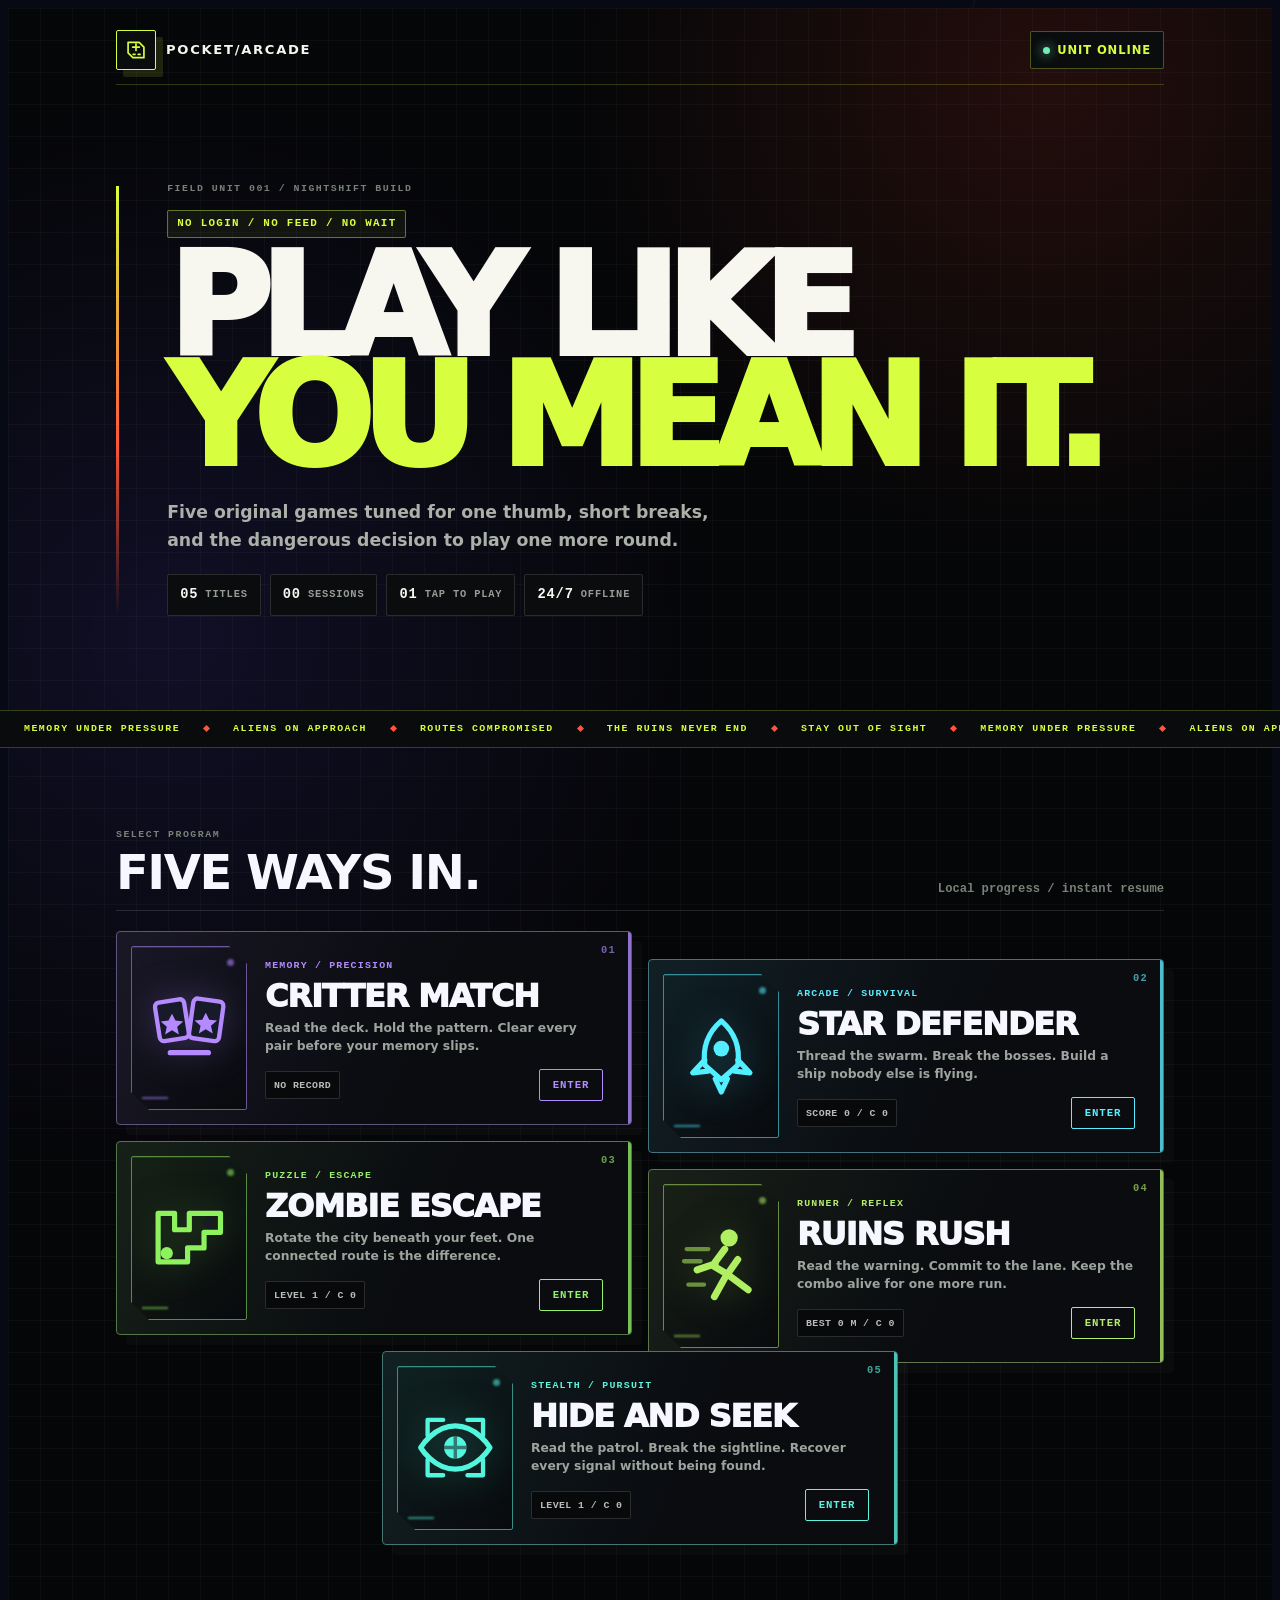
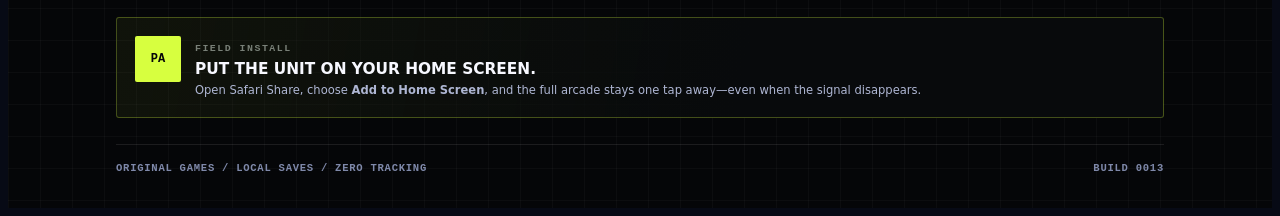
<file: index.html>
<!DOCTYPE html>
<html lang="en">
<head>
  <meta charset="UTF-8">
  <meta name="viewport" content="width=device-width, initial-scale=1, viewport-fit=cover">
  <meta name="description" content="Pocket Arcade Nightshift is a collection of five original, touch-first games built for instant and offline play.">
  <meta name="theme-color" content="#050608">
  <meta name="apple-mobile-web-app-capable" content="yes">
  <meta name="apple-mobile-web-app-status-bar-style" content="black-translucent">
  <meta name="apple-mobile-web-app-title" content="Pocket Arcade">
  <link rel="icon" href="icon.svg" type="image/svg+xml">
  <link rel="manifest" href="manifest.webmanifest">
  <link rel="stylesheet" href="arcade.css">
  <script src="register-sw.js" defer></script>
  <script src="arcade-ui.js" defer></script>
  <title>Pocket Arcade Nightshift</title>
</head>
<body data-theme="home">
  <main class="arcade-home">
    <nav class="home-nav" aria-label="Pocket Arcade status">
      <div class="mini-brand">
        <svg class="mini-brand-mark" aria-hidden="true"><use href="sprites.svg#brand"></use></svg>
        <span>POCKET/ARCADE</span>
      </div>
      <div class="connection-pill">
        <span class="connection-dot" aria-hidden="true"></span>
        <span>UNIT ONLINE</span>
      </div>
    </nav>

    <header class="home-hero">
      <div class="hero-code" aria-hidden="true">FIELD UNIT 001 / NIGHTSHIFT BUILD</div>
      <span class="eyebrow">NO LOGIN / NO FEED / NO WAIT</span>
      <h1>PLAY LIKE<br><span class="gradient-word">YOU MEAN IT.</span></h1>
      <p class="hero-copy">
        Five original games tuned for one thumb, short breaks, and the dangerous decision to play one more round.
      </p>
      <div class="hero-stats" aria-label="Arcade specifications">
        <span class="hero-stat"><b>05</b> TITLES</span>
        <span class="hero-stat"><b id="total-plays">00</b> SESSIONS</span>
        <span class="hero-stat"><b>01</b> TAP TO PLAY</span>
        <span class="hero-stat"><b>24/7</b> OFFLINE</span>
      </div>
      <a class="continue-game" id="continue-game" href="runner.html" hidden>
        <span>RESUME LAST PROGRAM</span>
        <strong id="continue-label">RUINS RUSH</strong>
      </a>
    </header>

    <div class="signal-strip" aria-hidden="true">
      <div class="signal-track">
        <span>MEMORY UNDER PRESSURE</span><i></i><span>ALIENS ON APPROACH</span><i></i><span>ROUTES COMPROMISED</span><i></i><span>THE RUINS NEVER END</span><i></i><span>STAY OUT OF SIGHT</span><i></i>
        <span>MEMORY UNDER PRESSURE</span><i></i><span>ALIENS ON APPROACH</span><i></i><span>ROUTES COMPROMISED</span><i></i><span>THE RUINS NEVER END</span><i></i><span>STAY OUT OF SIGHT</span><i></i>
      </div>
    </div>

    <section class="games-section" aria-labelledby="games-title">
      <div class="section-heading">
        <div>
          <span class="section-kicker">SELECT PROGRAM</span>
          <h2 id="games-title">Five ways in.</h2>
        </div>
        <p>Local progress / instant resume</p>
      </div>

      <nav class="games" aria-label="Available games">
        <a class="game-card matching" data-index="01" data-game-id="matching" href="matching.html">
          <div class="game-icon" aria-hidden="true"><svg><use href="sprites.svg#game-match"></use></svg></div>
          <div class="game-copy">
            <span class="game-genre">MEMORY / PRECISION</span>
            <h2>Critter Match</h2>
            <p>Read the deck. Hold the pattern. Clear every pair before your memory slips.</p>
            <div class="card-footer">
              <span class="best" id="match-best">NO RECORD</span>
              <span class="play" aria-hidden="true">ENTER</span>
            </div>
          </div>
        </a>

        <a class="game-card shooter" data-index="02" data-game-id="shooter" href="shooter.html">
          <div class="game-icon" aria-hidden="true"><svg><use href="sprites.svg#game-space"></use></svg></div>
          <div class="game-copy">
            <span class="game-genre">ARCADE / SURVIVAL</span>
            <h2>Star Defender</h2>
            <p>Thread the swarm. Break the bosses. Build a ship nobody else is flying.</p>
            <div class="card-footer">
              <span class="best" id="shooter-best">SCORE 0 / C 0</span>
              <span class="play" aria-hidden="true">ENTER</span>
            </div>
          </div>
        </a>

        <a class="game-card zombie" data-index="03" data-game-id="zombie" href="zombie.html">
          <div class="game-icon" aria-hidden="true"><svg><use href="sprites.svg#game-zombie"></use></svg></div>
          <div class="game-copy">
            <span class="game-genre">PUZZLE / ESCAPE</span>
            <h2>Zombie Escape</h2>
            <p>Rotate the city beneath your feet. One connected route is the difference.</p>
            <div class="card-footer">
              <span class="best" id="zombie-best">LEVEL 1 / C 0</span>
              <span class="play" aria-hidden="true">ENTER</span>
            </div>
          </div>
        </a>

        <a class="game-card runner" data-index="04" data-game-id="runner" href="runner.html">
          <div class="game-icon" aria-hidden="true"><svg><use href="sprites.svg#game-runner"></use></svg></div>
          <div class="game-copy">
            <span class="game-genre">RUNNER / REFLEX</span>
            <h2>Ruins Rush</h2>
            <p>Read the warning. Commit to the lane. Keep the combo alive for one more run.</p>
            <div class="card-footer">
              <span class="best" id="runner-best">BEST 0 M / C 0</span>
              <span class="play" aria-hidden="true">ENTER</span>
            </div>
          </div>
        </a>

        <a class="game-card hide-seek" data-index="05" data-game-id="hide-seek" href="hide-and-seek.html">
          <div class="game-icon" aria-hidden="true"><svg><use href="sprites.svg#game-hide-seek"></use></svg></div>
          <div class="game-copy">
            <span class="game-genre">STEALTH / PURSUIT</span>
            <h2>Hide and Seek</h2>
            <p>Read the patrol. Break the sightline. Recover every signal without being found.</p>
            <div class="card-footer">
              <span class="best" id="hide-seek-best">LEVEL 1 / C 0</span>
              <span class="play" aria-hidden="true">ENTER</span>
            </div>
          </div>
        </a>
      </nav>
    </section>

    <aside class="install-card" aria-label="Install Pocket Arcade">
      <span class="install-icon" aria-hidden="true">PA</span>
      <div>
        <span class="section-kicker">FIELD INSTALL</span>
        <h2>Put the unit on your home screen.</h2>
        <p>Open Safari Share, choose <strong>Add to Home Screen</strong>, and the full arcade stays one tap away—even when the signal disappears.</p>
      </div>
    </aside>

    <footer class="home-footer">
      <span>ORIGINAL GAMES / LOCAL SAVES / ZERO TRACKING</span>
      <span>BUILD 0013</span>
    </footer>
  </main>

  <script>
    "use strict";

    function readInteger(key) {
      try {
        const value = Number.parseInt(localStorage.getItem(key), 10);
        return Number.isFinite(value) && value >= 0 ? value : 0;
      } catch (error) {
        console.warn(`Could not read ${key}.`, error);
        return 0;
      }
    }

    function readJson(key, fallback) {
      try {
        const value = JSON.parse(localStorage.getItem(key));
        return value && typeof value === "object" ? value : fallback;
      } catch (error) {
        console.warn(`Could not read ${key}.`, error);
        return fallback;
      }
    }

    function loadScores() {
      const matchScore = readJson("critter-match-best-v1", null);
      document.getElementById("match-best").textContent =
        matchScore && Number.isInteger(matchScore.moves)
          ? `${matchScore.moves} MOVES / ${Math.floor(matchScore.time / 60)}:${String(matchScore.time % 60).padStart(2, "0")}`
          : "NO RECORD";

      const shooterScore = readInteger("star-defender-best-v1");
      const shooterCoins = readInteger("star-defender-coins-v1");
      document.getElementById("shooter-best").textContent =
        `SCORE ${shooterScore.toLocaleString()} / C ${shooterCoins.toLocaleString()}`;

      const zombieCoins = readInteger("zombie-escape-coins-v1");
      const zombieProgress = readJson("zombie-puzzle-progress-v1", { unlockedLevel: 1 });
      const zombieLevel = Number.isInteger(zombieProgress.unlockedLevel)
        ? Math.max(1, Math.min(30, zombieProgress.unlockedLevel))
        : 1;
      document.getElementById("zombie-best").textContent =
        `LEVEL ${zombieLevel} / C ${zombieCoins.toLocaleString()}`;

      const runnerDistance = readInteger("ruins-rush-best-v1");
      const runnerCoins = readInteger("ruins-rush-coins-v1");
      document.getElementById("runner-best").textContent =
        `BEST ${runnerDistance.toLocaleString()} M / C ${runnerCoins.toLocaleString()}`;

      const hideCoins = readInteger("hide-and-seek-coins-v1");
      const hideProgress = readJson("hide-and-seek-progress-v1", { unlocked: 1 });
      const hideLevel = Number.isInteger(hideProgress.unlocked)
        ? Math.max(1, Math.min(12, hideProgress.unlocked))
        : 1;
      document.getElementById("hide-seek-best").textContent =
        `LEVEL ${hideLevel} / C ${hideCoins.toLocaleString()}`;

      const plays = readInteger("pocket-arcade-plays-v1");
      document.getElementById("total-plays").textContent = String(plays).padStart(2, "0");
      try {
        const lastGame = localStorage.getItem("pocket-arcade-last-game-v1");
        const games = {
          matching: { name: "CRITTER MATCH", url: "matching.html" },
          shooter: { name: "STAR DEFENDER", url: "shooter.html" },
          zombie: { name: "ZOMBIE ESCAPE", url: "zombie.html" },
          runner: { name: "RUINS RUSH", url: "runner.html" },
          "hide-seek": { name: "HIDE AND SEEK", url: "hide-and-seek.html" }
        };
        if (lastGame && games[lastGame]) {
          const continueLink = document.getElementById("continue-game");
          continueLink.href = games[lastGame].url;
          continueLink.hidden = false;
          document.getElementById("continue-label").textContent = games[lastGame].name;
        }
      } catch (error) {
        console.warn("Last-played game could not be loaded.", error);
      }
    }

    loadScores();
  </script>
</body>
</html>
</file>
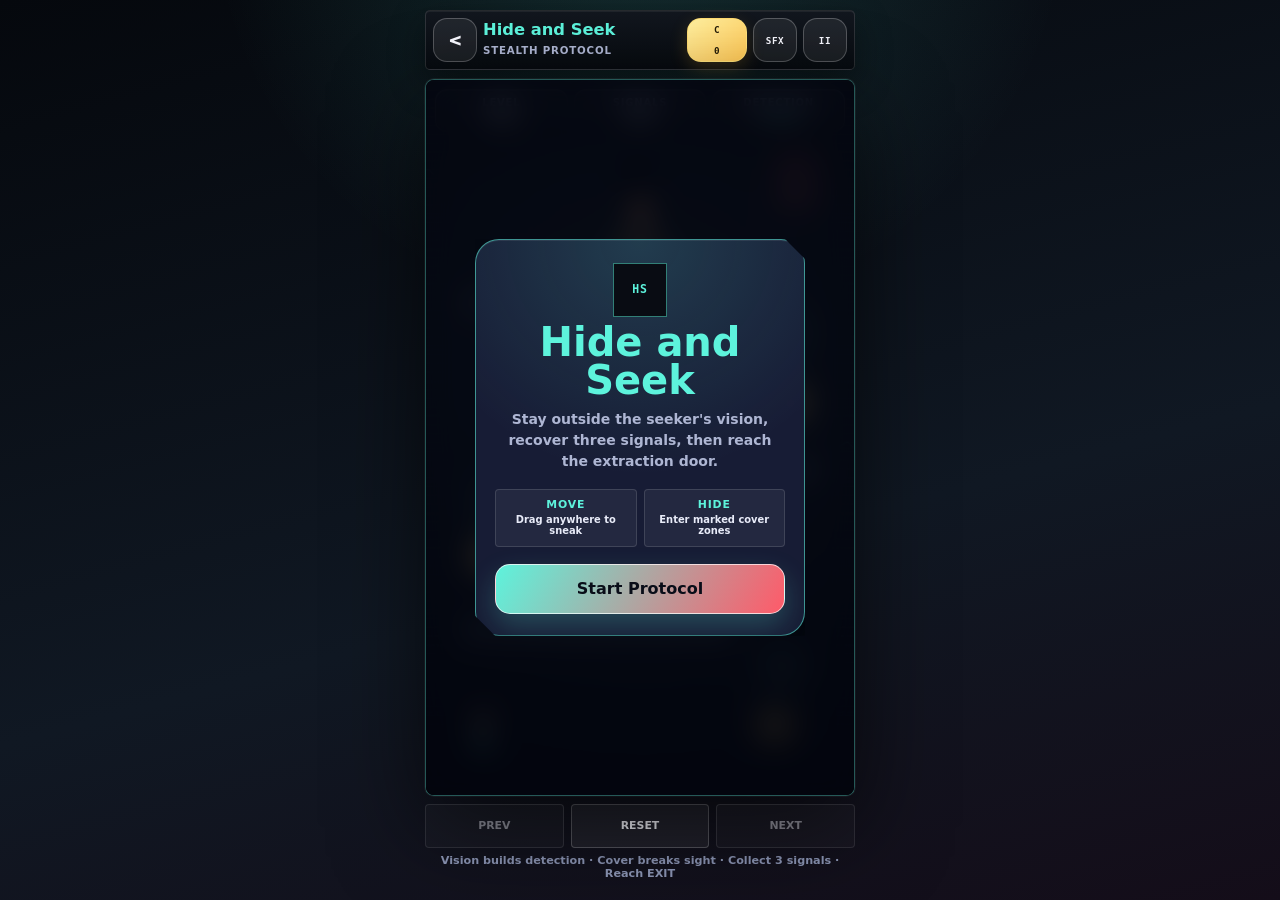
<file: hide-and-seek.html>
<!DOCTYPE html>
<html lang="en">
<head>
  <meta charset="UTF-8">
  <meta name="viewport" content="width=device-width, initial-scale=1, viewport-fit=cover">
  <meta name="theme-color" content="#10141d">
  <meta name="apple-mobile-web-app-capable" content="yes">
  <meta name="apple-mobile-web-app-status-bar-style" content="black-translucent">
  <meta name="apple-mobile-web-app-title" content="Hide and Seek">
  <link rel="manifest" href="manifest.webmanifest">
  <script src="register-sw.js" defer></script>
  <title>Hide and Seek</title>

  <style>
    :root {
      color-scheme: dark;
      --ink: #090c12;
      --cyan: #5df3dc;
      --amber: #ffd361;
      --danger: #ff5a69;
      --white: #f8fbff;
    }

    * { box-sizing: border-box; -webkit-tap-highlight-color: transparent; }
    html, body { width: 100%; min-height: 100%; margin: 0; overflow: hidden; overscroll-behavior: none; }
    body {
      display: flex;
      justify-content: center;
      padding: max(8px, env(safe-area-inset-top)) 10px max(9px, env(safe-area-inset-bottom));
      color: var(--white);
      font-family: ui-rounded, "SF Pro Rounded", "Arial Rounded MT Bold", system-ui, sans-serif;
      background: radial-gradient(circle at 50% 0%, rgba(93, 243, 220, 0.14), transparent 30rem), linear-gradient(160deg, #07090e, #111824 58%, #17121e);
      user-select: none;
      -webkit-user-select: none;
    }
    button, a { font: inherit; touch-action: manipulation; }
    .app { display: flex; flex-direction: column; width: min(100%, 430px); min-height: 0; }
    .topbar { display: grid; grid-template-columns: 44px 1fr auto auto auto; align-items: center; gap: 6px; min-height: 50px; padding-bottom: 7px; }
    .icon-button {
      display: grid; place-items: center; width: 40px; height: 40px; padding: 0;
      border: 2px solid rgba(255,255,255,.38); border-radius: 13px; color: var(--white);
      background: rgba(255,255,255,.09); text-decoration: none; font-weight: 950;
    }
    .coin-display { width: auto; min-width: 58px; padding: 0 7px; color: #251d09; border-color: #ffe69a; background: linear-gradient(145deg,#fff0a4,#ffc84c); box-shadow: 0 4px 0 #946019; font-size: .72rem; }
    .game-name { min-width: 0; }
    .game-name strong { display: block; overflow: hidden; color: var(--cyan); font-size: 1.04rem; line-height: 1; text-overflow: ellipsis; white-space: nowrap; text-shadow: 0 2px 0 #176f67; }
    .game-name span { color: #a9bac4; font-size: .62rem; font-weight: 850; letter-spacing: .08em; text-transform: uppercase; }
    .arena { position: relative; width: 100%; overflow: hidden; border: 3px solid rgba(93,243,220,.66); border-radius: 24px; background: #0b1018; box-shadow: 0 0 0 3px rgba(36,103,100,.48), 0 11px 28px rgba(0,0,0,.5); aspect-ratio: 390 / 650; }
    canvas { display: block; width: 100%; height: 100%; touch-action: none; }
    .hud { position: absolute; top: 9px; left: 9px; right: 9px; z-index: 2; display: grid; grid-template-columns: repeat(3,1fr); gap: 6px; pointer-events: none; }
    .stat { padding: 6px 4px; border: 1.5px solid rgba(255,255,255,.26); border-radius: 11px; background: rgba(7,13,21,.76); text-align: center; backdrop-filter: blur(5px); -webkit-backdrop-filter: blur(5px); }
    .stat small { display: block; color: #9aaab8; font-size: .5rem; font-weight: 900; letter-spacing: .08em; text-transform: uppercase; }
    .stat strong { display: block; margin-top: 1px; font-size: .8rem; }
    #alert { color: var(--cyan); }
    .controls { display: grid; grid-template-columns: repeat(3,1fr); gap: 7px; padding-top: 8px; }
    .control-button { min-height: 42px; padding: 6px; border: 2px solid rgba(255,255,255,.32); border-radius: 13px; color: #edf9f7; background: rgba(255,255,255,.08); box-shadow: 0 4px 0 rgba(0,0,0,.24); font-size: .68rem; font-weight: 900; }
    .control-button:disabled { opacity: .38; }
    .hint { margin: 6px 0 0; color: #8f9fab; font-size: .64rem; font-weight: 750; text-align: center; }
    .overlay { position: absolute; inset: 0; z-index: 5; display: grid; place-items: center; padding: 23px; background: rgba(4,8,13,.8); opacity: 0; pointer-events: none; transition: opacity 180ms ease; backdrop-filter: blur(7px); -webkit-backdrop-filter: blur(7px); }
    .overlay.visible { opacity: 1; pointer-events: auto; }
    .panel { width: min(100%,330px); padding: 23px 19px 21px; border: 3px solid var(--cyan); border-radius: 24px; background: linear-gradient(155deg,rgba(20,39,45,.98),rgba(40,30,50,.98)); box-shadow: 0 8px 0 #071013, 0 0 30px rgba(93,243,220,.18); text-align: center; transform: scale(.92); transition: transform 220ms cubic-bezier(.2,1.3,.5,1); }
    .overlay.visible .panel { transform: scale(1); }
    .panel-icon { display: block; margin-bottom: 6px; font-size: 1.2rem; font-weight: 950; letter-spacing: .12em; }
    .panel h1 { margin: 0 0 9px; color: var(--cyan); font-size: clamp(1.8rem,9vw,2.5rem); line-height: .96; text-shadow: 0 4px 0 #176f67; }
    .panel p { margin: 0 0 17px; color: #cbd8de; font-size: .82rem; font-weight: 750; line-height: 1.5; }
    .instructions { display: grid; grid-template-columns: repeat(2,1fr); gap: 7px; margin-bottom: 17px; }
    .instruction { padding: 8px 5px; border-radius: 11px; color: #ebf7f5; background: rgba(255,255,255,.08); font-size: .62rem; font-weight: 850; }
    .instruction b { display: block; margin-bottom: 3px; color: var(--cyan); font-size: .68rem; letter-spacing: .08em; }
    .primary-button { width: 100%; min-height: 50px; border: 2px solid #fff; border-radius: 15px; color: #0a2522; background: linear-gradient(145deg,#8dffe8,#63d9c8); box-shadow: 0 6px 0 #248879; font-weight: 950; }
    @media (max-height:740px) { .topbar{min-height:44px}.icon-button{width:37px;height:37px}.controls{padding-top:5px}.control-button{min-height:36px}.hint{display:none} }
    @media (prefers-reduced-motion:reduce) { *{transition:none!important} }
  </style>
  <link rel="icon" href="icon.svg" type="image/svg+xml">
  <link rel="stylesheet" href="arcade.css">
  <script src="arcade-ui.js" defer></script>
</head>
<body data-theme="hide-seek" data-game="hide-seek">
  <main class="app">
    <header class="topbar">
      <a class="icon-button" href="./" aria-label="Back to game menu">&lt;</a>
      <div class="game-name"><strong>Hide and Seek</strong><span>Stealth Protocol</span></div>
      <div class="icon-button coin-display" aria-label="Collected coins">C <span id="coins">0</span></div>
      <button class="icon-button" id="sound-button" type="button" aria-label="Turn sound off">SFX</button>
      <button class="icon-button" id="pause-button" type="button" aria-label="Pause game" disabled>II</button>
    </header>

    <section class="arena" aria-label="Hide and Seek stealth game">
      <canvas id="game-canvas" width="390" height="650" aria-label="Drag to move, avoid the seeker's vision, collect signals, and reach the exit"></canvas>
      <div class="hud">
        <div class="stat"><small>Level</small><strong id="level">1/12</strong></div>
        <div class="stat"><small>Signals</small><strong id="signals">0/3</strong></div>
        <div class="stat"><small>Detection</small><strong id="alert">CLEAR</strong></div>
      </div>
      <div class="sr-only" id="live-status" role="status" aria-live="polite"></div>

      <div class="overlay visible" id="overlay" role="dialog" aria-modal="true" aria-labelledby="panel-title">
        <div class="panel">
          <span class="panel-icon" id="panel-icon" aria-hidden="true">HS</span>
          <h1 id="panel-title">Hide and Seek</h1>
          <p id="panel-message">Stay outside the vision cone, recover three signals, then reach the extraction door.</p>
          <div class="instructions" id="instructions">
            <div class="instruction"><b>MOVE</b>Drag anywhere to sneak</div>
            <div class="instruction"><b>HIDE</b>Enter marked cover zones</div>
          </div>
          <button class="primary-button" id="action-button" type="button">Start Protocol</button>
        </div>
      </div>
    </section>

    <div class="controls" aria-label="Level controls">
      <button class="control-button" id="previous-level" type="button">PREV</button>
      <button class="control-button" id="reset-button" type="button">RESET</button>
      <button class="control-button" id="next-level" type="button">NEXT</button>
    </div>
    <p class="hint">Vision builds detection · Cover breaks sight · Collect 3 signals · Reach EXIT</p>
  </main>

  <script>
    "use strict";

    const WIDTH = 390;
    const HEIGHT = 650;
    const MAX_LEVEL = 12;
    const BEST_KEY = "hide-and-seek-best-v1";
    const COINS_KEY = "hide-and-seek-coins-v1";
    const PROGRESS_KEY = "hide-and-seek-progress-v1";
    const SOUND_KEY = "hide-and-seek-sound-v1";
    const PLAY_BOUNDS = { left: 16, top: 68, right: 374, bottom: 634 };

    const canvas = document.getElementById("game-canvas");
    const context = canvas.getContext("2d", { alpha: false });
    const levelDisplay = document.getElementById("level");
    const signalsDisplay = document.getElementById("signals");
    const alertDisplay = document.getElementById("alert");
    const coinsDisplay = document.getElementById("coins");
    const overlay = document.getElementById("overlay");
    const panelIcon = document.getElementById("panel-icon");
    const panelTitle = document.getElementById("panel-title");
    const panelMessage = document.getElementById("panel-message");
    const instructions = document.getElementById("instructions");
    const actionButton = document.getElementById("action-button");
    const soundButton = document.getElementById("sound-button");
    const pauseButton = document.getElementById("pause-button");
    const previousLevelButton = document.getElementById("previous-level");
    const resetButton = document.getElementById("reset-button");
    const nextLevelButton = document.getElementById("next-level");
    const liveStatus = document.getElementById("live-status");

    const MAPS = [
      {
        player: { x: 52, y: 590 }, seeker: { x: 195, y: 110 }, exit: { x: 338, y: 92 },
        walls: [{x:34,y:195,w:245,h:22},{x:112,y:348,w:244,h:22},{x:34,y:492,w:245,h:22}],
        hides: [{x:326,y:230,r:26},{x:66,y:386,r:25},{x:325,y:535,r:25}],
        signals: [{x:332,y:292},{x:56,y:432},{x:318,y:590}],
        patrol: [{x:195,y:108},{x:322,y:285},{x:68,y:420},{x:315,y:570},{x:195,y:108}]
      },
      {
        player:{x:195,y:596},seeker:{x:65,y:105},exit:{x:335,y:88},
        walls:[{x:105,y:92,w:22,h:205},{x:254,y:218,w:22,h:218},{x:105,y:392,w:22,h:205}],
        hides:[{x:168,y:155,r:25},{x:330,y:390,r:25},{x:60,y:532,r:25}],
        signals:[{x:210,y:170},{x:326,y:475},{x:55,y:338}],
        patrol:[{x:63,y:105},{x:220,y:190},{x:330,y:330},{x:175,y:470},{x:60,y:580}]
      },
      {
        player:{x:45,y:588},seeker:{x:335,y:105},exit:{x:55,y:88},
        walls:[{x:78,y:158,w:120,h:22},{x:238,y:158,w:95,h:22},{x:32,y:315,w:100,h:22},{x:173,y:315,w:185,h:22},{x:70,y:468,w:215,h:22}],
        hides:[{x:340,y:220,r:25},{x:148,y:382,r:25},{x:328,y:540,r:25}],
        signals:[{x:220,y:235},{x:55,y:395},{x:195,y:555}],
        patrol:[{x:335,y:105},{x:210,y:245},{x:60,y:380},{x:325,y:440},{x:210,y:590}]
      },
      {
        player:{x:340,y:590},seeker:{x:195,y:105},exit:{x:48,y:90},
        walls:[{x:54,y:145,w:22,h:165},{x:140,y:230,w:205,h:22},{x:310,y:252,w:22,h:170},{x:55,y:420,w:205,h:22},{x:142,y:442,w:22,h:150}],
        hides:[{x:105,y:200,r:24},{x:270,y:375,r:25},{x:70,y:560,r:24}],
        signals:[{x:250,y:150},{x:95,y:365},{x:245,y:550}],
        patrol:[{x:195,y:105},{x:330,y:190},{x:260,y:360},{x:85,y:360},{x:200,y:565}]
      }
    ];

    let state = "start";
    let currentLevel = 1;
    let bestScore = readInteger(BEST_KEY);
    let coins = readInteger(COINS_KEY);
    let progress = readProgress();
    let soundEnabled = readSound();
    let audioContext = null;
    let player;
    let seeker;
    let map;
    let tokens = [];
    let alertLevel = 0;
    let maximumAlert = 0;
    let elapsed = 0;
    let particles = [];
    let scenePlate = null;
    let pulseTime = 0;
    let lastFrameTime = 0;
    let activePointer = null;
    let detectedLastFrame = false;
    const reducedMotion = window.matchMedia("(prefers-reduced-motion: reduce)").matches;
    const joystick = { active:false, baseX:0, baseY:0, knobX:0, knobY:0, x:0, y:0 };
    const pressedKeys = new Set();

    function readInteger(key) {
      try { const value=Number.parseInt(localStorage.getItem(key),10); return Number.isFinite(value)&&value>=0?value:0; }
      catch(error){ console.warn(`Could not read ${key}.`,error); return 0; }
    }

    function readProgress() {
      try {
        const saved=JSON.parse(localStorage.getItem(PROGRESS_KEY));
        if(!saved||typeof saved!=="object") return {unlocked:1,completed:{}};
        return {unlocked:Number.isInteger(saved.unlocked)?Math.max(1,Math.min(MAX_LEVEL,saved.unlocked)):1,completed:saved.completed&&typeof saved.completed==="object"?saved.completed:{}};
      } catch(error){ console.warn("Progress could not be read.",error); return {unlocked:1,completed:{}}; }
    }

    function readSound(){ try{return localStorage.getItem(SOUND_KEY)!=="off"}catch(error){return true} }
    function saveProgress(){
      try {
        localStorage.setItem(BEST_KEY,String(bestScore));
        localStorage.setItem(COINS_KEY,String(coins));
        localStorage.setItem(PROGRESS_KEY,JSON.stringify(progress));
        localStorage.setItem(SOUND_KEY,soundEnabled?"on":"off");
      } catch(error){ console.warn("Progress could not be saved.",error); }
    }

    function configureCanvas(){
      const ratio=Math.min(window.devicePixelRatio||1,2);
      canvas.width=Math.round(WIDTH*ratio); canvas.height=Math.round(HEIGHT*ratio);
      context.setTransform(ratio,0,0,ratio,0,0); context.imageSmoothingEnabled=true;
    }
    function clamp(value,min,max){return Math.max(min,Math.min(max,value))}
    function distanceBetween(a,b){return Math.hypot(a.x-b.x,a.y-b.y)}
    function pointInRect(x,y,rect,padding=0){return x>=rect.x-padding&&x<=rect.x+rect.w+padding&&y>=rect.y-padding&&y<=rect.y+rect.h+padding}
    function circleHitsRect(entity,rect){
      const nearestX=clamp(entity.x,rect.x,rect.x+rect.w); const nearestY=clamp(entity.y,rect.y,rect.y+rect.h);
      return Math.hypot(entity.x-nearestX,entity.y-nearestY)<entity.radius;
    }
    function angleDifference(first,second){return Math.atan2(Math.sin(first-second),Math.cos(first-second))}

    function initializeAudio(){
      if(!soundEnabled)return;
      try{const AudioContextClass=window.AudioContext||window.webkitAudioContext;if(!AudioContextClass)return;if(!audioContext)audioContext=new AudioContextClass();if(audioContext.state==="suspended")audioContext.resume().catch(()=>{});}catch(error){console.warn("Audio unavailable.",error)}
    }
    function playTone(frequency,duration,type="sine",volume=.04,delay=0){
      if(!soundEnabled)return;
      try{initializeAudio();if(!audioContext)return;const start=audioContext.currentTime+delay;const oscillator=audioContext.createOscillator();const gain=audioContext.createGain();oscillator.type=type;oscillator.frequency.setValueAtTime(frequency,start);gain.gain.setValueAtTime(.0001,start);gain.gain.exponentialRampToValueAtTime(volume,start+.012);gain.gain.exponentialRampToValueAtTime(.0001,start+duration);oscillator.connect(gain);gain.connect(audioContext.destination);oscillator.start(start);oscillator.stop(start+duration+.03);}catch(error){console.warn("Sound failed.",error)}
    }
    function vibrate(pattern){try{if(typeof navigator.vibrate==="function")navigator.vibrate(pattern)}catch(error){console.warn("Haptics unavailable.",error)}}

    function levelMap(levelNumber){
      const base=MAPS[(levelNumber-1)%MAPS.length];
      const variant=Math.floor((levelNumber-1)/MAPS.length);
      return JSON.parse(JSON.stringify({...base,variant}));
    }

    function loadLevel(levelNumber,showIntro=false){
      currentLevel=clamp(levelNumber,1,MAX_LEVEL); map=levelMap(currentLevel); buildScenePlate();
      player={x:map.player.x,y:map.player.y,radius:12,speed:142,hidden:false};
      seeker={x:map.seeker.x,y:map.seeker.y,radius:14,angle:Math.PI/2,waypoint:0,state:"patrol",lastSeen:{x:map.player.x,y:map.player.y},searchTimer:0,stuckTimer:0};
      tokens=map.signals.map((token,index)=>({...token,index,collected:false,phase:index*2.1}));
      alertLevel=0; maximumAlert=0; elapsed=0; particles=[]; detectedLastFrame=false;
      joystick.active=false; joystick.x=0; joystick.y=0;
      state=showIntro?"start":"running"; pauseButton.disabled=showIntro;
      updateHud();
      if(showIntro)showOverlay("HS","Hide and Seek","Stay outside the seeker's vision, recover three signals, then reach the extraction door.","Start Protocol",true);
      else hideOverlay();
      lastFrameTime=performance.now();
    }

    function updateHud(){
      const collected=tokens.filter(token=>token.collected).length;
      levelDisplay.textContent=`${currentLevel}/${MAX_LEVEL}`;
      signalsDisplay.textContent=`${collected}/3`;
      coinsDisplay.textContent=coins.toLocaleString();
      const status=player?.hidden?"HIDDEN":alertLevel>.7?"DANGER":alertLevel>.25?"SEEN":"CLEAR";
      alertDisplay.textContent=status;
      alertDisplay.style.color=status==="DANGER"?"#ff5a69":status==="SEEN"?"#ffd361":"#5df3dc";
      previousLevelButton.disabled=currentLevel<=1||state==="caught";
      nextLevelButton.disabled=currentLevel>=progress.unlocked||state==="caught";
    }

    function showOverlay(code,title,message,button,showInstructions=false){panelIcon.textContent=code;panelTitle.textContent=title;panelMessage.textContent=message;actionButton.textContent=button;instructions.hidden=!showInstructions;overlay.classList.add("visible")}
    function hideOverlay(){overlay.classList.remove("visible")}
    function startGame(){initializeAudio();loadLevel(currentLevel);state="running";pauseButton.disabled=false;pauseButton.textContent="II";pauseButton.setAttribute("aria-label","Pause game")}
    function pauseGame(){if(state!=="running")return;state="paused";joystick.active=false;joystick.x=0;joystick.y=0;pauseButton.textContent="GO";pauseButton.setAttribute("aria-label","Resume game");saveProgress();showOverlay("HOLD","Protocol Paused",`${tokens.filter(token=>token.collected).length}/3 signals recovered.`,"Resume")}
    function resumeGame(){if(state!=="paused")return;state="running";pauseButton.textContent="II";pauseButton.setAttribute("aria-label","Pause game");hideOverlay();lastFrameTime=performance.now()}

    function completeLevel(){
      if(state!=="running")return; state="complete"; pauseButton.disabled=true;
      const timeScore=Math.max(0,1800-Math.floor(elapsed*22)); const stealthScore=Math.max(0,900-Math.floor(maximumAlert*700));
      const score=timeScore+stealthScore+currentLevel*320; const key=String(currentLevel); const previous=progress.completed[key];
      const firstClear=!previous; progress.completed[key]={bestScore:previous?Math.max(previous.bestScore,score):score,bestTime:previous?Math.min(previous.bestTime,Math.ceil(elapsed)):Math.ceil(elapsed)};
      progress.unlocked=Math.max(progress.unlocked,Math.min(MAX_LEVEL,currentLevel+1)); const reward=firstClear?18+currentLevel*3:4; coins+=reward;
      if(score>bestScore)bestScore=score; saveProgress(); updateHud();
      createBurst(player.x,player.y,"#5df3dc",24); playTone(520,.12,"sine",.05);playTone(760,.16,"sine",.05,.1);playTone(980,.2,"sine",.05,.2);
      showOverlay("CLEAR","Extraction Complete",`Score ${score.toLocaleString()} · ${Math.ceil(elapsed)} seconds · ${reward} coins recovered.`,currentLevel<MAX_LEVEL?"Next Level":"Replay")
    }

    function caught(){
      if(state!=="running")return;state="caught";pauseButton.disabled=true;saveProgress();createBurst(player.x,player.y,"#ff5a69",22);playTone(120,.35,"sawtooth",.08);vibrate([70,40,90]);
      showOverlay("SEEN","You Were Found",`${tokens.filter(token=>token.collected).length}/3 signals recovered. Use cover and break line of sight.`,"Retry Level")
    }

    function isBlocked(entity){return map.walls.some(wall=>circleHitsRect(entity,wall))}
    function moveEntity(entity,dx,dy){
      const oldX=entity.x;entity.x=clamp(entity.x+dx,PLAY_BOUNDS.left+entity.radius,PLAY_BOUNDS.right-entity.radius);if(isBlocked(entity))entity.x=oldX;
      const oldY=entity.y;entity.y=clamp(entity.y+dy,PLAY_BOUNDS.top+entity.radius,PLAY_BOUNDS.bottom-entity.radius);if(isBlocked(entity))entity.y=oldY;
      return Math.hypot(entity.x-oldX,entity.y-oldY);
    }

    function playerIsHidden(){return map.hides.some(hide=>distanceBetween(player,hide)<hide.r-3)}
    function clearLineOfSight(from,to){
      const steps=Math.ceil(distanceBetween(from,to)/8);
      for(let index=1;index<steps;index+=1){const ratio=index/steps;const x=from.x+(to.x-from.x)*ratio;const y=from.y+(to.y-from.y)*ratio;if(map.walls.some(wall=>pointInRect(x,y,wall,2)))return false;}
      return true;
    }
    function seekerCanSeePlayer(){
      if(player.hidden)return false;const distance=distanceBetween(seeker,player);if(distance>185)return false;
      const angle=Math.atan2(player.y-seeker.y,player.x-seeker.x);if(Math.abs(angleDifference(angle,seeker.angle))>.54)return false;
      return clearLineOfSight(seeker,player);
    }

    function updatePlayer(deltaTime){
      let x=joystick.x,y=joystick.y;if(pressedKeys.has("ArrowLeft")||pressedKeys.has("a"))x-=1;if(pressedKeys.has("ArrowRight")||pressedKeys.has("d"))x+=1;if(pressedKeys.has("ArrowUp")||pressedKeys.has("w"))y-=1;if(pressedKeys.has("ArrowDown")||pressedKeys.has("s"))y+=1;
      const magnitude=Math.hypot(x,y);if(magnitude>0){x/=Math.max(1,magnitude);y/=Math.max(1,magnitude);moveEntity(player,x*player.speed*deltaTime,y*player.speed*deltaTime)}
      player.hidden=playerIsHidden();
      for(const token of tokens){if(!token.collected&&distanceBetween(player,token)<20){token.collected=true;coins+=1;saveProgress();createBurst(token.x,token.y,"#ffd361",12);playTone(820,.09,"sine",.04);liveStatus.textContent=`Signal ${tokens.filter(item=>item.collected).length} recovered.`;vibrate(14)}}
      if(tokens.every(token=>token.collected)&&distanceBetween(player,map.exit)<24)completeLevel();
    }

    function updateSeeker(deltaTime){
      const canSee=seekerCanSeePlayer();
      if(canSee){seeker.state="chase";seeker.lastSeen={x:player.x,y:player.y};seeker.searchTimer=2.8;alertLevel=Math.min(1,alertLevel+deltaTime*.78);if(!detectedLastFrame){playTone(170,.16,"square",.045);liveStatus.textContent="Detected. Break line of sight."}detectedLastFrame=true;}
      else{detectedLastFrame=false;alertLevel=Math.max(0,alertLevel-deltaTime*(player.hidden?1.05:.42));if(seeker.state==="chase")seeker.state="search";if(seeker.state==="search"){seeker.searchTimer-=deltaTime;if(seeker.searchTimer<=0)seeker.state="patrol"}}
      maximumAlert=Math.max(maximumAlert,alertLevel);if(alertLevel>=1){caught();return}

      let target;let speed=48+currentLevel*2.4+map.variant*5;
      if(seeker.state==="chase"){target=player;speed*=1.5}else if(seeker.state==="search")target=seeker.lastSeen;else target=map.patrol[seeker.waypoint%map.patrol.length];
      const dx=target.x-seeker.x,dy=target.y-seeker.y,magnitude=Math.hypot(dx,dy)||1;seeker.angle=Math.atan2(dy,dx);
      const moved=moveEntity(seeker,dx/magnitude*speed*deltaTime,dy/magnitude*speed*deltaTime);
      seeker.stuckTimer=moved<.05?seeker.stuckTimer+deltaTime:0;
      if((seeker.state==="patrol"&&magnitude<15)||seeker.stuckTimer>1.1){seeker.waypoint=(seeker.waypoint+1)%map.patrol.length;seeker.stuckTimer=0}
      if(distanceBetween(seeker,player)<seeker.radius+player.radius+2)caught();
    }

    function createBurst(x,y,color,amount){const count=reducedMotion?Math.min(4,amount):amount;for(let index=0;index<count;index+=1){const angle=Math.random()*Math.PI*2;const speed=30+Math.random()*100;particles.push({x,y,vx:Math.cos(angle)*speed,vy:Math.sin(angle)*speed,life:.35+Math.random()*.4,maxLife:.75,radius:1.5+Math.random()*3,color})}}
    function updateParticles(deltaTime){for(let index=particles.length-1;index>=0;index-=1){const particle=particles[index];particle.life-=deltaTime;particle.x+=particle.vx*deltaTime;particle.y+=particle.vy*deltaTime;particle.vx*=.98;particle.vy*=.98;if(particle.life<=0)particles.splice(index,1)}}
    function update(deltaTime){elapsed+=deltaTime;pulseTime+=deltaTime;updatePlayer(deltaTime);if(state!=="running")return;updateSeeker(deltaTime);updateParticles(deltaTime);updateHud()}

    function roundedRect(x,y,w,h,r){const radius=Math.min(r,w/2,h/2);context.beginPath();context.moveTo(x+radius,y);context.lineTo(x+w-radius,y);context.arcTo(x+w,y,x+w,y+radius,radius);context.lineTo(x+w,y+h-radius);context.arcTo(x+w,y+h,x+w-radius,y+h,radius);context.lineTo(x+radius,y+h);context.arcTo(x,y+h,x,y+h-radius,radius);context.lineTo(x,y+radius);context.arcTo(x,y,x+radius,y,radius);context.closePath()}
    function buildScenePlate(){
      const plate=document.createElement("canvas");plate.width=WIDTH;plate.height=HEIGHT;const plateContext=plate.getContext("2d",{alpha:false});
      const gradient=plateContext.createLinearGradient(0,0,0,HEIGHT);gradient.addColorStop(0,"#17232e");gradient.addColorStop(1,"#090e15");plateContext.fillStyle=gradient;plateContext.fillRect(0,0,WIDTH,HEIGHT);
      plateContext.strokeStyle="rgba(133,190,190,.06)";plateContext.lineWidth=1;for(let x=15;x<WIDTH;x+=30){plateContext.beginPath();plateContext.moveTo(x,65);plateContext.lineTo(x,HEIGHT);plateContext.stroke()}for(let y=65;y<HEIGHT;y+=30){plateContext.beginPath();plateContext.moveTo(0,y);plateContext.lineTo(WIDTH,y);plateContext.stroke()}
      plateContext.globalAlpha=.18;plateContext.strokeStyle="#5df3dc";for(let index=0;index<18;index+=1){const x=(index*83)%WIDTH,y=85+(index*57)%(HEIGHT-100);plateContext.beginPath();plateContext.moveTo(x-6,y);plateContext.lineTo(x+2,y-4);plateContext.lineTo(x+7,y+1);plateContext.stroke()}plateContext.globalAlpha=1;
      for(const wall of map.walls){plateContext.fillStyle="rgba(0,0,0,.35)";plateContext.fillRect(wall.x+6,wall.y+7,wall.w,wall.h);const wallGradient=plateContext.createLinearGradient(wall.x,wall.y,wall.x,wall.y+wall.h);wallGradient.addColorStop(0,"#465460");wallGradient.addColorStop(.22,"#2e3945");wallGradient.addColorStop(1,"#151d27");plateContext.fillStyle=wallGradient;plateContext.fillRect(wall.x,wall.y,wall.w,wall.h);plateContext.strokeStyle="rgba(172,217,220,.28)";plateContext.lineWidth=1.5;plateContext.strokeRect(wall.x+.75,wall.y+.75,wall.w-1.5,wall.h-1.5);plateContext.fillStyle="rgba(93,243,220,.12)";plateContext.fillRect(wall.x+5,wall.y+4,Math.max(0,wall.w-10),2)}
      scenePlate=plate;
    }
    function drawFloor(){
      if(scenePlate)context.drawImage(scenePlate,0,0,WIDTH,HEIGHT);else{context.fillStyle="#090e15";context.fillRect(0,0,WIDTH,HEIGHT)}
    }
    function drawVision(){
      const distance=190,start=seeker.angle-.54,end=seeker.angle+.54;context.save();
      context.beginPath();context.rect(0,0,WIDTH,HEIGHT);for(const wall of map.walls)context.rect(wall.x,wall.y,wall.w,wall.h);context.clip("evenodd");
      const gradient=context.createRadialGradient(seeker.x,seeker.y,8,seeker.x,seeker.y,distance);gradient.addColorStop(0,alertLevel>.45?"rgba(255,79,91,.38)":"rgba(255,211,97,.28)");gradient.addColorStop(.65,alertLevel>.45?"rgba(255,79,91,.16)":"rgba(255,211,97,.12)");gradient.addColorStop(1,"rgba(255,211,97,0)");context.fillStyle=gradient;context.beginPath();context.moveTo(seeker.x,seeker.y);context.arc(seeker.x,seeker.y,distance,start,end);context.closePath();context.fill();
      context.strokeStyle=alertLevel>.45?"rgba(255,90,105,.38)":"rgba(255,211,97,.24)";context.lineWidth=1;context.stroke();context.restore();
    }
    function drawHides(){for(const hide of map.hides){const active=distanceBetween(player,hide)<hide.r-3;context.save();context.translate(hide.x,hide.y);context.strokeStyle=active?"#5df3dc":"rgba(93,243,220,.42)";context.lineWidth=active?4:2;context.setLineDash([5,5]);context.beginPath();context.arc(0,0,hide.r+Math.sin(pulseTime*2)*2,0,Math.PI*2);context.stroke();context.setLineDash([]);context.fillStyle=active?"rgba(93,243,220,.17)":"rgba(93,243,220,.05)";context.fill();context.fillStyle="#9edbd2";context.font="800 8px ui-monospace,monospace";context.textAlign="center";context.fillText("HIDE",0,3);context.restore()}}
    function drawWalls(){for(const wall of map.walls){context.save();context.shadowColor="rgba(0,0,0,.55)";context.shadowBlur=12;context.shadowOffsetY=7;const gradient=context.createLinearGradient(wall.x,wall.y,wall.x,wall.y+wall.h);gradient.addColorStop(0,"#465460");gradient.addColorStop(.22,"#2e3945");gradient.addColorStop(1,"#151d27");context.fillStyle=gradient;roundedRect(wall.x,wall.y,wall.w,wall.h,5);context.fill();context.shadowBlur=0;context.strokeStyle="rgba(172,217,220,.28)";context.lineWidth=1.5;context.stroke();context.fillStyle="rgba(93,243,220,.12)";context.fillRect(wall.x+5,wall.y+4,Math.max(0,wall.w-10),2);context.restore()}}
    function drawExit(){const unlocked=tokens.every(token=>token.collected);context.save();context.translate(map.exit.x,map.exit.y);context.shadowColor=unlocked?"#5df3dc":"#ff5a69";context.shadowBlur=unlocked?18:4;context.fillStyle=unlocked?"#6ff5de":"#5d3440";context.strokeStyle="#071014";context.lineWidth=3;roundedRect(-17,-24,34,48,4);context.fill();context.stroke();context.shadowBlur=0;context.fillStyle="#0a2925";context.font="900 8px ui-monospace,monospace";context.textAlign="center";context.fillText(unlocked?"EXIT":"LOCK",0,3);context.restore()}
    function drawTokens(){for(const token of tokens){if(token.collected)continue;context.save();context.translate(token.x,token.y+Math.sin(pulseTime*3+token.phase)*3);context.rotate(pulseTime*.7+token.phase);context.globalCompositeOperation="lighter";context.fillStyle="rgba(255,211,97,.2)";context.beginPath();context.arc(0,0,24,0,Math.PI*2);context.fill();context.globalCompositeOperation="source-over";context.fillStyle="#ffd361";context.strokeStyle="#6e4b15";context.lineWidth=3;context.beginPath();for(let side=0;side<6;side+=1){const angle=side*Math.PI/3-Math.PI/2;const x=Math.cos(angle)*10,y=Math.sin(angle)*10;side?context.lineTo(x,y):context.moveTo(x,y)}context.closePath();context.fill();context.stroke();context.fillStyle="#2e260d";context.font="900 9px ui-monospace,monospace";context.textAlign="center";context.textBaseline="middle";context.fillText("S",0,1);context.restore()}}
    function drawPlayer(){
      context.save();context.translate(player.x,player.y);context.globalAlpha=player.hidden?.42:1;
      context.fillStyle="rgba(0,0,0,.38)";context.beginPath();context.ellipse(2,15,15,6,0,0,Math.PI*2);context.fill();
      context.shadowColor=player.hidden?"#5df3dc":"rgba(0,0,0,.45)";context.shadowBlur=player.hidden?14:4;
      const jacket=context.createLinearGradient(-11,-5,11,22);jacket.addColorStop(0,"#b9fff3");jacket.addColorStop(.28,"#4ed4c4");jacket.addColorStop(1,"#184a50");context.fillStyle=jacket;context.strokeStyle="#07171a";context.lineWidth=3;roundedRect(-10,3,20,22,6);context.fill();context.stroke();
      const face=context.createRadialGradient(-3,-8,1,0,-5,12);face.addColorStop(0,"#f1d0ad");face.addColorStop(.55,"#bf8d6a");face.addColorStop(1,"#644b3e");context.fillStyle=face;context.beginPath();context.arc(0,-7,10,0,Math.PI*2);context.fill();context.stroke();
      context.fillStyle="#effffd";context.beginPath();context.ellipse(-3,-8,1.6,1,0,0,Math.PI*2);context.ellipse(3,-8,1.6,1,0,0,Math.PI*2);context.fill();
      context.restore();
    }
    function drawSeeker(){
      context.save();context.translate(seeker.x,seeker.y);context.rotate(seeker.angle+Math.PI/2);
      context.fillStyle="rgba(0,0,0,.4)";context.beginPath();context.ellipse(2,19,18,7,0,0,Math.PI*2);context.fill();
      context.shadowColor=alertLevel>.25?"#ff5a69":"rgba(0,0,0,.5)";context.shadowBlur=alertLevel>.25?14:4;
      const coat=context.createLinearGradient(-14,4,14,31);coat.addColorStop(0,"#38404d");coat.addColorStop(.5,"#191e28");coat.addColorStop(1,"#070a0e");context.fillStyle=coat;context.strokeStyle="#090b10";context.lineWidth=3;roundedRect(-13,4,26,28,7);context.fill();context.stroke();
      const skin=context.createRadialGradient(-4,-10,1,0,-5,14);skin.addColorStop(0,alertLevel>.45?"#ff8f8f":"#ecc183");skin.addColorStop(.55,alertLevel>.45?"#b7434d":"#b97b50");skin.addColorStop(1,"#4b2a27");context.fillStyle=skin;context.beginPath();context.arc(0,-7,12,0,Math.PI*2);context.fill();context.stroke();
      context.fillStyle="#f5f6f7";context.beginPath();context.ellipse(-4,-9,1.8,1.1,0,0,Math.PI*2);context.ellipse(4,-9,1.8,1.1,0,0,Math.PI*2);context.fill();
      context.fillStyle="#ff5a69";context.beginPath();context.moveTo(0,-26);context.lineTo(-5,-17);context.lineTo(5,-17);context.closePath();context.fill();
      context.restore();
    }
    function drawParticles(){context.save();for(const particle of particles){context.globalAlpha=Math.max(0,particle.life/particle.maxLife);context.fillStyle=particle.color;context.beginPath();context.arc(particle.x,particle.y,particle.radius,0,Math.PI*2);context.fill()}context.restore()}
    function drawJoystick(){if(!joystick.active)return;context.save();context.globalAlpha=.62;context.fillStyle="rgba(93,243,220,.08)";context.strokeStyle="#5df3dc";context.lineWidth=2;context.beginPath();context.arc(joystick.baseX,joystick.baseY,42,0,Math.PI*2);context.fill();context.stroke();context.fillStyle="rgba(93,243,220,.55)";context.beginPath();context.arc(joystick.knobX,joystick.knobY,17,0,Math.PI*2);context.fill();context.restore()}
    function drawPostFx(){context.save();const vignette=context.createRadialGradient(WIDTH/2,HEIGHT/2,160,WIDTH/2,HEIGHT/2,390);vignette.addColorStop(0,"rgba(0,0,0,0)");vignette.addColorStop(1,"rgba(0,0,0,.58)");context.fillStyle=vignette;context.fillRect(0,0,WIDTH,HEIGHT);if(alertLevel>0){context.globalAlpha=alertLevel*.16;context.fillStyle="#ff304e";context.fillRect(0,0,WIDTH,HEIGHT)}context.globalAlpha=.025;context.fillStyle="#b7fff4";for(let y=1;y<HEIGHT;y+=8)context.fillRect(0,y,WIDTH,1);context.restore()}
    function draw(){drawFloor();drawVision();drawHides();drawExit();drawTokens();drawPlayer();drawSeeker();drawParticles();drawJoystick();drawPostFx()}
    function gameLoop(timestamp){const delta=Math.min(.034,Math.max(0,(timestamp-lastFrameTime)/1000||0));lastFrameTime=timestamp;if(state==="running")update(delta);else{pulseTime+=delta*.3;updateParticles(delta)}draw();requestAnimationFrame(gameLoop)}

    function pointerPosition(event){const rect=canvas.getBoundingClientRect();return{x:(event.clientX-rect.left)*(WIDTH/rect.width),y:(event.clientY-rect.top)*(HEIGHT/rect.height)}}
    function updateJoystick(event){const point=pointerPosition(event);const dx=point.x-joystick.baseX,dy=point.y-joystick.baseY,length=Math.hypot(dx,dy),max=42,scale=length>max?max/length:1;joystick.knobX=joystick.baseX+dx*scale;joystick.knobY=joystick.baseY+dy*scale;if(length<6){joystick.x=0;joystick.y=0}else{joystick.x=dx/length;joystick.y=dy/length}}
    canvas.addEventListener("pointerdown",event=>{if(state!=="running"||activePointer!==null)return;const point=pointerPosition(event);activePointer=event.pointerId;canvas.setPointerCapture(event.pointerId);joystick.active=true;joystick.baseX=point.x;joystick.baseY=point.y;joystick.knobX=point.x;joystick.knobY=point.y;joystick.x=0;joystick.y=0;initializeAudio();event.preventDefault()});
    canvas.addEventListener("pointermove",event=>{if(state!=="running"||event.pointerId!==activePointer)return;updateJoystick(event);event.preventDefault()});
    function releasePointer(event){if(event.pointerId!==activePointer)return;activePointer=null;joystick.active=false;joystick.x=0;joystick.y=0}
    canvas.addEventListener("pointerup",releasePointer);canvas.addEventListener("pointercancel",releasePointer);
    window.addEventListener("keydown",event=>{const key=event.key.length===1?event.key.toLowerCase():event.key;pressedKeys.add(key);if(["ArrowLeft","ArrowRight","ArrowUp","ArrowDown"," "].includes(event.key))event.preventDefault();if(event.key==="Escape"||key==="p")state==="running"?pauseGame():resumeGame()});
    window.addEventListener("keyup",event=>{const key=event.key.length===1?event.key.toLowerCase():event.key;pressedKeys.delete(key)});

    actionButton.addEventListener("click",()=>{if(state==="paused")resumeGame();else if(state==="complete"){currentLevel=currentLevel<MAX_LEVEL?currentLevel+1:currentLevel;startGame()}else startGame()});
    pauseButton.addEventListener("click",()=>state==="running"?pauseGame():resumeGame());
    resetButton.addEventListener("click",()=>startGame());
    previousLevelButton.addEventListener("click",()=>{if(currentLevel>1){currentLevel-=1;startGame()}});
    nextLevelButton.addEventListener("click",()=>{if(currentLevel<progress.unlocked){currentLevel+=1;startGame()}});
    soundButton.addEventListener("click",()=>{soundEnabled=!soundEnabled;soundButton.textContent=soundEnabled?"SFX":"MUTE";soundButton.setAttribute("aria-label",soundEnabled?"Turn sound off":"Turn sound on");saveProgress();if(soundEnabled){initializeAudio();playTone(620,.12,"sine",.05)}});
    document.addEventListener("visibilitychange",()=>{if(document.hidden&&state==="running")pauseGame()});
    window.addEventListener("pagehide",saveProgress);window.addEventListener("resize",configureCanvas);

    configureCanvas();currentLevel=Math.min(progress.unlocked,MAX_LEVEL);loadLevel(currentLevel,true);soundButton.textContent=soundEnabled?"SFX":"MUTE";soundButton.setAttribute("aria-label",soundEnabled?"Turn sound off":"Turn sound on");requestAnimationFrame(gameLoop);
  </script>
</body>
</html>
</file>
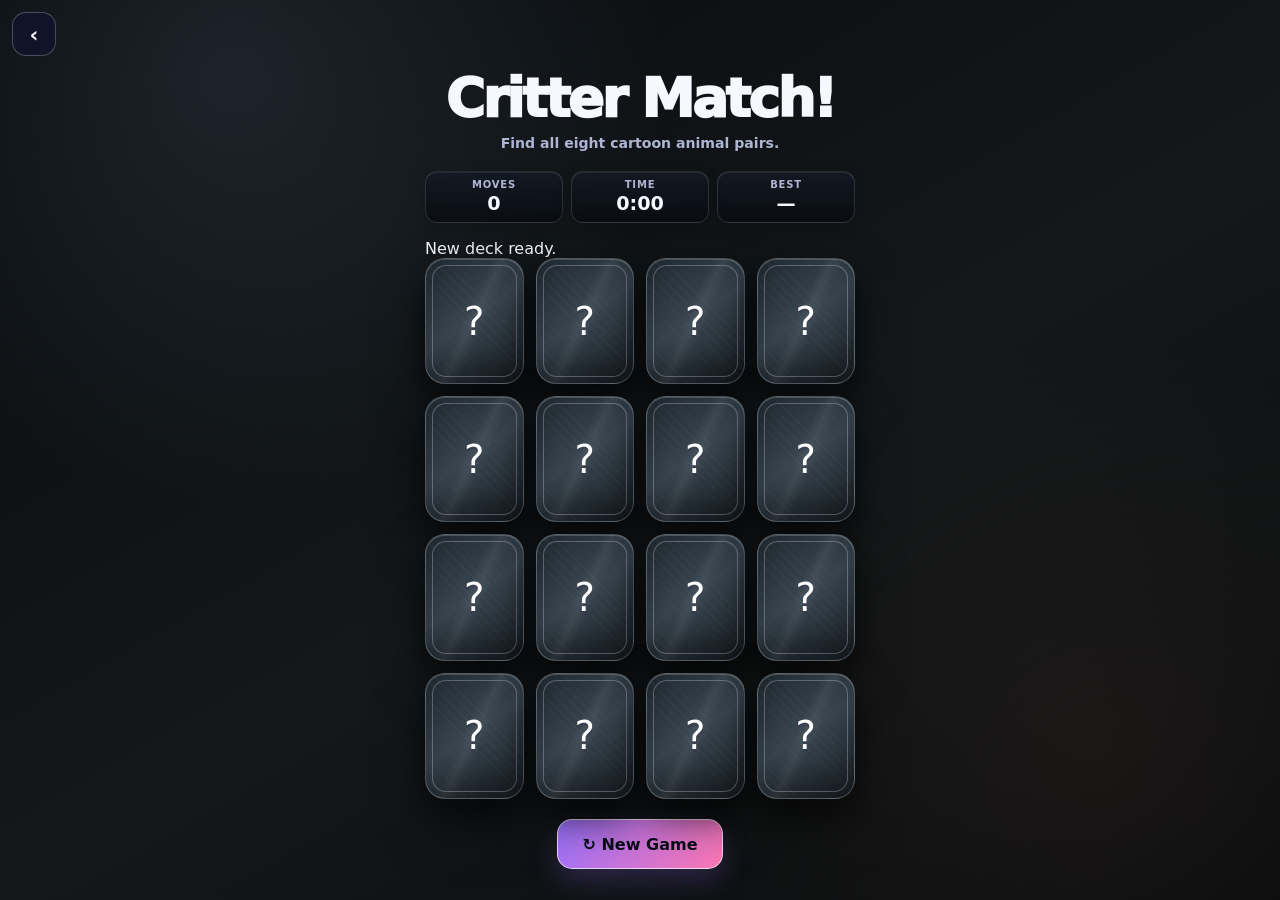
<file: matching.html>
<!DOCTYPE html>
<html lang="en">
<head>
  <meta charset="UTF-8">
  <meta name="viewport" content="width=device-width, initial-scale=1, viewport-fit=cover">
  <meta name="theme-color" content="#6c63ff">
  <meta name="apple-mobile-web-app-capable" content="yes">
  <meta name="apple-mobile-web-app-status-bar-style" content="default">
  <meta name="apple-mobile-web-app-title" content="Critter Match">
  <link rel="manifest" href="manifest.webmanifest">
  <script src="register-sw.js" defer></script>
  <title>Cartoon Critter Match</title>

  <style>
    :root {
      color-scheme: light;
      --purple: #6c63ff;
      --purple-dark: #4d46d8;
      --pink: #ff6fae;
      --cream: #fff8ec;
      --ink: #302c4d;
      --white: #ffffff;
      --shadow: 0 8px 0 rgba(48, 44, 77, 0.18);
    }

    * {
      box-sizing: border-box;
      -webkit-tap-highlight-color: transparent;
    }

    html,
    body {
      min-height: 100%;
      margin: 0;
    }

    body {
      display: flex;
      justify-content: center;
      overflow-x: hidden;
      padding: max(18px, env(safe-area-inset-top)) 16px max(24px, env(safe-area-inset-bottom));
      color: var(--ink);
      font-family: ui-rounded, "SF Pro Rounded", "Arial Rounded MT Bold", system-ui, sans-serif;
      background:
        radial-gradient(circle at 15% 10%, #ffe284 0 9%, transparent 10%),
        radial-gradient(circle at 88% 14%, #ff9fc7 0 7%, transparent 8%),
        linear-gradient(160deg, #b7e9ff 0%, #ddd0ff 52%, #ffcbe0 100%);
      user-select: none;
      -webkit-user-select: none;
    }

    button {
      font: inherit;
    }

    .menu-link {
      position: fixed;
      top: max(14px, env(safe-area-inset-top));
      left: 14px;
      z-index: 5;
      display: grid;
      place-items: center;
      width: 44px;
      height: 44px;
      border: 3px solid var(--white);
      border-radius: 15px;
      color: var(--white);
      background: var(--purple);
      box-shadow: 0 5px 0 var(--purple-dark);
      font-size: 1.35rem;
      font-weight: 900;
      text-decoration: none;
      touch-action: manipulation;
    }

    .menu-link:active {
      box-shadow: 0 2px 0 var(--purple-dark);
      transform: translateY(3px);
    }

    .game {
      width: min(100%, 480px);
    }

    .title {
      margin: 6px 0 4px;
      color: var(--white);
      font-size: clamp(2rem, 10vw, 3rem);
      line-height: 1;
      text-align: center;
      text-shadow: 0 5px 0 var(--purple-dark);
    }

    .subtitle {
      margin: 10px 0 20px;
      color: #494268;
      font-size: 0.95rem;
      font-weight: 800;
      text-align: center;
    }

    .scoreboard {
      display: grid;
      grid-template-columns: repeat(3, 1fr);
      gap: 10px;
      margin-bottom: 16px;
    }

    .stat {
      padding: 10px 6px;
      border: 3px solid rgba(255, 255, 255, 0.8);
      border-radius: 18px;
      background: rgba(255, 255, 255, 0.82);
      box-shadow: 0 5px 0 rgba(77, 70, 216, 0.18);
      text-align: center;
      backdrop-filter: blur(8px);
      -webkit-backdrop-filter: blur(8px);
    }

    .stat-label {
      display: block;
      margin-bottom: 2px;
      color: #716b91;
      font-size: 0.68rem;
      font-weight: 900;
      letter-spacing: 0.08em;
      text-transform: uppercase;
    }

    .stat-value {
      font-size: 1.2rem;
      font-weight: 900;
    }

    .board {
      display: grid;
      grid-template-columns: repeat(4, 1fr);
      gap: clamp(8px, 2.5vw, 12px);
      perspective: 900px;
    }

    .card {
      position: relative;
      min-width: 0;
      padding: 0;
      border: 0;
      border-radius: 20px;
      background: transparent;
      box-shadow: var(--shadow);
      cursor: pointer;
      aspect-ratio: 0.78;
      transform-style: preserve-3d;
      transition: transform 350ms cubic-bezier(0.2, 0.8, 0.2, 1), box-shadow 200ms ease;
      touch-action: manipulation;
    }

    .card:active:not(.flipped):not(.matched) {
      box-shadow: 0 3px 0 rgba(48, 44, 77, 0.18);
      transform: translateY(4px) scale(0.98);
    }

    .card.flipped,
    .card.matched {
      transform: rotateY(180deg);
    }

    .card.matched {
      box-shadow: 0 7px 0 rgba(49, 195, 140, 0.28);
      animation: celebrate 500ms ease;
    }

    .card-face {
      position: absolute;
      inset: 0;
      display: grid;
      place-items: center;
      overflow: hidden;
      border: 4px solid var(--white);
      border-radius: 20px;
      backface-visibility: hidden;
      -webkit-backface-visibility: hidden;
    }

    .card-back {
      color: var(--white);
      background:
        radial-gradient(circle, rgba(255, 255, 255, 0.32) 0 9%, transparent 10%) 0 0 / 26px 26px,
        linear-gradient(145deg, var(--purple), var(--pink));
      font-size: clamp(1.5rem, 8vw, 2.4rem);
      text-shadow: 0 3px 0 rgba(48, 44, 77, 0.25);
    }

    .card-front {
      background: linear-gradient(145deg, #ffffff, var(--cream));
      font-size: clamp(2.2rem, 12vw, 4rem);
      transform: rotateY(180deg);
    }

    .card.matched .card-front {
      border-color: #72e6b6;
      background: linear-gradient(145deg, #edfff7, #c8ffe7);
    }

    .controls {
      display: flex;
      justify-content: center;
      margin-top: 20px;
    }

    .restart {
      min-height: 52px;
      padding: 12px 24px;
      border: 3px solid var(--white);
      border-radius: 18px;
      color: var(--white);
      background: linear-gradient(145deg, var(--pink), #e84d93);
      box-shadow: 0 7px 0 #b93471;
      font-weight: 900;
      cursor: pointer;
      touch-action: manipulation;
    }

    .restart:active {
      box-shadow: 0 3px 0 #b93471;
      transform: translateY(4px);
    }

    .overlay {
      position: fixed;
      inset: 0;
      z-index: 10;
      display: grid;
      place-items: center;
      padding: 24px;
      background: rgba(48, 44, 77, 0.58);
      opacity: 0;
      pointer-events: none;
      transition: opacity 250ms ease;
      backdrop-filter: blur(7px);
      -webkit-backdrop-filter: blur(7px);
    }

    .overlay.visible {
      opacity: 1;
      pointer-events: auto;
    }

    .win-panel {
      width: min(100%, 380px);
      padding: 28px 22px;
      border: 5px solid var(--white);
      border-radius: 30px;
      background: linear-gradient(160deg, #fff8ce, #ffd0e4);
      box-shadow: 0 14px 0 rgba(48, 44, 77, 0.3);
      text-align: center;
      transform: scale(0.8);
      transition: transform 300ms cubic-bezier(0.2, 1.4, 0.4, 1);
    }

    .overlay.visible .win-panel {
      transform: scale(1);
    }

    .trophy {
      display: block;
      font-size: 4.5rem;
      animation: bounce 900ms ease infinite alternate;
    }

    .win-panel h2 {
      margin: 6px 0 8px;
      color: var(--purple-dark);
      font-size: 2rem;
    }

    .win-panel p {
      margin: 8px 0 20px;
      font-weight: 800;
      line-height: 1.5;
    }

    .play-again {
      width: 100%;
      min-height: 54px;
      border: 0;
      border-radius: 18px;
      color: var(--white);
      background: linear-gradient(145deg, var(--purple), var(--purple-dark));
      box-shadow: 0 7px 0 #342fa0;
      font-weight: 900;
      cursor: pointer;
    }

    .play-again:active {
      box-shadow: 0 3px 0 #342fa0;
      transform: translateY(4px);
    }

    @keyframes celebrate {
      0%, 100% { transform: rotateY(180deg) scale(1); }
      50% { transform: rotateY(180deg) scale(1.12); }
    }

    @keyframes bounce {
      from { transform: translateY(0) rotate(-5deg); }
      to { transform: translateY(-10px) rotate(5deg); }
    }

    @media (max-width: 350px) {
      .board { gap: 7px; }
      .card, .card-face { border-radius: 15px; }
      .card-face { border-width: 3px; }
    }

    @media (prefers-reduced-motion: reduce) {
      *, *::before, *::after {
        scroll-behavior: auto !important;
        animation-duration: 1ms !important;
        animation-iteration-count: 1 !important;
        transition-duration: 1ms !important;
      }
    }
  </style>
  <link rel="icon" href="icon.svg" type="image/svg+xml">
  <link rel="stylesheet" href="arcade.css">
  <script src="arcade-ui.js" defer></script>
</head>
<body data-theme="match" data-game="matching">
  <a class="menu-link" href="./" aria-label="Back to game menu">‹</a>
  <main class="game">
    <h1 class="title">Critter Match!</h1>
    <p class="subtitle">Find all eight cartoon animal pairs.</p>

    <section class="scoreboard" aria-label="Game statistics">
      <div class="stat">
        <span class="stat-label">Moves</span>
        <span class="stat-value" id="moves">0</span>
      </div>
      <div class="stat">
        <span class="stat-label">Time</span>
        <span class="stat-value" id="time">0:00</span>
      </div>
      <div class="stat">
        <span class="stat-label">Best</span>
        <span class="stat-value" id="best">—</span>
      </div>
    </section>

    <div class="sr-only" id="game-status" role="status" aria-live="polite"></div>
    <section class="board" id="board" aria-label="Cartoon animal matching cards"></section>

    <div class="controls">
      <button class="restart" id="restart" type="button">↻ New Game</button>
    </div>
  </main>

  <div class="overlay" id="overlay" role="dialog" aria-modal="true" aria-labelledby="win-title">
    <section class="win-panel">
      <span class="trophy" aria-hidden="true"><svg class="vector-icon"><use href="sprites.svg#trophy"></use></svg></span>
      <h2 id="win-title">You Did It!</h2>
      <p id="result">All the critters found their friends.</p>
      <button class="play-again" id="play-again" type="button">Play Again</button>
    </section>
  </div>

  <script>
    "use strict";

    const ANIMALS = [
      "animal-dog",
      "animal-cat",
      "animal-panda",
      "animal-fox",
      "animal-frog",
      "animal-monkey",
      "animal-lion",
      "animal-rabbit"
    ];
    const STORAGE_KEY = "critter-match-best-v1";

    const board = document.getElementById("board");
    const movesDisplay = document.getElementById("moves");
    const timeDisplay = document.getElementById("time");
    const bestDisplay = document.getElementById("best");
    const restartButton = document.getElementById("restart");
    const overlay = document.getElementById("overlay");
    const result = document.getElementById("result");
    const playAgainButton = document.getElementById("play-again");
    const gameStatus = document.getElementById("game-status");

    let firstCard = null;
    let secondCard = null;
    let boardLocked = false;
    let moves = 0;
    let matchedPairs = 0;
    let elapsedSeconds = 0;
    let timerId = null;
    let timerStartedAt = null;
    let timerAccumulatedMs = 0;
    let gameStarted = false;
    let matchStreak = 0;
    let gameToken = 0;
    let audioContext = null;

    function shuffle(items) {
      const shuffled = [...items];

      for (let index = shuffled.length - 1; index > 0; index -= 1) {
        const randomIndex = Math.floor(Math.random() * (index + 1));
        [shuffled[index], shuffled[randomIndex]] = [shuffled[randomIndex], shuffled[index]];
      }

      return shuffled;
    }

    function formatTime(seconds) {
      const minutes = Math.floor(seconds / 60);
      const remainingSeconds = seconds % 60;
      return `${minutes}:${String(remainingSeconds).padStart(2, "0")}`;
    }

    function readBestScore() {
      try {
        const saved = JSON.parse(localStorage.getItem(STORAGE_KEY));

        if (
          saved &&
          Number.isInteger(saved.moves) &&
          Number.isInteger(saved.time) &&
          saved.moves > 0 &&
          saved.time >= 0
        ) {
          return saved;
        }
      } catch (error) {
        console.warn("The saved score could not be read.", error);
      }

      return null;
    }

    function saveBestScore(score) {
      try {
        localStorage.setItem(STORAGE_KEY, JSON.stringify(score));
      } catch (error) {
        console.warn("The best score could not be saved.", error);
      }
    }

    function updateBestDisplay() {
      const best = readBestScore();
      bestDisplay.textContent = best ? `${best.moves} / ${formatTime(best.time)}` : "—";
    }

    function isBetterScore(current, previous) {
      if (!previous) {
        return true;
      }

      if (current.moves !== previous.moves) {
        return current.moves < previous.moves;
      }

      return current.time < previous.time;
    }

    function updateTimer() {
      const activeMs = timerStartedAt === null ? 0 : performance.now() - timerStartedAt;
      elapsedSeconds = Math.floor((timerAccumulatedMs + activeMs) / 1000);
      timeDisplay.textContent = formatTime(elapsedSeconds);
    }

    function startTimer() {
      if (gameStarted) return;
      gameStarted = true;
      timerStartedAt = performance.now();
      timerId = window.setInterval(updateTimer, 200);
    }

    function pauseTimer() {
      if (timerStartedAt === null) return;
      timerAccumulatedMs += performance.now() - timerStartedAt;
      timerStartedAt = null;
      updateTimer();
    }

    function resumeTimer() {
      if (!gameStarted || timerStartedAt !== null || matchedPairs === ANIMALS.length) return;
      timerStartedAt = performance.now();
      if (timerId === null) timerId = window.setInterval(updateTimer, 200);
    }

    function stopTimer() {
      pauseTimer();
      if (timerId !== null) {
        window.clearInterval(timerId);
        timerId = null;
      }
    }

    function playTone(frequency, duration, delay = 0) {
      try {
        const AudioContextClass = window.AudioContext || window.webkitAudioContext;

        if (!AudioContextClass) {
          return;
        }

        if (!audioContext) {
          audioContext = new AudioContextClass();
        }

        if (audioContext.state === "suspended") {
          audioContext.resume().catch(() => {});
        }

        const start = audioContext.currentTime + delay;
        const oscillator = audioContext.createOscillator();
        const gain = audioContext.createGain();

        oscillator.type = "sine";
        oscillator.frequency.setValueAtTime(frequency, start);
        gain.gain.setValueAtTime(0.0001, start);
        gain.gain.exponentialRampToValueAtTime(0.12, start + 0.02);
        gain.gain.exponentialRampToValueAtTime(0.0001, start + duration);
        oscillator.connect(gain);
        gain.connect(audioContext.destination);
        oscillator.start(start);
        oscillator.stop(start + duration + 0.03);
      } catch (error) {
        console.warn("Audio is unavailable.", error);
      }
    }

    function createCard(animal, index) {
      const card = document.createElement("button");
      const animalName = animal.replace("animal-", "");

      card.type = "button";
      card.className = "card";
      card.dataset.animal = animal;
      card.dataset.label = animalName;
      card.dataset.index = String(index);
      card.setAttribute("aria-label", "Hidden creature card");
      card.setAttribute("aria-pressed", "false");

      const back = document.createElement("span");
      back.className = "card-face card-back";
      back.setAttribute("aria-hidden", "true");
      back.textContent = "?";

      const front = document.createElement("span");
      front.className = "card-face card-front";
      front.setAttribute("aria-hidden", "true");
      const artwork = document.createElementNS("http://www.w3.org/2000/svg", "svg");
      artwork.classList.add("critter-art");
      const use = document.createElementNS("http://www.w3.org/2000/svg", "use");
      use.setAttribute("href", `sprites.svg#${animal}`);
      artwork.append(use);
      front.append(artwork);

      card.append(back, front);
      card.addEventListener("click", handleCardClick);
      return card;
    }

    function flipCard(card) {
      card.classList.add("flipped");
      card.setAttribute("aria-pressed", "true");
      card.setAttribute("aria-label", `Revealed creature: ${card.dataset.label}`);
    }

    function hideCard(card) {
      card.classList.remove("flipped");
      card.setAttribute("aria-pressed", "false");
      card.setAttribute("aria-label", "Hidden creature card");
    }

    function resetSelection() {
      firstCard = null;
      secondCard = null;
      boardLocked = false;
    }

    function cardLabel(card) {
      const label = card?.dataset.label || "creature";
      return label.charAt(0).toUpperCase() + label.slice(1);
    }

    function handleCardClick(event) {
      const selectedCard = event.currentTarget;

      if (
        boardLocked ||
        selectedCard === firstCard ||
        selectedCard.classList.contains("matched")
      ) {
        return;
      }

      startTimer();
      flipCard(selectedCard);
      playTone(460, 0.08);

      if (!firstCard) {
        firstCard = selectedCard;
        return;
      }

      secondCard = selectedCard;
      boardLocked = true;
      moves += 1;
      movesDisplay.textContent = String(moves);

      if (firstCard.dataset.animal === secondCard.dataset.animal) {
        handleMatch();
      } else {
        handleMismatch();
      }
    }

    function handleMatch() {
      firstCard.classList.add("matched");
      secondCard.classList.add("matched");
      firstCard.disabled = true;
      secondCard.disabled = true;
      matchedPairs += 1;
      matchStreak += 1;
      gameStatus.textContent = `${cardLabel(firstCard)} matched. ${ANIMALS.length - matchedPairs} pairs remain.${matchStreak >= 2 ? ` Streak ${matchStreak}.` : ""}`;

      playTone(660, 0.12);
      playTone(880, 0.16, 0.1);
      resetSelection();

      if (matchedPairs === ANIMALS.length) {
        finishGame();
      }
    }

    function handleMismatch() {
      const first = firstCard;
      const second = secondCard;
      const currentToken = gameToken;
      matchStreak = 0;
      gameStatus.textContent = `${cardLabel(first)} and ${cardLabel(second)} do not match.`;

      window.setTimeout(() => {
        if (currentToken !== gameToken) {
          return;
        }

        hideCard(first);
        hideCard(second);
        playTone(220, 0.1);
        resetSelection();
      }, 700);
    }

    function finishGame() {
      stopTimer();

      const currentScore = { moves, time: elapsedSeconds };
      const previousBest = readBestScore();
      const newBest = isBetterScore(currentScore, previousBest);

      if (newBest) {
        saveBestScore(currentScore);
      }

      updateBestDisplay();
      const grade = moves === ANIMALS.length ? "PERFECT" : moves <= 11 ? "SHARP" : moves <= 15 ? "SOLID" : "CLEARED";
      result.textContent =
        `${grade}. Every pair found in ${moves} moves and ${formatTime(elapsedSeconds)}.` +
        (newBest ? " New best score." : "");
      gameStatus.textContent = `Game complete. Grade ${grade}. ${moves} moves in ${formatTime(elapsedSeconds)}.`;

      playTone(523, 0.14);
      playTone(659, 0.14, 0.14);
      playTone(784, 0.22, 0.28);

      window.setTimeout(() => {
        overlay.classList.add("visible");
        playAgainButton.focus();
      }, 450);
    }

    function startNewGame(event) {
      gameToken += 1;
      stopTimer();
      firstCard = null;
      secondCard = null;
      boardLocked = false;
      moves = 0;
      matchedPairs = 0;
      elapsedSeconds = 0;
      timerStartedAt = null;
      timerAccumulatedMs = 0;
      gameStarted = false;
      matchStreak = 0;
      gameStatus.textContent = "New deck ready.";
      movesDisplay.textContent = "0";
      timeDisplay.textContent = "0:00";
      overlay.classList.remove("visible");
      board.replaceChildren();

      const deck = shuffle([...ANIMALS, ...ANIMALS]);
      const cards = deck.map(createCard);
      board.append(...cards);
      updateBestDisplay();
      if (event) cards[0]?.focus();
    }

    document.addEventListener("visibilitychange", () => {
      if (document.hidden) pauseTimer();
      else resumeTimer();
    });

    restartButton.addEventListener("click", startNewGame);
    playAgainButton.addEventListener("click", startNewGame);
    startNewGame();
  </script>
</body>
</html>
</file>
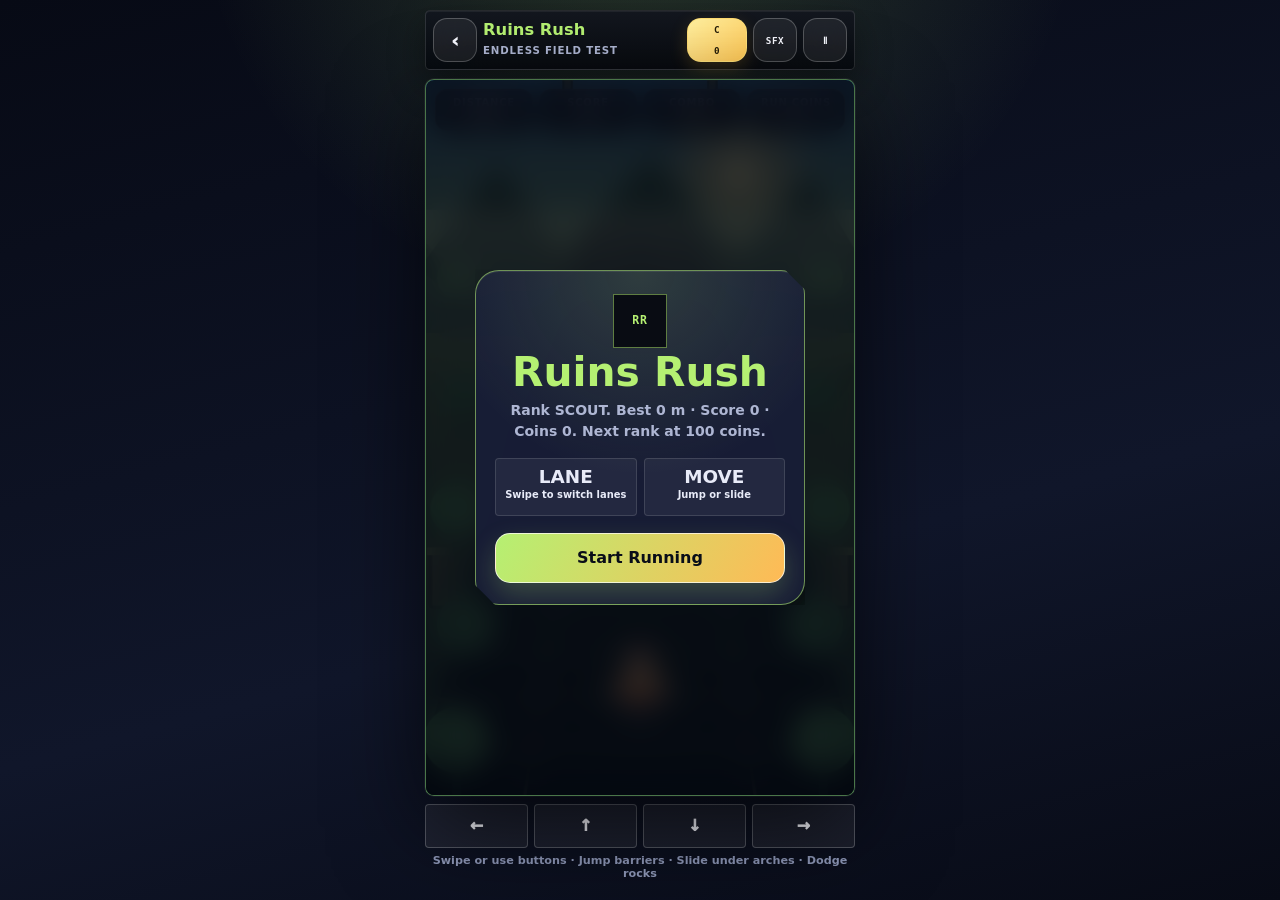
<file: runner.html>
<!DOCTYPE html>
<html lang="en">
<head>
  <meta charset="UTF-8">
  <meta name="viewport" content="width=device-width, initial-scale=1, viewport-fit=cover">
  <meta name="theme-color" content="#173d36">
  <meta name="apple-mobile-web-app-capable" content="yes">
  <meta name="apple-mobile-web-app-status-bar-style" content="black-translucent">
  <meta name="apple-mobile-web-app-title" content="Ruins Rush">
  <link rel="manifest" href="manifest.webmanifest">
  <script src="register-sw.js" defer></script>
  <title>Ruins Rush</title>

  <style>
    :root {
      color-scheme: dark;
      --jungle: #173d36;
      --lime: #a9f06f;
      --gold: #ffd35b;
      --orange: #ff9d4a;
      --white: #fff;
    }

    * {
      box-sizing: border-box;
      -webkit-tap-highlight-color: transparent;
    }

    html,
    body {
      width: 100%;
      min-height: 100%;
      margin: 0;
      overflow: hidden;
      overscroll-behavior: none;
    }

    body {
      display: flex;
      justify-content: center;
      padding: max(8px, env(safe-area-inset-top)) 10px max(9px, env(safe-area-inset-bottom));
      color: var(--white);
      font-family: ui-rounded, "SF Pro Rounded", "Arial Rounded MT Bold", system-ui, sans-serif;
      background:
        radial-gradient(circle at 15% 8%, rgba(255, 210, 91, 0.17), transparent 30%),
        linear-gradient(160deg, #0c251f, #1f4838 58%, #403536);
      user-select: none;
      -webkit-user-select: none;
    }

    button,
    a {
      font: inherit;
      touch-action: manipulation;
    }

    .app {
      display: flex;
      flex-direction: column;
      width: min(100%, 430px);
      min-height: 0;
    }

    .topbar {
      display: grid;
      grid-template-columns: 44px 1fr auto auto auto;
      align-items: center;
      gap: 6px;
      min-height: 50px;
      padding-bottom: 7px;
    }

    .icon-button {
      display: grid;
      place-items: center;
      width: 40px;
      height: 40px;
      padding: 0;
      border: 2px solid rgba(255, 255, 255, 0.42);
      border-radius: 13px;
      color: var(--white);
      background: rgba(255, 255, 255, 0.1);
      text-decoration: none;
      font-size: 1.12rem;
      font-weight: 950;
      backdrop-filter: blur(8px);
      -webkit-backdrop-filter: blur(8px);
    }

    .coin-display {
      width: auto;
      min-width: 60px;
      padding: 0 8px;
      color: #3d2a08;
      background: linear-gradient(145deg, #ffed92, #ffbe3f);
      border-color: #fff1b7;
      box-shadow: 0 4px 0 #a96918;
      font-size: 0.74rem;
    }

    .icon-button:active,
    .move-button:active {
      transform: scale(0.94);
    }

    .game-name {
      min-width: 0;
    }

    .game-name strong {
      display: block;
      overflow: hidden;
      color: var(--lime);
      font-size: 1.06rem;
      line-height: 1;
      text-overflow: ellipsis;
      white-space: nowrap;
      text-shadow: 0 2px 0 #286a39;
    }

    .game-name span {
      color: #bdd7c3;
      font-size: 0.62rem;
      font-weight: 850;
      letter-spacing: 0.08em;
      text-transform: uppercase;
    }

    .arena {
      position: relative;
      width: 100%;
      overflow: hidden;
      border: 3px solid rgba(169, 240, 111, 0.72);
      border-radius: 24px;
      background: var(--jungle);
      box-shadow: 0 0 0 3px rgba(48, 105, 62, 0.62), 0 11px 28px rgba(0, 0, 0, 0.46);
      aspect-ratio: 390 / 650;
    }

    canvas {
      display: block;
      width: 100%;
      height: 100%;
      touch-action: none;
    }

    .hud {
      position: absolute;
      top: 9px;
      left: 9px;
      right: 9px;
      z-index: 2;
      display: grid;
      grid-template-columns: repeat(4, 1fr);
      gap: 5px;
      pointer-events: none;
    }

    .stat {
      padding: 6px 4px;
      border: 1.5px solid rgba(255, 255, 255, 0.3);
      border-radius: 11px;
      background: rgba(10, 37, 29, 0.76);
      text-align: center;
      backdrop-filter: blur(5px);
      -webkit-backdrop-filter: blur(5px);
    }

    .stat small {
      display: block;
      color: #b4d0b9;
      font-size: 0.5rem;
      font-weight: 900;
      letter-spacing: 0.08em;
      text-transform: uppercase;
    }

    .stat strong {
      display: block;
      margin-top: 1px;
      overflow: hidden;
      font-size: 0.73rem;
      text-overflow: ellipsis;
      white-space: nowrap;
    }

    #combo {
      color: var(--gold);
    }

    .sr-only {
      position: absolute;
      width: 1px;
      height: 1px;
      padding: 0;
      margin: -1px;
      overflow: hidden;
      clip: rect(0, 0, 0, 0);
      white-space: nowrap;
      border: 0;
    }

    .move-controls {
      display: grid;
      grid-template-columns: repeat(4, 1fr);
      gap: 6px;
      padding-top: 8px;
    }

    .move-button {
      min-height: 42px;
      padding: 5px;
      border: 2px solid rgba(255, 255, 255, 0.38);
      border-radius: 13px;
      color: #f5ffef;
      background: rgba(255, 255, 255, 0.1);
      box-shadow: 0 4px 0 rgba(0, 0, 0, 0.24);
      font-size: 1rem;
      font-weight: 950;
    }

    .hint {
      margin: 6px 0 0;
      color: #a1bca8;
      font-size: 0.64rem;
      font-weight: 750;
      text-align: center;
    }

    .overlay {
      position: absolute;
      inset: 0;
      z-index: 5;
      display: grid;
      place-items: center;
      padding: 23px;
      background: rgba(5, 20, 16, 0.75);
      opacity: 0;
      pointer-events: none;
      transition: opacity 180ms ease;
      backdrop-filter: blur(6px);
      -webkit-backdrop-filter: blur(6px);
    }

    .overlay.visible {
      opacity: 1;
      pointer-events: auto;
    }

    .panel {
      width: min(100%, 330px);
      padding: 23px 19px 21px;
      border: 3px solid var(--lime);
      border-radius: 24px;
      background: linear-gradient(155deg, rgba(28, 66, 48, 0.98), rgba(81, 54, 44, 0.98));
      box-shadow: 0 8px 0 #0b1b16, 0 0 30px rgba(169, 240, 111, 0.22);
      text-align: center;
      transform: scale(0.92);
      transition: transform 220ms cubic-bezier(0.2, 1.3, 0.5, 1);
    }

    .overlay.visible .panel {
      transform: scale(1);
    }

    .panel-icon {
      display: block;
      margin-bottom: 5px;
      font-size: 3.7rem;
      filter: drop-shadow(0 5px 0 rgba(0, 0, 0, 0.25));
    }

    .panel h1 {
      margin: 0 0 8px;
      color: var(--lime);
      font-size: clamp(1.8rem, 9vw, 2.55rem);
      line-height: 0.96;
      text-shadow: 0 4px 0 #2d733f;
    }

    .panel p {
      margin: 0 0 16px;
      color: #e0eee0;
      font-size: 0.82rem;
      font-weight: 750;
      line-height: 1.48;
    }

    .instructions {
      display: grid;
      grid-template-columns: repeat(2, 1fr);
      gap: 7px;
      margin-bottom: 17px;
    }

    .instruction {
      padding: 7px 4px;
      border-radius: 11px;
      background: rgba(255, 255, 255, 0.09);
      color: #f3f9ed;
      font-size: 0.62rem;
      font-weight: 850;
    }

    .instruction b {
      display: block;
      margin-bottom: 2px;
      font-size: 1.15rem;
    }

    .primary-button {
      width: 100%;
      min-height: 50px;
      border: 2px solid #fff;
      border-radius: 15px;
      color: #17331e;
      background: linear-gradient(145deg, #c6fa79, #70dc7e);
      box-shadow: 0 6px 0 #37834b;
      font-weight: 950;
    }

    .primary-button:active {
      box-shadow: 0 2px 0 #37834b;
      transform: translateY(4px);
    }

    @media (max-height: 740px) {
      .topbar { min-height: 44px; }
      .icon-button { width: 37px; height: 37px; }
      .move-controls { padding-top: 5px; }
      .move-button { min-height: 36px; }
      .hint { display: none; }
    }

    @media (prefers-reduced-motion: reduce) {
      * { transition: none !important; }
    }
  </style>
  <link rel="icon" href="icon.svg" type="image/svg+xml">
  <link rel="stylesheet" href="arcade.css">
  <script src="arcade-ui.js" defer></script>
</head>
<body data-theme="runner" data-game="runner">
  <main class="app">
    <header class="topbar">
      <a class="icon-button" href="./" aria-label="Back to game menu">‹</a>
      <div class="game-name">
        <strong>Ruins Rush</strong>
        <span>Endless Field Test</span>
      </div>
      <div class="icon-button coin-display" aria-label="Collected coins">C <span id="total-coins">0</span></div>
      <button class="icon-button" id="sound-button" type="button" aria-label="Turn sound off">SFX</button>
      <button class="icon-button" id="pause-button" type="button" aria-label="Pause run" disabled>Ⅱ</button>
    </header>

    <section class="arena" aria-label="Ruins Rush endless runner">
      <canvas id="game-canvas" width="390" height="650" aria-label="Swipe to dodge, jump, and slide"></canvas>

      <div class="hud">
        <div class="stat">
          <small>Distance</small>
          <strong id="distance">0 m</strong>
        </div>
        <div class="stat">
          <small>Score</small>
          <strong id="score">0</strong>
        </div>
        <div class="stat">
          <small>Combo</small>
          <strong id="combo">×1</strong>
        </div>
        <div class="stat">
          <small>Run Coins</small>
          <strong id="run-coins">0</strong>
        </div>
      </div>
      <div class="sr-only" id="live-status" role="status" aria-live="polite"></div>

      <div class="overlay visible" id="overlay" role="dialog" aria-modal="true" aria-labelledby="panel-title">
        <div class="panel">
          <span class="panel-icon" id="panel-icon" aria-hidden="true">RR</span>
          <h1 id="panel-title">Ruins Rush</h1>
          <p id="panel-message">Race through ancient jungle ruins and collect every coin you can.</p>
          <div class="instructions" id="instructions">
            <div class="instruction"><b>LANE</b>Swipe to switch lanes</div>
            <div class="instruction"><b>MOVE</b>Jump or slide</div>
          </div>
          <button class="primary-button" id="action-button" type="button">Start Running</button>
        </div>
      </div>
    </section>

    <div class="move-controls" aria-label="Runner controls">
      <button class="move-button" id="left-button" type="button" aria-label="Move left">←</button>
      <button class="move-button" id="jump-button" type="button" aria-label="Jump">↑</button>
      <button class="move-button" id="slide-button" type="button" aria-label="Slide">↓</button>
      <button class="move-button" id="right-button" type="button" aria-label="Move right">→</button>
    </div>
    <p class="hint">Swipe or use buttons · Jump barriers · Slide under arches · Dodge rocks</p>
  </main>

  <script>
    "use strict";

    const WIDTH = 390;
    const HEIGHT = 650;
    const HORIZON_Y = 128;
    const PLAYER_Y = 548;
    const BEST_KEY = "ruins-rush-best-v1";
    const SCORE_KEY = "ruins-rush-best-score-v1";
    const COINS_KEY = "ruins-rush-coins-v1";
    const SOUND_KEY = "ruins-rush-sound-v1";

    const canvas = document.getElementById("game-canvas");
    const context = canvas.getContext("2d", { alpha: false });
    const distanceDisplay = document.getElementById("distance");
    const scoreDisplay = document.getElementById("score");
    const comboDisplay = document.getElementById("combo");
    const runCoinsDisplay = document.getElementById("run-coins");
    const totalCoinsDisplay = document.getElementById("total-coins");
    const liveStatus = document.getElementById("live-status");
    const soundButton = document.getElementById("sound-button");
    const pauseButton = document.getElementById("pause-button");
    const overlay = document.getElementById("overlay");
    const panelIcon = document.getElementById("panel-icon");
    const panelTitle = document.getElementById("panel-title");
    const panelMessage = document.getElementById("panel-message");
    const instructions = document.getElementById("instructions");
    const actionButton = document.getElementById("action-button");
    const leftButton = document.getElementById("left-button");
    const rightButton = document.getElementById("right-button");
    const jumpButton = document.getElementById("jump-button");
    const slideButton = document.getElementById("slide-button");

    let state = "start";
    let soundEnabled = readSound();
    let audioContext = null;
    let bestDistance = readNumber(BEST_KEY);
    let bestScore = readNumber(SCORE_KEY);
    let totalCoins = readNumber(COINS_KEY);
    let distance = 0;
    let score = 0;
    let runCoins = 0;
    let combo = 0;
    let comboMultiplier = 1;
    let comboExpiresAt = 0;
    let nextMilestone = 250;
    let feedbackText = "";
    let feedbackTimer = 0;
    let speed = 0.185;
    let spawnTimer = 0;
    let lastFrameTime = 0;
    let gameTime = 0;
    let lane = 0;
    let visualLane = 0;
    let jumpHeight = 0;
    let jumpVelocity = 0;
    let slideTimer = 0;
    let shield = false;
    let magnetUntil = 0;
    let doubleUntil = 0;
    let swipeStart = null;
    let sceneryOffset = 0;
    let screenShake = 0;
    let flashAlpha = 0;
    let flashColor = "#ffffff";
    let saveDirty = false;
    let lastSavedAt = 0;
    let lastSafeLane = 0;
    let lastPatternType = "";
    let objects = [];
    let particles = [];
    const reducedMotion = window.matchMedia("(prefers-reduced-motion: reduce)").matches;
    let lastHud = {};

    function readNumber(key) {
      try {
        const value = Number.parseInt(localStorage.getItem(key), 10);
        return Number.isFinite(value) && value >= 0 ? value : 0;
      } catch (error) {
        console.warn(`Saved value ${key} could not be read.`, error);
        return 0;
      }
    }

    function readSound() {
      try {
        return localStorage.getItem(SOUND_KEY) !== "off";
      } catch (error) {
        return true;
      }
    }

    function saveProgress() {
      try {
        localStorage.setItem(BEST_KEY, String(bestDistance));
        localStorage.setItem(SCORE_KEY, String(bestScore));
        localStorage.setItem(COINS_KEY, String(totalCoins));
        localStorage.setItem(SOUND_KEY, soundEnabled ? "on" : "off");
        saveDirty = false;
        lastSavedAt = gameTime;
      } catch (error) {
        console.warn("Ruins Rush progress could not be saved.", error);
      }
    }

    function configureCanvas() {
      const pixelRatio = Math.min(window.devicePixelRatio || 1, 2);
      canvas.width = Math.round(WIDTH * pixelRatio);
      canvas.height = Math.round(HEIGHT * pixelRatio);
      context.setTransform(pixelRatio, 0, 0, pixelRatio, 0, 0);
      context.imageSmoothingEnabled = true;
    }

    function clamp(value, minimum, maximum) {
      return Math.max(minimum, Math.min(maximum, value));
    }

    function randomLane() {
      return Math.floor(Math.random() * 3) - 1;
    }

    function randomBetween(minimum, maximum) {
      return minimum + Math.random() * (maximum - minimum);
    }

    function initializeAudio() {
      if (!soundEnabled) return;
      try {
        const AudioContextClass = window.AudioContext || window.webkitAudioContext;
        if (!AudioContextClass) return;
        if (!audioContext) audioContext = new AudioContextClass();
        if (audioContext.state === "suspended") audioContext.resume().catch(() => {});
      } catch (error) {
        console.warn("Audio is unavailable.", error);
      }
    }

    function playTone(frequency, duration, type = "sine", volume = 0.05, delay = 0) {
      if (!soundEnabled) return;
      try {
        initializeAudio();
        if (!audioContext) return;
        const start = audioContext.currentTime + delay;
        const oscillator = audioContext.createOscillator();
        const gain = audioContext.createGain();
        oscillator.type = type;
        oscillator.frequency.setValueAtTime(frequency, start);
        gain.gain.setValueAtTime(0.0001, start);
        gain.gain.exponentialRampToValueAtTime(volume, start + 0.012);
        gain.gain.exponentialRampToValueAtTime(0.0001, start + duration);
        oscillator.connect(gain);
        gain.connect(audioContext.destination);
        oscillator.start(start);
        oscillator.stop(start + duration + 0.03);
      } catch (error) {
        console.warn("A sound could not be played.", error);
      }
    }

    function vibrate(pattern) {
      try {
        if (typeof navigator.vibrate === "function") navigator.vibrate(pattern);
      } catch (error) {
        console.warn("Haptic feedback is unavailable.", error);
      }
    }

    function roadHalfWidth(progress) {
      return 48 + clamp(progress, 0, 1.1) * 162;
    }

    function projectedY(progress) {
      const safeProgress = clamp(progress, 0, 1.1);
      return HORIZON_Y + Math.pow(safeProgress, 1.62) * (HEIGHT - HORIZON_Y);
    }

    function laneX(targetLane, progress) {
      return WIDTH / 2 + targetLane * roadHalfWidth(progress) * 0.57;
    }

    function resetGame() {
      distance = 0;
      score = 0;
      runCoins = 0;
      combo = 0;
      comboMultiplier = 1;
      comboExpiresAt = 0;
      nextMilestone = 250;
      feedbackText = "";
      feedbackTimer = 0;
      speed = 0.185;
      spawnTimer = 0.8;
      gameTime = 0;
      lane = 0;
      visualLane = 0;
      jumpHeight = 0;
      jumpVelocity = 0;
      slideTimer = 0;
      shield = false;
      magnetUntil = 0;
      doubleUntil = 0;
      sceneryOffset = 0;
      screenShake = 0;
      flashAlpha = 0;
      saveDirty = false;
      lastSavedAt = 0;
      lastSafeLane = 0;
      lastPatternType = "";
      objects = [];
      particles = [];
      lastHud = {};
      updateHud();
    }

    function getRunnerRank() {
      if (totalCoins >= 700) return { name: "NIGHTSHIFT", color: "#d7ff3f", outline: "#52631c", next: null };
      if (totalCoins >= 300) return { name: "RELIC", color: "#a777ff", outline: "#4a2c78", next: 700 };
      if (totalCoins >= 100) return { name: "TRAILBLAZER", color: "#52dce8", outline: "#226d76", next: 300 };
      return { name: "SCOUT", color: "#e88a3c", outline: "#713b27", next: 100 };
    }

    function updateHud() {
      const nextHud = {
        distance: `${Math.floor(distance).toLocaleString()} m`,
        score: score.toLocaleString(),
        combo: `×${comboMultiplier}`,
        runCoins: runCoins.toLocaleString(),
        totalCoins: totalCoins.toLocaleString()
      };
      if (lastHud.distance !== nextHud.distance) distanceDisplay.textContent = nextHud.distance;
      if (lastHud.score !== nextHud.score) scoreDisplay.textContent = nextHud.score;
      if (lastHud.combo !== nextHud.combo) comboDisplay.textContent = nextHud.combo;
      if (lastHud.runCoins !== nextHud.runCoins) runCoinsDisplay.textContent = nextHud.runCoins;
      if (lastHud.totalCoins !== nextHud.totalCoins) totalCoinsDisplay.textContent = nextHud.totalCoins;
      lastHud = nextHud;
    }

    function showOverlay(icon, title, message, buttonLabel, showInstructions = false) {
      panelIcon.textContent = icon;
      panelTitle.textContent = title;
      panelMessage.textContent = message;
      actionButton.textContent = buttonLabel;
      instructions.hidden = !showInstructions;
      overlay.classList.add("visible");
    }

    function hideOverlay() {
      overlay.classList.remove("visible");
    }

    function startGame() {
      initializeAudio();
      resetGame();
      state = "running";
      pauseButton.disabled = false;
      pauseButton.textContent = "Ⅱ";
      pauseButton.setAttribute("aria-label", "Pause run");
      hideOverlay();
      lastFrameTime = performance.now();
    }

    function pauseGame() {
      if (state !== "running") return;
      state = "paused";
      swipeStart = null;
      pauseButton.textContent = "▶";
      pauseButton.setAttribute("aria-label", "Resume run");
      saveProgress();
      showOverlay("PAUSE", "Run Paused", `${Math.floor(distance).toLocaleString()} m · Score ${score.toLocaleString()}.`, "Keep Running");
    }

    function resumeGame() {
      if (state !== "paused") return;
      state = "running";
      pauseButton.textContent = "Ⅱ";
      pauseButton.setAttribute("aria-label", "Pause run");
      hideOverlay();
      lastFrameTime = performance.now();
    }

    function finishGame() {
      if (state !== "running") return;
      state = "gameover";
      pauseButton.disabled = true;
      const finalDistance = Math.floor(distance);
      const newDistanceBest = finalDistance > bestDistance;
      const newScoreBest = score > bestScore;
      if (newDistanceBest) bestDistance = finalDistance;
      if (newScoreBest) bestScore = score;
      addImpact(12, "#ff594f", 0.28);
      saveProgress();
      playTone(145, 0.25, "sawtooth", 0.08);
      playTone(90, 0.4, "sine", 0.08, 0.18);
      vibrate([70, 40, 90]);
      showOverlay(
        "END",
        "Run Ended!",
        `${finalDistance.toLocaleString()} m · Score ${score.toLocaleString()} · ${runCoins.toLocaleString()} coins.${newDistanceBest || newScoreBest ? " New record!" : ` Best: ${bestDistance.toLocaleString()} m.`}`,
        "Run Again"
      );
    }

    function moveLeft() {
      if (state !== "running" || lane <= -1) return;
      lane -= 1;
      playTone(280, 0.04, "triangle", 0.025);
      vibrate(8);
    }

    function moveRight() {
      if (state !== "running" || lane >= 1) return;
      lane += 1;
      playTone(330, 0.04, "triangle", 0.025);
      vibrate(8);
    }

    function jump() {
      if (state !== "running" || jumpHeight > 1 || slideTimer > 0) return;
      jumpVelocity = 525;
      playTone(470, 0.08, "sine", 0.035);
      vibrate(10);
    }

    function slide() {
      if (state !== "running" || jumpHeight > 6) return;
      slideTimer = 0.75;
      playTone(210, 0.07, "triangle", 0.03);
      vibrate(10);
    }

    function addCoinTrail(targetLane, startProgress = -0.12, amount = 5) {
      for (let index = 0; index < amount; index += 1) {
        objects.push({
          kind: "coin",
          lane: targetLane,
          progress: startProgress - index * 0.075,
          handled: false,
          phase: Math.random() * Math.PI * 2
        });
      }
    }

    function spawnPattern() {
      const lanes = [-1, 0, 1];
      const reachableSafeLanes = lanes.filter((candidate) =>
        Math.abs(candidate - lastSafeLane) <= 1 && Math.abs(candidate - lane) <= 1
      );
      const safeLane = reachableSafeLanes[Math.floor(Math.random() * reachableSafeLanes.length)];
      const advanced = distance >= 450;
      const expert = distance >= 1200;
      const availableTypes = expert ? ["barrier", "arch", "rock"] : advanced ? ["barrier", "arch"] : ["barrier"];
      let patternType = distance < 180 ? "single" : Math.random() < (expert ? 0.48 : 0.3) ? "double" : "single";

      if (patternType === lastPatternType && patternType === "double" && Math.random() < 0.62) {
        patternType = "single";
      }

      const blockedLanes = patternType === "double"
        ? lanes.filter((candidate) => candidate !== safeLane)
        : [lanes.filter((candidate) => candidate !== safeLane)[Math.floor(Math.random() * 2)]];

      for (const blockedLane of blockedLanes) {
        const type = availableTypes[Math.floor(Math.random() * availableTypes.length)];
        objects.push({
          kind: "obstacle",
          type,
          lane: blockedLane,
          progress: -0.08,
          handled: false,
          telegraph: type === "arch" ? "D" : type === "barrier" ? "U" : "X"
        });
      }

      addCoinTrail(safeLane, -0.15, patternType === "double" ? 7 : 6);
      if (Math.random() < 0.14) {
        const types = ["shield", "magnet", "double"];
        objects.push({
          kind: "power",
          type: types[Math.floor(Math.random() * types.length)],
          lane: safeLane,
          progress: -0.55,
          handled: false,
          phase: 0
        });
      }

      lastSafeLane = safeLane;
      lastPatternType = patternType;
      spawnTimer = Math.max(1.08, 1.48 - speed * 1.05);
    }

    function awardScore(baseValue) {
      score += Math.round(baseValue * comboMultiplier);
    }

    function extendCombo() {
      combo += 1;
      const previousMultiplier = comboMultiplier;
      comboMultiplier = Math.min(5, 1 + Math.floor(combo / 5));
      comboExpiresAt = gameTime + 2;
      if (comboMultiplier > previousMultiplier) {
        triggerFeedback(`COMBO ×${comboMultiplier}!`, "#ffd35b");
        playTone(720 + comboMultiplier * 55, 0.12, "sine", 0.045);
      }
    }

    function breakCombo() {
      combo = 0;
      comboMultiplier = 1;
      comboExpiresAt = 0;
    }

    function triggerFeedback(text, color = "#ffffff") {
      feedbackText = text;
      feedbackTimer = 1.65;
      liveStatus.textContent = text;
      flashColor = color;
      flashAlpha = Math.max(flashAlpha, 0.08);
    }

    function checkMilestones(previousDistance) {
      while (previousDistance < nextMilestone && distance >= nextMilestone) {
        const reached = nextMilestone;
        nextMilestone += 250;
        triggerFeedback(`${reached.toLocaleString()} METERS!`, reached % 1000 === 0 ? "#ffd35b" : "#b9f77d");
        awardScore(reached % 1000 === 0 ? 1000 : 250);
        playTone(reached % 1000 === 0 ? 880 : 660, 0.15, "sine", 0.05);
        vibrate(reached % 1000 === 0 ? [25, 20, 25] : 16);
      }
    }

    function addImpact(strength, color, alpha) {
      screenShake = reducedMotion ? 0 : Math.max(screenShake, strength);
      flashColor = color;
      flashAlpha = Math.max(flashAlpha, alpha);
    }

    function createBurst(x, y, color, amount = 9) {
      const particleCount = reducedMotion ? Math.min(3, amount) : amount;
      for (let index = 0; index < particleCount; index += 1) {
        const angle = Math.random() * Math.PI * 2;
        const particleSpeed = randomBetween(30, 115);
        particles.push({
          x,
          y,
          velocityX: Math.cos(angle) * particleSpeed,
          velocityY: Math.sin(angle) * particleSpeed,
          radius: randomBetween(1.5, 4),
          color,
          life: randomBetween(0.3, 0.68),
          maximumLife: 0.68
        });
      }
    }

    function collectCoin(object) {
      if (object.handled) return;
      object.handled = true;
      const multiplier = gameTime < doubleUntil ? 2 : 1;
      runCoins += multiplier;
      totalCoins += multiplier;
      extendCombo();
      awardScore(25);
      saveDirty = true;
      const x = laneX(object.lane, object.progress);
      const y = projectedY(object.progress);
      createBurst(x, y, "#ffd35b", 8);
      playTone(820 + (runCoins % 4) * 55, 0.055, "sine", 0.035);
      updateHud();
    }

    function collectPower(object) {
      if (object.handled) return;
      object.handled = true;
      if (object.type === "shield") {
        shield = true;
        playTone(520, 0.14, "sine", 0.05);
      } else if (object.type === "magnet") {
        magnetUntil = gameTime + 9;
        playTone(650, 0.12, "square", 0.045);
      } else {
        doubleUntil = gameTime + 9;
        playTone(760, 0.12, "sine", 0.05);
      }
      const x = laneX(object.lane, object.progress);
      const y = projectedY(object.progress);
      createBurst(x, y, object.type === "shield" ? "#62eaff" : object.type === "magnet" ? "#ff6da9" : "#c8ff69", 14);
      awardScore(100);
      triggerFeedback(object.type === "shield" ? "SHIELD READY" : object.type === "magnet" ? "COIN MAGNET" : "DOUBLE COINS");
      addImpact(2, object.type === "shield" ? "#62eaff" : "#c8ff69", 0.1);
      vibrate(18);
    }

    function obstacleAvoided(object) {
      if (object.type === "barrier") return jumpHeight > 34;
      if (object.type === "arch") return slideTimer > 0.08;
      return jumpHeight > 56;
    }

    function hitObstacle(object) {
      if (object.handled) return;
      object.handled = true;
      const x = laneX(object.lane, object.progress);
      const y = projectedY(object.progress);

      if (shield) {
        shield = false;
        createBurst(x, y, "#64edff", 20);
        addImpact(7, "#64edff", 0.22);
        playTone(620, 0.18, "sine", 0.07);
        vibrate([25, 20, 25]);
        return;
      }

      createBurst(x, y, "#ff765f", 22);
      finishGame();
    }

    function updateObjects(deltaTime) {
      for (let index = objects.length - 1; index >= 0; index -= 1) {
        const object = objects[index];
        object.progress += speed * deltaTime;
        object.phase = (object.phase || 0) + deltaTime * 5;
        const laneAligned = Math.abs(object.lane - visualLane) < 0.42;

        if (object.kind === "coin" && !object.handled) {
          const magnetActive = gameTime < magnetUntil;
          if ((laneAligned && object.progress >= 0.79) || (magnetActive && object.progress >= 0.55)) {
            collectCoin(object);
          }
        } else if (object.kind === "power" && !object.handled && laneAligned && object.progress >= 0.79) {
          collectPower(object);
        } else if (object.kind === "obstacle" && !object.handled && laneAligned && object.progress >= 0.82) {
          if (obstacleAvoided(object)) {
            object.handled = true;
            distance += 8;
            awardScore(100);
            const actionName = object.type === "arch" ? "CLEAN SLIDE" : object.type === "barrier" ? "CLEAN JUMP" : "CLEAN DODGE";
            triggerFeedback(actionName, "#d7ff73");
            createBurst(laneX(object.lane, object.progress), projectedY(object.progress), "#d7ff73", reducedMotion ? 3 : 7);
            playTone(560, 0.06, "triangle", 0.025);
            if (combo > 0) comboExpiresAt = gameTime + 1.1;
          } else {
            hitObstacle(object);
            if (state !== "running") return;
          }
        }

        if (object.kind === "coin" && !object.handled && object.progress > 1.02) {
          breakCombo();
        }
        if (object.progress > 1.08 || object.handled && object.progress > 0.94) {
          objects.splice(index, 1);
        }
      }
    }

    function updateParticles(deltaTime) {
      for (let index = particles.length - 1; index >= 0; index -= 1) {
        const particle = particles[index];
        particle.life -= deltaTime;
        particle.x += particle.velocityX * deltaTime;
        particle.y += particle.velocityY * deltaTime;
        particle.velocityX *= 0.98;
        particle.velocityY *= 0.98;
        if (particle.life <= 0) particles.splice(index, 1);
      }
    }

    function update(deltaTime) {
      const previousDistance = distance;
      gameTime += deltaTime;
      speed = Math.min(0.34, 0.185 + distance / 18000);
      distance += speed * deltaTime * 155;
      checkMilestones(previousDistance);
      sceneryOffset = (sceneryOffset + speed * deltaTime * 210) % 58;
      visualLane += (lane - visualLane) * (1 - Math.exp(-13 * deltaTime));
      slideTimer = Math.max(0, slideTimer - deltaTime);
      feedbackTimer = Math.max(0, feedbackTimer - deltaTime);
      flashAlpha = Math.max(0, flashAlpha - deltaTime * 1.9);
      screenShake *= Math.exp(-13 * deltaTime);

      if (combo > 0 && gameTime >= comboExpiresAt) {
        breakCombo();
      }

      if (jumpHeight > 0 || jumpVelocity > 0) {
        jumpHeight += jumpVelocity * deltaTime;
        jumpVelocity -= 1320 * deltaTime;
        if (jumpHeight < 0) {
          jumpHeight = 0;
          jumpVelocity = 0;
        }
      }

      spawnTimer -= deltaTime;
      if (spawnTimer <= 0) spawnPattern();
      updateObjects(deltaTime);
      updateParticles(deltaTime);
      if (saveDirty && gameTime - lastSavedAt >= 2.5) saveProgress();
      updateHud();
    }

    function roundedRectangle(x, y, width, height, radius) {
      const safeRadius = Math.min(radius, width / 2, height / 2);
      context.beginPath();
      context.moveTo(x + safeRadius, y);
      context.lineTo(x + width - safeRadius, y);
      context.arcTo(x + width, y, x + width, y + safeRadius, safeRadius);
      context.lineTo(x + width, y + height - safeRadius);
      context.arcTo(x + width, y + height, x + width - safeRadius, y + height, safeRadius);
      context.lineTo(x + safeRadius, y + height);
      context.arcTo(x, y + height, x, y + height - safeRadius, safeRadius);
      context.lineTo(x, y + safeRadius);
      context.arcTo(x, y, x + safeRadius, y, safeRadius);
      context.closePath();
    }

    function drawWorld() {
      const cycle = (Math.sin(distance / 1200) + 1) * 0.5;
      const sky = context.createLinearGradient(0, 0, 0, HEIGHT);
      sky.addColorStop(0, `hsl(${192 + cycle * 24} 52% ${28 + cycle * 28}%)`);
      sky.addColorStop(0.34, `hsl(${72 + cycle * 30} 45% ${40 + cycle * 28}%)`);
      sky.addColorStop(0.35, "#567948");
      sky.addColorStop(1, "#203d2f");
      context.fillStyle = sky;
      context.fillRect(0, 0, WIDTH, HEIGHT);

      const sunX = 300 - cycle * 30;
      const sunY = 105 - cycle * 38;
      const sunGlow = context.createRadialGradient(sunX, sunY, 4, sunX, sunY, 72);
      sunGlow.addColorStop(0, "rgba(255, 244, 174, 0.95)");
      sunGlow.addColorStop(0.25, "rgba(255, 216, 113, 0.52)");
      sunGlow.addColorStop(1, "rgba(255, 190, 84, 0)");
      context.fillStyle = sunGlow;
      context.fillRect(sunX - 75, sunY - 75, 150, 150);

      context.fillStyle = "#345e45";
      context.beginPath();
      context.moveTo(0, HORIZON_Y + 35);
      context.lineTo(65, 76);
      context.lineTo(125, HORIZON_Y + 30);
      context.lineTo(205, 68);
      context.lineTo(285, HORIZON_Y + 32);
      context.lineTo(350, 85);
      context.lineTo(WIDTH, HORIZON_Y + 25);
      context.lineTo(WIDTH, 230);
      context.lineTo(0, 230);
      context.closePath();
      context.fill();

      const roadGradient = context.createLinearGradient(0, HORIZON_Y, 0, HEIGHT);
      roadGradient.addColorStop(0, "#273c31");
      roadGradient.addColorStop(0.55, "#172d26");
      roadGradient.addColorStop(1, "#0d1c18");
      context.fillStyle = roadGradient;
      context.beginPath();
      context.moveTo(WIDTH / 2 - 48, HORIZON_Y);
      context.lineTo(WIDTH / 2 + 48, HORIZON_Y);
      context.lineTo(WIDTH / 2 + 210, HEIGHT);
      context.lineTo(WIDTH / 2 - 210, HEIGHT);
      context.closePath();
      context.fill();

      context.strokeStyle = "rgba(246, 225, 160, 0.22)";
      context.lineWidth = 3;
      for (const divider of [-0.5, 0.5]) {
        context.beginPath();
        context.moveTo(WIDTH / 2 + divider * 48, HORIZON_Y);
        context.lineTo(WIDTH / 2 + divider * 210, HEIGHT);
        context.stroke();
      }

      for (let index = -1; index < 12; index += 1) {
        const progress = ((index * 58 + sceneryOffset) % 696) / 696;
        const y = HORIZON_Y + progress * (HEIGHT - HORIZON_Y);
        const half = roadHalfWidth(progress);
        context.strokeStyle = `rgba(245, 225, 174, ${0.08 + progress * 0.12})`;
        context.lineWidth = 1 + progress * 3;
        context.beginPath();
        context.moveTo(WIDTH / 2 - half, y);
        context.lineTo(WIDTH / 2 + half, y);
        context.stroke();
      }

      drawParallaxRuins();
      drawJungleSides();
    }

    function drawParallaxRuins() {
      const farOffset = (distance * 0.32) % 150;
      context.save();

      for (let index = -1; index < 5; index += 1) {
        const y = 165 + ((index * 150 + farOffset) % 720);
        const progress = clamp((y - HORIZON_Y) / (HEIGHT - HORIZON_Y), 0, 1);
        const size = 9 + progress * 18;
        for (const side of [-1, 1]) {
          const x = WIDTH / 2 + side * (roadHalfWidth(progress) + 18 + progress * 18);
          context.fillStyle = "#5c6648";
          context.strokeStyle = "#2d3c2e";
          context.lineWidth = 2 + progress * 2;
          roundedRectangle(x - size * 0.42, y - size * 1.8, size * 0.84, size * 2.5, 3);
          context.fill();
          context.stroke();
          context.fillStyle = "#789054";
          context.fillRect(x - size * 0.58, y - size * 1.95, size * 1.16, size * 0.35);
        }
      }

      context.globalAlpha = 0.32;
      context.fillStyle = "#d7ff93";
      for (let index = 0; index < 10; index += 1) {
        const x = (index * 73 + distance * 0.18) % (WIDTH + 40) - 20;
        const y = 95 + (index * 47) % 390;
        context.beginPath();
        context.arc(x, y, 1.5 + (index % 3), 0, Math.PI * 2);
        context.fill();
      }
      context.restore();
    }

    function drawJungleSides() {
      for (let side = -1; side <= 1; side += 2) {
        for (let index = 0; index < 5; index += 1) {
          const y = 180 + index * 105 - sceneryOffset * 0.35;
          const x = side < 0 ? 28 + (index % 2) * 9 : WIDTH - 28 - (index % 2) * 9;
          const size = 18 + index * 3;
          context.fillStyle = "#173729";
          context.fillRect(x - 4, y, 8, size * 1.7);
          context.fillStyle = index % 2 ? "#3d7d48" : "#4b914f";
          context.beginPath();
          context.arc(x, y, size, 0, Math.PI * 2);
          context.fill();
        }
      }
    }

    function drawObstacle(object, x, y, scale) {
      context.save();
      context.translate(x, y);
      context.scale(scale, scale);
      context.save();
      context.globalAlpha = 0.3;
      context.fillStyle = "#07150f";
      context.beginPath();
      context.ellipse(0, 17, 36, 9, 0, 0, Math.PI * 2);
      context.fill();
      context.restore();
      if (object.type === "barrier") {
        const barrierGradient = context.createLinearGradient(-30, -20, 30, 18);
        barrierGradient.addColorStop(0, "#d2a16c");
        barrierGradient.addColorStop(.35, "#8b5b34");
        barrierGradient.addColorStop(1, "#4d3020");
        context.fillStyle = barrierGradient;
        context.strokeStyle = "#50321f";
        context.lineWidth = 4;
        roundedRectangle(-31, -18, 62, 34, 7);
        context.fill();
        context.stroke();
        context.strokeStyle = "#ffd266";
        context.lineWidth = 6;
        context.beginPath();
        context.moveTo(-22, -9);
        context.lineTo(-8, 8);
        context.moveTo(0, -9);
        context.lineTo(14, 8);
        context.stroke();
      } else if (object.type === "arch") {
        const archGradient = context.createLinearGradient(-38, -64, 38, 16);
        archGradient.addColorStop(0, "#a69a7d");
        archGradient.addColorStop(.45, "#6d624d");
        archGradient.addColorStop(1, "#3b352d");
        context.fillStyle = archGradient;
        context.strokeStyle = "#3e362b";
        context.lineWidth = 4;
        roundedRectangle(-35, -62, 14, 78, 5);
        context.fill();
        context.stroke();
        roundedRectangle(21, -62, 14, 78, 5);
        context.fill();
        context.stroke();
        roundedRectangle(-38, -64, 76, 22, 6);
        context.fill();
        context.stroke();
      } else {
        const rockGradient = context.createRadialGradient(-9, -15, 2, 0, 0, 38);
        rockGradient.addColorStop(0, "#aab0a8");
        rockGradient.addColorStop(.45, "#686f69");
        rockGradient.addColorStop(1, "#303632");
        context.fillStyle = rockGradient;
        context.strokeStyle = "#363d38";
        context.lineWidth = 4;
        context.beginPath();
        context.moveTo(-29, 13);
        context.lineTo(-22, -17);
        context.lineTo(-2, -29);
        context.lineTo(24, -15);
        context.lineTo(30, 14);
        context.closePath();
        context.fill();
        context.stroke();
        context.strokeStyle = "#90978d";
        context.lineWidth = 3;
        context.beginPath();
        context.moveTo(-14, -13);
        context.lineTo(5, -20);
        context.stroke();
      }
      context.restore();
    }

    function drawCoin(object, x, y, scale) {
      context.save();
      context.translate(x, y - 13 * scale + Math.sin(object.phase) * 3 * scale);
      const spin = 0.28 + Math.abs(Math.cos(object.phase * 0.9)) * 0.72;
      context.scale(scale * spin, scale);
      context.fillStyle = "#ffd34f";
      context.strokeStyle = "#b36c18";
      context.lineWidth = 3;
      context.shadowColor = "#ffc12f";
      context.shadowBlur = 9;
      context.beginPath();
      context.arc(0, 0, 11, 0, Math.PI * 2);
      context.fill();
      context.stroke();
      context.shadowBlur = 0;
      context.fillStyle = "#8b5717";
      context.font = "900 11px system-ui";
      context.textAlign = "center";
      context.textBaseline = "middle";
      context.fillText("C", 0, 1);
      context.restore();
    }

    function drawPower(object, x, y, scale) {
      const symbols = { shield: "S", magnet: "M", double: "2X" };
      const colors = { shield: "#62eaff", magnet: "#ff6ca8", double: "#b9f568" };
      context.save();
      context.translate(x, y - 15 * scale + Math.sin(object.phase) * 3 * scale);
      context.scale(scale, scale);
      context.fillStyle = colors[object.type];
      context.shadowColor = colors[object.type];
      context.shadowBlur = 12;
      context.beginPath();
      context.arc(0, 0, 15, 0, Math.PI * 2);
      context.fill();
      context.shadowBlur = 0;
      context.fillStyle = "#21362d";
      context.font = "950 12px system-ui";
      context.textAlign = "center";
      context.textBaseline = "middle";
      context.fillText(symbols[object.type], 0, 1);
      context.restore();
    }

    function drawTelegraphs() {
      const warnings = objects.filter((object) =>
        object.kind === "obstacle" && !object.handled && object.progress >= -0.28 && object.progress < 0.12
      );
      if (warnings.length === 0) return;

      context.save();
      context.textAlign = "center";
      context.textBaseline = "middle";
      context.font = "950 15px ui-rounded, system-ui";
      for (const warning of warnings) {
        const reveal = clamp((warning.progress + 0.28) / 0.4, 0, 1);
        const x = laneX(warning.lane, 0.08);
        const y = HORIZON_Y + 24;
        context.globalAlpha = 0.25 + reveal * 0.7;
        context.fillStyle = warning.type === "arch" ? "#69eaff" : warning.type === "barrier" ? "#ffd35b" : "#ff8d67";
        context.beginPath();
        context.moveTo(x, y - 15);
        context.lineTo(x - 14, y + 12);
        context.lineTo(x + 14, y + 12);
        context.closePath();
        context.fill();
        context.fillStyle = "#21342c";
        context.fillText(warning.telegraph || "!", x, y + 3);
      }
      context.restore();
    }

    function drawSpeedLines() {
      if (reducedMotion) return;
      const intensity = clamp((speed - 0.22) / 0.12, 0, 1);
      if (intensity <= 0) return;
      context.save();
      context.globalAlpha = intensity * 0.22;
      context.strokeStyle = "#eaffcf";
      context.lineWidth = 2;
      for (let index = 0; index < 12; index += 1) {
        const x = (index * 37 + distance * 3.2) % WIDTH;
        const y = 170 + (index * 61 + distance * 5) % 390;
        context.beginPath();
        context.moveTo(x, y);
        context.lineTo(x + (x < WIDTH / 2 ? -7 : 7), y + 34 + intensity * 24);
        context.stroke();
      }
      context.restore();
    }

    function drawObjects() {
      const visible = objects
        .filter((object) => object.progress > 0 && !object.handled)
        .sort((first, second) => first.progress - second.progress);
      for (const object of visible) {
        const x = laneX(object.lane, object.progress);
        const y = projectedY(object.progress);
        const scale = 0.26 + object.progress * 0.9;
        if (object.kind === "obstacle") drawObstacle(object, x, y, scale);
        else if (object.kind === "coin") drawCoin(object, x, y, scale);
        else drawPower(object, x, y, scale);
      }
    }

    function drawRunner() {
      const x = laneX(visualLane, 0.84);
      const y = PLAYER_Y - jumpHeight;
      const sliding = slideTimer > 0;
      context.save();
      context.translate(x, y);
      context.rotate((lane - visualLane) * 0.16);
      context.scale(1, sliding ? 0.58 : 1);

      context.save();
      context.scale(1, sliding ? 1.65 : 1);
      context.globalAlpha = 0.28;
      context.fillStyle = "#07130f";
      context.beginPath();
      context.ellipse(0, 34 + jumpHeight * 0.7, 23, 8, 0, 0, Math.PI * 2);
      context.fill();
      context.restore();

      if (shield) {
        context.strokeStyle = "#69efff";
        context.lineWidth = 4;
        context.shadowColor = "#69efff";
        context.shadowBlur = 11;
        context.beginPath();
        context.arc(0, 0, 31 + Math.sin(gameTime * 6) * 2, 0, Math.PI * 2);
        context.stroke();
        context.shadowBlur = 0;
      }

      const stride = Math.sin(gameTime * (9 + speed * 25)) * 8;
      context.strokeStyle = "#2e4051";
      context.lineWidth = 8;
      context.lineCap = "round";
      context.beginPath();
      context.moveTo(-7, 16);
      context.lineTo(-9 + stride, 35);
      context.moveTo(7, 16);
      context.lineTo(9 - stride, 35);
      context.stroke();

      const runnerRank = getRunnerRank();
      const jacketGradient = context.createLinearGradient(-15, -12, 16, 22);
      jacketGradient.addColorStop(0, "rgba(255,255,255,.42)");
      jacketGradient.addColorStop(.22, runnerRank.color);
      jacketGradient.addColorStop(1, runnerRank.outline);
      context.fillStyle = jacketGradient;
      context.strokeStyle = runnerRank.outline;
      context.lineWidth = 3;
      roundedRectangle(-15, -12, 30, 34, 10);
      context.fill();
      context.stroke();

      context.fillStyle = "#ffcf55";
      context.beginPath();
      context.moveTo(-12, -10);
      context.lineTo(13, -7);
      context.lineTo(25 + Math.sin(gameTime * 8) * 5, -1);
      context.lineTo(11, 1);
      context.closePath();
      context.fill();

      context.strokeStyle = "#dca06e";
      context.lineWidth = 7;
      context.beginPath();
      context.moveTo(-13, -3);
      context.lineTo(-23 - stride * 0.5, 11);
      context.moveTo(13, -3);
      context.lineTo(23 + stride * 0.5, 11);
      context.stroke();

      const skinGradient = context.createRadialGradient(-4, -29, 2, 0, -24, 13);
      skinGradient.addColorStop(0, "#f2c79b");
      skinGradient.addColorStop(.55, "#dca06e");
      skinGradient.addColorStop(1, "#8b5c42");
      context.fillStyle = skinGradient;
      context.beginPath();
      context.arc(0, -24, 12, 0, Math.PI * 2);
      context.fill();
      context.fillStyle = "#402c25";
      context.beginPath();
      context.arc(0, -28, 11, Math.PI, Math.PI * 2);
      context.fill();
      context.fillStyle = "#fff";
      context.beginPath();
      context.arc(-4, -23, 2, 0, Math.PI * 2);
      context.arc(4, -23, 2, 0, Math.PI * 2);
      context.fill();
      context.restore();
    }

    function drawParticles() {
      context.save();
      for (const particle of particles) {
        context.globalAlpha = clamp(particle.life / particle.maximumLife, 0, 1);
        context.fillStyle = particle.color;
        context.beginPath();
        context.arc(particle.x, particle.y, particle.radius, 0, Math.PI * 2);
        context.fill();
      }
      context.restore();
    }

    function drawStatus() {
      const statuses = [];
      if (shield) statuses.push("S SHIELD");
      if (gameTime < magnetUntil) statuses.push(`M ${Math.ceil(magnetUntil - gameTime)}s`);
      if (gameTime < doubleUntil) statuses.push(`2X ${Math.ceil(doubleUntil - gameTime)}s`);
      if (statuses.length === 0) return;
      context.font = "900 11px ui-rounded, system-ui";
      context.textAlign = "center";
      const label = statuses.join("   ");
      const width = context.measureText(label).width + 22;
      roundedRectangle(WIDTH / 2 - width / 2, HEIGHT - 39, width, 25, 10);
      context.fillStyle = "rgba(9, 33, 25, 0.82)";
      context.fill();
      context.fillStyle = "#efffe8";
      context.textBaseline = "middle";
      context.fillText(label, WIDTH / 2, HEIGHT - 26);
    }

    function drawFeedback() {
      if (feedbackTimer <= 0 || !feedbackText) return;
      const progress = clamp(feedbackTimer / 1.65, 0, 1);
      context.save();
      context.globalAlpha = Math.min(1, progress * 2.5);
      context.textAlign = "center";
      context.textBaseline = "middle";
      context.font = "950 27px ui-rounded, system-ui";
      context.shadowColor = "#10261e";
      context.shadowBlur = 9;
      context.fillStyle = "#fff4a8";
      context.fillText(feedbackText, WIDTH / 2, 165 - (1 - progress) * 12);
      context.restore();
    }

    function drawWorldLighting() {
      context.save();
      const horizonFog = context.createLinearGradient(0, HORIZON_Y - 10, 0, HORIZON_Y + 150);
      horizonFog.addColorStop(0, "rgba(235, 255, 193, 0.34)");
      horizonFog.addColorStop(1, "rgba(235, 255, 193, 0)");
      context.fillStyle = horizonFog;
      context.fillRect(0, HORIZON_Y - 10, WIDTH, 170);

      context.globalCompositeOperation = "lighter";
      const runnerX = laneX(visualLane, 0.84);
      const runnerY = PLAYER_Y - jumpHeight;
      const runnerGlow = context.createRadialGradient(runnerX, runnerY, 3, runnerX, runnerY, 72);
      runnerGlow.addColorStop(0, "rgba(255, 202, 92, 0.12)");
      runnerGlow.addColorStop(1, "rgba(0, 0, 0, 0)");
      context.fillStyle = runnerGlow;
      context.fillRect(runnerX - 75, runnerY - 75, 150, 150);
      context.restore();
    }

    function drawCinematicFx() {
      context.save();
      const vignette = context.createRadialGradient(WIDTH / 2, HEIGHT * 0.48, 170, WIDTH / 2, HEIGHT * 0.48, 390);
      vignette.addColorStop(0, "rgba(0, 0, 0, 0)");
      vignette.addColorStop(0.72, "rgba(4, 15, 10, 0.06)");
      vignette.addColorStop(1, "rgba(4, 12, 9, 0.5)");
      context.fillStyle = vignette;
      context.fillRect(0, 0, WIDTH, HEIGHT);

      if (!reducedMotion) {
        context.globalAlpha = 0.18;
        context.fillStyle = "#173e28";
        for (let index = 0; index < 5; index += 1) {
          const side = index % 2 === 0 ? -1 : 1;
          const x = side < 0 ? -4 + (index * 23 + distance * 1.7) % 42 : WIDTH + 4 - (index * 19 + distance * 1.4) % 42;
          const y = 160 + (index * 119 + distance * 2.6) % 470;
          context.save();
          context.translate(x, y);
          context.rotate(side * 0.55);
          context.beginPath();
          context.ellipse(0, 0, 8, 25, 0, 0, Math.PI * 2);
          context.fill();
          context.restore();
        }
      }
      context.restore();
    }

    function draw() {
      context.fillStyle = "#102a23";
      context.fillRect(0, 0, WIDTH, HEIGHT);
      context.save();
      if (screenShake > 0.15 && !reducedMotion) {
        context.translate(
          (Math.random() - 0.5) * screenShake,
          (Math.random() - 0.5) * screenShake
        );
      }
      drawWorld();
      drawSpeedLines();
      drawTelegraphs();
      drawObjects();
      drawRunner();
      drawParticles();
      drawWorldLighting();
      drawStatus();
      context.restore();
      drawCinematicFx();

      if (flashAlpha > 0) {
        context.save();
        context.globalAlpha = flashAlpha;
        context.fillStyle = flashColor;
        context.fillRect(0, 0, WIDTH, HEIGHT);
        context.restore();
      }
      drawFeedback();
    }

    function gameLoop(timestamp) {
      const deltaTime = Math.min(0.034, Math.max(0, (timestamp - lastFrameTime) / 1000 || 0));
      lastFrameTime = timestamp;
      if (state === "running") {
        update(deltaTime);
      } else {
        updateParticles(deltaTime);
        feedbackTimer = Math.max(0, feedbackTimer - deltaTime);
        flashAlpha = Math.max(0, flashAlpha - deltaTime * 1.9);
        screenShake *= Math.exp(-13 * deltaTime);
      }
      draw();
      window.requestAnimationFrame(gameLoop);
    }

    canvas.addEventListener("pointerdown", (event) => {
      if (state !== "running") return;
      swipeStart = { x: event.clientX, y: event.clientY };
      canvas.setPointerCapture(event.pointerId);
      initializeAudio();
      event.preventDefault();
    });

    canvas.addEventListener("pointerup", (event) => {
      if (!swipeStart || state !== "running") return;
      const xDistance = event.clientX - swipeStart.x;
      const yDistance = event.clientY - swipeStart.y;
      const horizontal = Math.abs(xDistance) > Math.abs(yDistance);
      if (horizontal && Math.abs(xDistance) > 28) {
        xDistance < 0 ? moveLeft() : moveRight();
      } else if (!horizontal && Math.abs(yDistance) > 28) {
        yDistance < 0 ? jump() : slide();
      } else {
        jump();
      }
      swipeStart = null;
      event.preventDefault();
    });

    canvas.addEventListener("pointercancel", () => {
      swipeStart = null;
    });

    window.addEventListener("keydown", (event) => {
      if (event.key === "ArrowLeft" || event.key.toLowerCase() === "a") moveLeft();
      if (event.key === "ArrowRight" || event.key.toLowerCase() === "d") moveRight();
      if (event.key === "ArrowUp" || event.key.toLowerCase() === "w" || event.key === " ") jump();
      if (event.key === "ArrowDown" || event.key.toLowerCase() === "s") slide();
      if (event.key === "Escape" || event.key.toLowerCase() === "p") {
        state === "running" ? pauseGame() : resumeGame();
      }
      if (["ArrowLeft", "ArrowRight", "ArrowUp", "ArrowDown", " "].includes(event.key)) event.preventDefault();
    });

    leftButton.addEventListener("click", moveLeft);
    rightButton.addEventListener("click", moveRight);
    jumpButton.addEventListener("click", jump);
    slideButton.addEventListener("click", slide);

    actionButton.addEventListener("click", () => {
      if (state === "paused") resumeGame();
      else startGame();
    });

    pauseButton.addEventListener("click", () => {
      if (state === "running") pauseGame();
      else if (state === "paused") resumeGame();
    });

    soundButton.addEventListener("click", () => {
      soundEnabled = !soundEnabled;
      soundButton.textContent = soundEnabled ? "SFX" : "MUTE";
      soundButton.setAttribute("aria-label", soundEnabled ? "Turn sound off" : "Turn sound on");
      saveProgress();
      if (soundEnabled) {
        initializeAudio();
        playTone(620, 0.12, "sine", 0.05);
      }
    });

    document.addEventListener("visibilitychange", () => {
      if (document.hidden && state === "running") pauseGame();
    });

    window.addEventListener("pagehide", saveProgress);

    window.addEventListener("resize", configureCanvas);

    configureCanvas();
    resetGame();
    state = "start";
    soundButton.textContent = soundEnabled ? "SFX" : "MUTE";
    soundButton.setAttribute("aria-label", soundEnabled ? "Turn sound off" : "Turn sound on");
    showOverlay(
      "RR",
      "Ruins Rush",
      `Rank ${getRunnerRank().name}. Best ${bestDistance.toLocaleString()} m · Score ${bestScore.toLocaleString()} · Coins ${totalCoins.toLocaleString()}.${getRunnerRank().next ? ` Next rank at ${getRunnerRank().next} coins.` : " Maximum rank active."}`,
      "Start Running",
      true
    );
    window.requestAnimationFrame(gameLoop);
  </script>
</body>
</html>
</file>
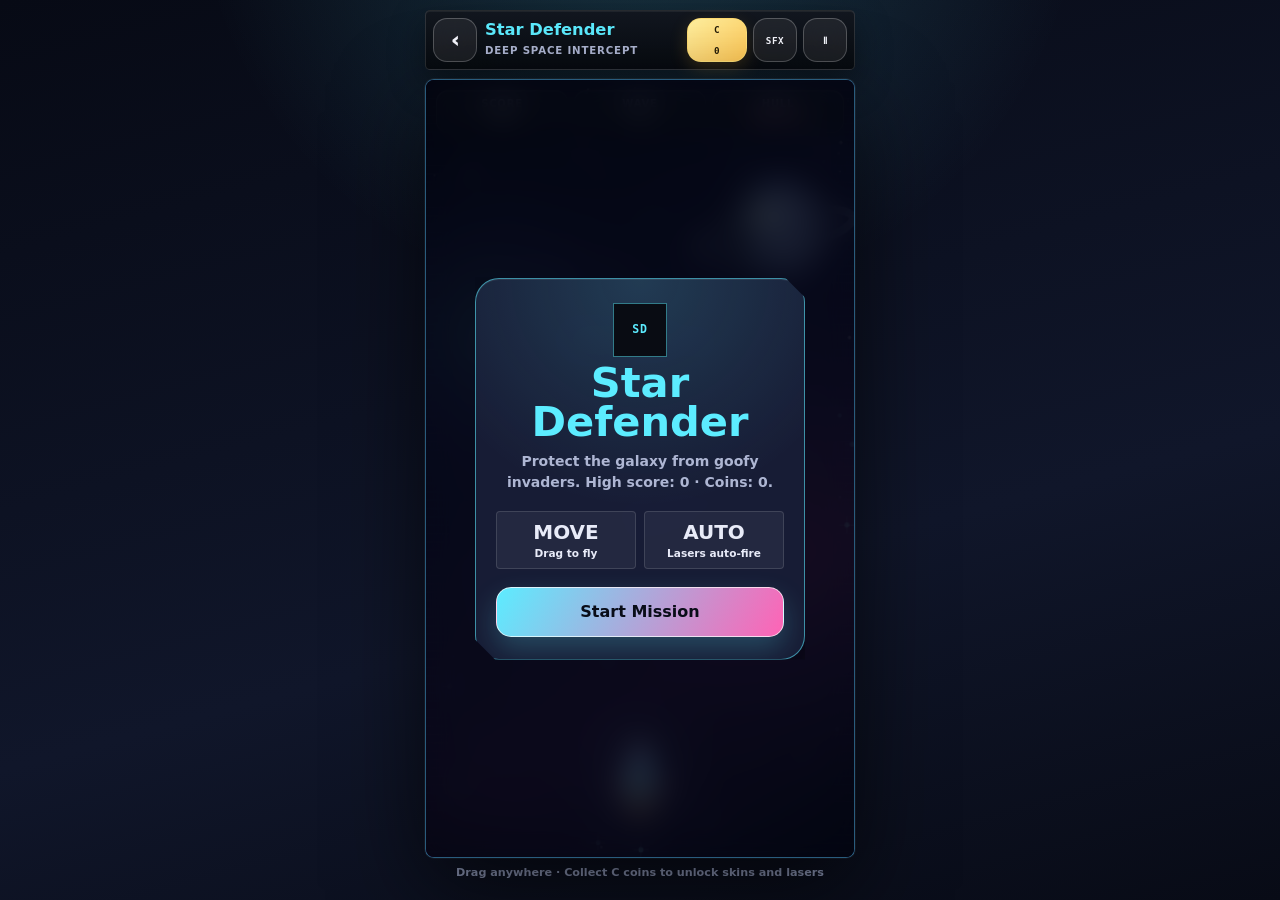
<file: shooter.html>
<!DOCTYPE html>
<html lang="en">
<head>
  <meta charset="UTF-8">
  <meta name="viewport" content="width=device-width, initial-scale=1, viewport-fit=cover">
  <meta name="theme-color" content="#11183f">
  <meta name="apple-mobile-web-app-capable" content="yes">
  <meta name="apple-mobile-web-app-status-bar-style" content="black-translucent">
  <meta name="apple-mobile-web-app-title" content="Star Defender">
  <link rel="manifest" href="manifest.webmanifest">
  <script src="register-sw.js" defer></script>
  <title>Star Defender</title>

  <style>
    :root {
      color-scheme: dark;
      --space: #11183f;
      --space-light: #27235f;
      --cyan: #58edff;
      --pink: #ff5ca8;
      --yellow: #ffd65a;
      --white: #fff;
      --panel: rgba(20, 25, 67, 0.82);
    }

    * {
      box-sizing: border-box;
      -webkit-tap-highlight-color: transparent;
    }

    html,
    body {
      width: 100%;
      min-height: 100%;
      margin: 0;
      overflow: hidden;
      overscroll-behavior: none;
    }

    body {
      display: flex;
      justify-content: center;
      padding: max(10px, env(safe-area-inset-top)) 10px max(10px, env(safe-area-inset-bottom));
      color: var(--white);
      font-family: ui-rounded, "SF Pro Rounded", "Arial Rounded MT Bold", system-ui, sans-serif;
      background: linear-gradient(165deg, #090d29, #28215c 65%, #491d68);
      user-select: none;
      -webkit-user-select: none;
    }

    button,
    a {
      font: inherit;
      touch-action: manipulation;
    }

    .app {
      display: flex;
      flex-direction: column;
      width: min(100%, 430px);
      min-height: 0;
    }

    .topbar {
      display: grid;
      grid-template-columns: 46px 1fr auto auto auto;
      align-items: center;
      gap: 6px;
      min-height: 54px;
      padding-bottom: 8px;
    }

    .icon-button {
      display: grid;
      place-items: center;
      width: 42px;
      height: 42px;
      padding: 0;
      border: 2px solid rgba(255, 255, 255, 0.5);
      border-radius: 14px;
      color: var(--white);
      background: rgba(255, 255, 255, 0.12);
      text-decoration: none;
      font-size: 1.2rem;
      font-weight: 950;
      backdrop-filter: blur(8px);
      -webkit-backdrop-filter: blur(8px);
    }

    .icon-button:active {
      transform: scale(0.94);
    }

    .game-name {
      min-width: 0;
    }

    .game-name strong {
      display: block;
      overflow: hidden;
      color: var(--cyan);
      font-size: 1.05rem;
      line-height: 1;
      text-overflow: ellipsis;
      white-space: nowrap;
      text-shadow: 0 2px 0 #176e8b;
    }

    .game-name span {
      color: #b8c7ff;
      font-size: 0.66rem;
      font-weight: 800;
      letter-spacing: 0.08em;
      text-transform: uppercase;
    }

    .arena {
      position: relative;
      flex: 1 1 auto;
      width: 100%;
      min-height: 0;
      overflow: hidden;
      border: 3px solid rgba(111, 238, 255, 0.75);
      border-radius: 25px;
      background: var(--space);
      box-shadow: 0 0 0 3px rgba(93, 69, 196, 0.55), 0 12px 30px rgba(0, 0, 0, 0.4);
      aspect-ratio: 390 / 650;
    }

    canvas {
      display: block;
      width: 100%;
      height: 100%;
      touch-action: none;
    }

    .hud {
      position: absolute;
      top: 10px;
      left: 10px;
      right: 10px;
      z-index: 2;
      display: grid;
      grid-template-columns: repeat(3, 1fr);
      gap: 7px;
      pointer-events: none;
    }

    .stat {
      padding: 6px 5px;
      border: 1.5px solid rgba(255, 255, 255, 0.32);
      border-radius: 12px;
      background: rgba(10, 14, 46, 0.7);
      text-align: center;
      backdrop-filter: blur(5px);
      -webkit-backdrop-filter: blur(5px);
    }

    .stat small {
      display: block;
      color: #9faee6;
      font-size: 0.52rem;
      font-weight: 900;
      letter-spacing: 0.08em;
      text-transform: uppercase;
    }

    .stat strong {
      display: block;
      margin-top: 1px;
      font-size: 0.82rem;
    }

    #health {
      color: #ff78b7;
      letter-spacing: 0.05em;
    }

    .overlay {
      position: absolute;
      inset: 0;
      z-index: 5;
      display: grid;
      place-items: center;
      padding: 24px;
      background: rgba(6, 9, 35, 0.72);
      opacity: 0;
      pointer-events: none;
      transition: opacity 180ms ease;
      backdrop-filter: blur(6px);
      -webkit-backdrop-filter: blur(6px);
    }

    .overlay.visible {
      opacity: 1;
      pointer-events: auto;
    }

    .panel {
      width: min(100%, 330px);
      padding: 24px 20px 22px;
      border: 3px solid var(--cyan);
      border-radius: 25px;
      background: linear-gradient(155deg, rgba(35, 39, 99, 0.97), rgba(79, 38, 115, 0.97));
      box-shadow: 0 8px 0 #15183e, 0 0 30px rgba(88, 237, 255, 0.25);
      text-align: center;
      transform: scale(0.92);
      transition: transform 220ms cubic-bezier(0.2, 1.3, 0.5, 1);
    }

    .overlay.visible .panel {
      transform: scale(1);
    }

    .panel-icon {
      display: block;
      margin-bottom: 6px;
      font-size: 3.8rem;
      filter: drop-shadow(0 5px 0 rgba(0, 0, 0, 0.25));
    }

    .panel h1 {
      margin: 0 0 9px;
      color: var(--cyan);
      font-size: clamp(1.8rem, 9vw, 2.6rem);
      line-height: 0.95;
      text-shadow: 0 4px 0 #176e8b;
    }

    .panel p {
      margin: 0 0 18px;
      color: #d9e2ff;
      font-size: 0.85rem;
      font-weight: 750;
      line-height: 1.5;
    }

    .primary-button {
      width: 100%;
      min-height: 52px;
      border: 2px solid #fff;
      border-radius: 16px;
      color: #15204b;
      background: linear-gradient(145deg, var(--cyan), #68ffc4);
      box-shadow: 0 6px 0 #1a9eb6;
      font-weight: 950;
    }

    .primary-button:active {
      box-shadow: 0 2px 0 #1a9eb6;
      transform: translateY(4px);
    }

    .instructions {
      display: grid;
      grid-template-columns: 1fr 1fr;
      gap: 8px;
      margin-bottom: 18px;
    }

    .instruction {
      padding: 8px 5px;
      border-radius: 12px;
      background: rgba(255, 255, 255, 0.1);
      color: #e8edff;
      font-size: 0.66rem;
      font-weight: 850;
    }

    .instruction b {
      display: block;
      margin-bottom: 3px;
      font-size: 1.25rem;
    }

    .hint {
      margin: 8px 0 0;
      color: #8e9acb;
      font-size: 0.67rem;
      font-weight: 750;
      text-align: center;
    }

    .coin-button {
      width: auto;
      min-width: 58px;
      padding: 0 8px;
      color: #3c2a09;
      background: linear-gradient(145deg, #ffe982, #ffb82e);
      border-color: #fff3ba;
      font-size: 0.75rem;
      box-shadow: 0 4px 0 #b56e10;
    }

    .shop-overlay {
      position: absolute;
      inset: 0;
      z-index: 8;
      display: grid;
      place-items: center;
      padding: 14px;
      background: rgba(6, 9, 35, 0.86);
      opacity: 0;
      pointer-events: none;
      transition: opacity 180ms ease;
      backdrop-filter: blur(8px);
      -webkit-backdrop-filter: blur(8px);
    }

    .shop-overlay.visible {
      opacity: 1;
      pointer-events: auto;
    }

    .shop-panel {
      width: 100%;
      max-height: calc(100% - 12px);
      overflow-y: auto;
      padding: 17px;
      border: 3px solid var(--yellow);
      border-radius: 23px;
      background: linear-gradient(155deg, #252963, #502875);
      box-shadow: 0 8px 0 #10132f;
      -webkit-overflow-scrolling: touch;
    }

    .shop-header {
      display: grid;
      grid-template-columns: 1fr auto;
      align-items: start;
      gap: 10px;
      margin-bottom: 13px;
    }

    .shop-header h2 {
      margin: 0;
      color: var(--yellow);
      font-size: 1.55rem;
      line-height: 1;
    }

    .shop-header p {
      margin: 5px 0 0;
      color: #d9e2ff;
      font-size: 0.7rem;
      font-weight: 750;
    }

    .close-shop {
      width: 38px;
      height: 38px;
      padding: 0;
      border: 2px solid rgba(255, 255, 255, 0.55);
      border-radius: 12px;
      color: #fff;
      background: rgba(255, 255, 255, 0.12);
      font-size: 1.1rem;
      font-weight: 950;
    }

    .shop-balance {
      margin-bottom: 15px;
      padding: 9px 12px;
      border-radius: 13px;
      color: #3b2a0d;
      background: linear-gradient(145deg, #ffed91, #ffc13c);
      font-size: 0.86rem;
      font-weight: 950;
      text-align: center;
    }

    .shop-title {
      margin: 13px 2px 8px;
      color: #bfefff;
      font-size: 0.72rem;
      letter-spacing: 0.1em;
      text-transform: uppercase;
    }

    .shop-grid {
      display: grid;
      grid-template-columns: repeat(2, minmax(0, 1fr));
      gap: 9px;
    }

    .shop-item {
      min-height: 104px;
      padding: 9px 7px;
      border: 2px solid rgba(255, 255, 255, 0.28);
      border-radius: 15px;
      color: #fff;
      background: rgba(255, 255, 255, 0.09);
      text-align: center;
    }

    .shop-item.equipped {
      border-color: #62ffc6;
      background: rgba(74, 224, 171, 0.18);
      box-shadow: inset 0 0 18px rgba(98, 255, 198, 0.15);
    }

    .shop-item.cannot-afford {
      animation: shop-shake 260ms ease;
      border-color: #ff6b9f;
    }

    .shop-preview {
      display: grid;
      place-items: center;
      height: 37px;
      font-size: 1.9rem;
    }

    .laser-preview {
      width: 9px;
      height: 34px;
      border-radius: 99px;
      background: var(--preview-color);
      box-shadow: 0 0 12px var(--preview-glow);
    }

    .shop-item strong,
    .shop-item small {
      display: block;
    }

    .shop-item strong {
      margin-top: 4px;
      font-size: 0.77rem;
    }

    .shop-item small {
      margin-top: 4px;
      color: #d7ddff;
      font-size: 0.62rem;
      font-weight: 800;
    }

    @keyframes shop-shake {
      0%, 100% { transform: translateX(0); }
      33% { transform: translateX(-5px); }
      66% { transform: translateX(5px); }
    }

    @media (max-width: 370px) {
      .topbar {
        grid-template-columns: 40px 1fr auto auto auto;
        gap: 4px;
      }

      .game-name span {
        display: none;
      }

      .coin-button {
        min-width: 52px;
        padding: 0 5px;
      }
    }

    @media (max-height: 720px) {
      .topbar {
        min-height: 46px;
      }

      .icon-button {
        width: 38px;
        height: 38px;
      }

      .panel {
        padding: 18px 17px;
      }

      .panel-icon {
        font-size: 3rem;
      }
    }

    @media (prefers-reduced-motion: reduce) {
      * {
        transition: none !important;
      }
    }
  </style>
  <link rel="icon" href="icon.svg" type="image/svg+xml">
  <link rel="stylesheet" href="arcade.css">
  <script src="arcade-ui.js" defer></script>
</head>
<body data-theme="space" data-game="shooter">
  <main class="app">
    <header class="topbar">
      <a class="icon-button" href="./" aria-label="Back to game menu">‹</a>
      <div class="game-name">
        <strong>Star Defender</strong>
        <span>Deep Space Intercept</span>
      </div>
      <button class="icon-button coin-button" id="shop-button" type="button" aria-label="Open coin shop">C <span id="coin-balance">0</span></button>
      <button class="icon-button" id="sound-button" type="button" aria-label="Turn sound off">SFX</button>
      <button class="icon-button" id="pause-button" type="button" aria-label="Pause game">Ⅱ</button>
    </header>

    <section class="arena" id="arena" aria-label="Star Defender game area">
      <canvas id="game-canvas" width="390" height="650" aria-label="Touch and drag to control the spaceship"></canvas>

      <div class="hud" aria-live="polite">
        <div class="stat">
          <small>Score</small>
          <strong id="score">0</strong>
        </div>
        <div class="stat">
          <small>Wave</small>
          <strong id="wave">1</strong>
        </div>
        <div class="stat">
          <small>Hull</small>
          <strong id="health">HP 3/3</strong>
        </div>
      </div>

      <div class="overlay visible" id="overlay" role="dialog" aria-modal="true" aria-labelledby="panel-title">
        <div class="panel">
          <span class="panel-icon" id="panel-icon" aria-hidden="true">SD</span>
          <h1 id="panel-title">Star Defender</h1>
          <p id="panel-message">Protect the galaxy from waves of goofy alien invaders.</p>
          <div class="instructions" id="instructions">
            <div class="instruction"><b>MOVE</b>Drag to fly</div>
            <div class="instruction"><b>AUTO</b>Lasers auto-fire</div>
          </div>
          <button class="primary-button" id="action-button" type="button">Start Mission</button>
        </div>
      </div>

      <div class="shop-overlay" id="shop-overlay" role="dialog" aria-modal="true" aria-labelledby="shop-title">
        <section class="shop-panel">
          <header class="shop-header">
            <div>
              <h2 id="shop-title">Cosmic Shop</h2>
              <p>Collect coins during missions to unlock cosmetics.</p>
            </div>
            <button class="close-shop" id="close-shop" type="button" aria-label="Close shop">X</button>
          </header>
          <div class="shop-balance">C <span id="shop-balance">0</span> available</div>
          <h3 class="shop-title">Ship skins</h3>
          <div class="shop-grid" id="skin-shop"></div>
          <h3 class="shop-title">Laser colors</h3>
          <div class="shop-grid" id="laser-shop"></div>
        </section>
      </div>
    </section>

    <p class="hint">Drag anywhere · Collect C coins to unlock skins and lasers</p>
  </main>

  <script>
    "use strict";

    const WIDTH = 390;
    const HEIGHT = 650;
    const BEST_SCORE_KEY = "star-defender-best-v1";
    const SOUND_KEY = "star-defender-sound-v1";
    const COINS_KEY = "star-defender-coins-v1";
    const INVENTORY_KEY = "star-defender-inventory-v1";

    const SHIP_SKINS = [
      {
        id: "nova",
        name: "Nova",
        price: 0,
        icon: "NV",
        wing: "#ff5d9e",
        bodyStart: "#f5fbff",
        bodyEnd: "#65dfff",
        cockpit: "#675fe9",
        flame: "#ffb44e",
        outline: "#26366f"
      },
      {
        id: "solar",
        name: "Solar Flare",
        price: 150,
        icon: "SF",
        wing: "#ff8c32",
        bodyStart: "#fff9c7",
        bodyEnd: "#ffc83d",
        cockpit: "#e84262",
        flame: "#5cecff",
        outline: "#713f22"
      },
      {
        id: "nebula",
        name: "Nebula",
        price: 350,
        icon: "NB",
        wing: "#a85dff",
        bodyStart: "#ffd8ff",
        bodyEnd: "#a66cff",
        cockpit: "#50f0dc",
        flame: "#ff62c8",
        outline: "#372168"
      },
      {
        id: "shadow",
        name: "Shadow X",
        price: 600,
        icon: "SX",
        wing: "#252b4d",
        bodyStart: "#9eabc9",
        bodyEnd: "#22283e",
        cockpit: "#72ff8d",
        flame: "#61ff8a",
        outline: "#0b0e1c"
      }
    ];

    const LASER_COLORS = [
      { id: "cyan", name: "Ice Beam", price: 0, color: "#c4fbff", glow: "#58edff", tone: 620 },
      { id: "lime", name: "Bio Bolt", price: 120, color: "#c5ff76", glow: "#57ff70", tone: 680 },
      { id: "plasma", name: "Pink Plasma", price: 260, color: "#ffb3e1", glow: "#ff4fb4", tone: 740 },
      { id: "gold", name: "Gold Ray", price: 480, color: "#fff1a1", glow: "#ffc52f", tone: 820 }
    ];

    const canvas = document.getElementById("game-canvas");
    const context = canvas.getContext("2d", { alpha: false });
    const arena = document.getElementById("arena");
    const scoreDisplay = document.getElementById("score");
    const waveDisplay = document.getElementById("wave");
    const healthDisplay = document.getElementById("health");
    const overlay = document.getElementById("overlay");
    const panelIcon = document.getElementById("panel-icon");
    const panelTitle = document.getElementById("panel-title");
    const panelMessage = document.getElementById("panel-message");
    const instructions = document.getElementById("instructions");
    const actionButton = document.getElementById("action-button");
    const pauseButton = document.getElementById("pause-button");
    const soundButton = document.getElementById("sound-button");
    const shopButton = document.getElementById("shop-button");
    const coinBalanceDisplay = document.getElementById("coin-balance");
    const shopOverlay = document.getElementById("shop-overlay");
    const closeShopButton = document.getElementById("close-shop");
    const shopBalanceDisplay = document.getElementById("shop-balance");
    const skinShop = document.getElementById("skin-shop");
    const laserShop = document.getElementById("laser-shop");

    let state = "start";
    let soundEnabled = readSoundSetting();
    let audioContext = null;
    let lastFrameTime = 0;
    let gameTime = 0;
    let score = 0;
    let bestScore = readBestScore();
    let coins = readCoins();
    let inventory = readInventory();
    let shopReturnState = "start";
    let wave = 1;
    let wavePhase = "spawning";
    let waveTarget = 0;
    let waveSpawned = 0;
    let spawnTimer = 0;
    let breakTimer = 0;
    let waveBannerTimer = 0;
    let shotTimer = 0;
    let shotCounter = 0;
    let activePointer = null;
    let pointerDrag = null;
    let coinsDirty = false;
    let lastCoinsSavedAt = 0;
    let waveNoHit = true;
    let waveBannerText = "";

    let player;
    let stars = [];
    let playerBullets = [];
    let enemyBullets = [];
    let enemies = [];
    let powerUps = [];
    let particles = [];
    let spacePlate = null;
    const pressedKeys = new Set();

    function readBestScore() {
      try {
        const saved = Number.parseInt(localStorage.getItem(BEST_SCORE_KEY), 10);
        return Number.isFinite(saved) && saved > 0 ? saved : 0;
      } catch (error) {
        console.warn("The high score could not be read.", error);
        return 0;
      }
    }

    function saveBestScore(value) {
      try {
        localStorage.setItem(BEST_SCORE_KEY, String(value));
      } catch (error) {
        console.warn("The high score could not be saved.", error);
      }
    }

    function readSoundSetting() {
      try {
        return localStorage.getItem(SOUND_KEY) !== "off";
      } catch (error) {
        return true;
      }
    }

    function saveSoundSetting() {
      try {
        localStorage.setItem(SOUND_KEY, soundEnabled ? "on" : "off");
      } catch (error) {
        console.warn("The sound setting could not be saved.", error);
      }
    }

    function readCoins() {
      try {
        const saved = Number.parseInt(localStorage.getItem(COINS_KEY), 10);
        return Number.isFinite(saved) && saved >= 0 ? saved : 0;
      } catch (error) {
        console.warn("The coin balance could not be read.", error);
        return 0;
      }
    }

    function readInventory() {
      const defaults = {
        unlockedSkins: ["nova"],
        unlockedLasers: ["cyan"],
        equippedSkin: "nova",
        equippedLaser: "cyan"
      };

      try {
        const saved = JSON.parse(localStorage.getItem(INVENTORY_KEY));
        if (!saved || typeof saved !== "object") {
          return defaults;
        }

        const skinIds = new Set(SHIP_SKINS.map((item) => item.id));
        const laserIds = new Set(LASER_COLORS.map((item) => item.id));
        const unlockedSkins = [...new Set(["nova", ...(Array.isArray(saved.unlockedSkins) ? saved.unlockedSkins : [])])]
          .filter((id) => skinIds.has(id));
        const unlockedLasers = [...new Set(["cyan", ...(Array.isArray(saved.unlockedLasers) ? saved.unlockedLasers : [])])]
          .filter((id) => laserIds.has(id));

        return {
          unlockedSkins,
          unlockedLasers,
          equippedSkin: unlockedSkins.includes(saved.equippedSkin) ? saved.equippedSkin : "nova",
          equippedLaser: unlockedLasers.includes(saved.equippedLaser) ? saved.equippedLaser : "cyan"
        };
      } catch (error) {
        console.warn("The cosmetic inventory could not be read.", error);
        return defaults;
      }
    }

    function saveCosmeticProgress() {
      try {
        localStorage.setItem(COINS_KEY, String(coins));
        localStorage.setItem(INVENTORY_KEY, JSON.stringify(inventory));
        coinsDirty = false;
        lastCoinsSavedAt = gameTime;
      } catch (error) {
        console.warn("Cosmetic progress could not be saved.", error);
      }
    }

    function getEquippedSkin() {
      return SHIP_SKINS.find((item) => item.id === inventory.equippedSkin) || SHIP_SKINS[0];
    }

    function getEquippedLaser() {
      return LASER_COLORS.find((item) => item.id === inventory.equippedLaser) || LASER_COLORS[0];
    }

    function createShopItem(item, category) {
      const inventoryKey = category === "skin" ? "unlockedSkins" : "unlockedLasers";
      const equippedKey = category === "skin" ? "equippedSkin" : "equippedLaser";
      const unlocked = inventory[inventoryKey].includes(item.id);
      const equipped = inventory[equippedKey] === item.id;
      const button = document.createElement("button");
      button.type = "button";
      button.className = `shop-item${equipped ? " equipped" : ""}`;
      button.setAttribute("aria-label", `${item.name}. ${equipped ? "Equipped" : unlocked ? "Unlocked" : `${item.price} coins`}`);

      const preview = document.createElement("span");
      preview.className = "shop-preview";
      if (category === "skin") {
        preview.textContent = item.icon;
      } else {
        const beam = document.createElement("span");
        beam.className = "laser-preview";
        beam.style.setProperty("--preview-color", item.color);
        beam.style.setProperty("--preview-glow", item.glow);
        preview.append(beam);
      }

      const name = document.createElement("strong");
      name.textContent = item.name;
      const status = document.createElement("small");
      status.textContent = equipped ? "ACTIVE Equipped" : unlocked ? "Tap to equip" : `C ${item.price}`;
      button.append(preview, name, status);
      button.addEventListener("click", () => purchaseOrEquip(item, category, button));
      return button;
    }

    function renderShop() {
      coinBalanceDisplay.textContent = coins.toLocaleString();
      shopBalanceDisplay.textContent = coins.toLocaleString();
      skinShop.replaceChildren(...SHIP_SKINS.map((item) => createShopItem(item, "skin")));
      laserShop.replaceChildren(...LASER_COLORS.map((item) => createShopItem(item, "laser")));
    }

    function purchaseOrEquip(item, category, button) {
      const inventoryKey = category === "skin" ? "unlockedSkins" : "unlockedLasers";
      const equippedKey = category === "skin" ? "equippedSkin" : "equippedLaser";
      const unlocked = inventory[inventoryKey].includes(item.id);

      if (!unlocked) {
        if (coins < item.price) {
          button.classList.remove("cannot-afford");
          void button.offsetWidth;
          button.classList.add("cannot-afford");
          playTone(135, 0.18, "sawtooth", 0.05);
          return;
        }

        coins -= item.price;
        inventory[inventoryKey].push(item.id);
        playTone(660, 0.1, "sine", 0.06);
        playTone(920, 0.17, "sine", 0.06, 0.09);
      } else {
        playTone(740, 0.09, "sine", 0.04);
      }

      inventory[equippedKey] = item.id;
      saveCosmeticProgress();
      updateHud();
      renderShop();
    }

    function openShop() {
      if (state === "shop") {
        return;
      }
      shopReturnState = state;
      if (coinsDirty) saveCosmeticProgress();
      state = "shop";
      activePointer = null;
      renderShop();
      shopOverlay.classList.add("visible");
    }

    function closeShop() {
      if (state !== "shop") {
        return;
      }
      shopOverlay.classList.remove("visible");
      state = shopReturnState;
      if (state === "running") {
        lastFrameTime = performance.now();
      }
    }

    function configureCanvas() {
      const pixelRatio = Math.min(window.devicePixelRatio || 1, 2);
      canvas.width = Math.round(WIDTH * pixelRatio);
      canvas.height = Math.round(HEIGHT * pixelRatio);
      context.setTransform(pixelRatio, 0, 0, pixelRatio, 0, 0);
      context.imageSmoothingEnabled = true;
      buildSpacePlate();
    }

    function randomBetween(minimum, maximum) {
      return minimum + Math.random() * (maximum - minimum);
    }

    function clamp(value, minimum, maximum) {
      return Math.max(minimum, Math.min(maximum, value));
    }

    function circlesOverlap(first, second, padding = 0) {
      const xDistance = first.x - second.x;
      const yDistance = first.y - second.y;
      const combinedRadius = first.radius + second.radius - padding;
      return xDistance * xDistance + yDistance * yDistance <= combinedRadius * combinedRadius;
    }

    function initializeStars() {
      stars = Array.from({ length: 72 }, () => ({
        x: Math.random() * WIDTH,
        y: Math.random() * HEIGHT,
        size: randomBetween(0.7, 2.4),
        speed: randomBetween(12, 52),
        alpha: randomBetween(0.3, 1)
      }));
    }

    function resetGame() {
      gameTime = 0;
      score = 0;
      wave = 1;
      shotTimer = 0;
      shotCounter = 0;
      coinsDirty = false;
      lastCoinsSavedAt = 0;
      waveNoHit = true;
      waveBannerText = "";
      playerBullets = [];
      enemyBullets = [];
      enemies = [];
      powerUps = [];
      particles = [];
      player = {
        x: WIDTH / 2,
        y: HEIGHT - 72,
        radius: 19,
        health: 3,
        maximumHealth: 3,
        invulnerableTimer: 0,
        rapidUntil: 0,
        shieldUntil: 0
      };
      beginWave();
      updateHud();
    }

    function beginWave() {
      wavePhase = "spawning";
      waveSpawned = 0;
      waveTarget = wave % 5 === 0 ? 1 : 6 + wave * 2;
      spawnTimer = 0.65;
      waveBannerTimer = 1.7;
      waveNoHit = true;
      waveBannerText = wave % 5 === 0 ? `BOSS WAVE ${wave}` : `WAVE ${wave}`;
      waveDisplay.textContent = String(wave);
      playTone(wave % 5 === 0 ? 160 : 520, 0.16, "triangle", 0.08);
    }

    function updateHud() {
      scoreDisplay.textContent = score.toLocaleString();
      waveDisplay.textContent = String(wave);
      coinBalanceDisplay.textContent = coins.toLocaleString();
      healthDisplay.textContent = `HP ${Math.max(0, player.health)}/${player.maximumHealth}`;
    }

    function showOverlay(icon, title, message, buttonLabel, showInstructions = false) {
      panelIcon.textContent = icon;
      panelTitle.textContent = title;
      panelMessage.textContent = message;
      actionButton.textContent = buttonLabel;
      instructions.hidden = !showInstructions;
      overlay.classList.add("visible");
    }

    function hideOverlay() {
      overlay.classList.remove("visible");
    }

    function startGame() {
      initializeAudio();
      resetGame();
      state = "running";
      pauseButton.textContent = "Ⅱ";
      pauseButton.setAttribute("aria-label", "Pause game");
      hideOverlay();
      lastFrameTime = performance.now();
    }

    function pauseGame() {
      if (state !== "running") {
        return;
      }

      state = "paused";
      if (coinsDirty) saveCosmeticProgress();
      pauseButton.textContent = "▶";
      pauseButton.setAttribute("aria-label", "Resume game");
      showOverlay("PAUSE", "Mission Paused", `Score: ${score.toLocaleString()} · Wave ${wave}`, "Resume Mission");
    }

    function resumeGame() {
      if (state !== "paused") {
        return;
      }

      state = "running";
      pauseButton.textContent = "Ⅱ";
      pauseButton.setAttribute("aria-label", "Pause game");
      hideOverlay();
      lastFrameTime = performance.now();
    }

    function finishGame() {
      state = "gameover";
      activePointer = null;

      const isNewBest = score > bestScore;
      if (isNewBest) {
        bestScore = score;
        saveBestScore(bestScore);
      }
      if (coinsDirty) saveCosmeticProgress();

      playTone(190, 0.3, "sawtooth", 0.12);
      playTone(125, 0.45, "sine", 0.1, 0.2);
      vibrate([70, 40, 100]);
      showOverlay(
        "END",
        "Mission Over",
        `Score: ${score.toLocaleString()} · Wave ${wave}. ${isNewBest ? "New high score!" : `Best: ${bestScore.toLocaleString()}.`}`,
        "Try Again"
      );
    }

    function initializeAudio() {
      if (!soundEnabled) {
        return;
      }

      try {
        const AudioContextClass = window.AudioContext || window.webkitAudioContext;
        if (!AudioContextClass) {
          return;
        }

        if (!audioContext) {
          audioContext = new AudioContextClass();
        }

        if (audioContext.state === "suspended") {
          audioContext.resume().catch(() => {});
        }
      } catch (error) {
        console.warn("Audio is not available.", error);
      }
    }

    function playTone(frequency, duration, type = "sine", volume = 0.06, delay = 0) {
      if (!soundEnabled) {
        return;
      }

      try {
        initializeAudio();
        if (!audioContext) {
          return;
        }

        const startTime = audioContext.currentTime + delay;
        const oscillator = audioContext.createOscillator();
        const gain = audioContext.createGain();
        oscillator.type = type;
        oscillator.frequency.setValueAtTime(frequency, startTime);
        gain.gain.setValueAtTime(0.0001, startTime);
        gain.gain.exponentialRampToValueAtTime(volume, startTime + 0.012);
        gain.gain.exponentialRampToValueAtTime(0.0001, startTime + duration);
        oscillator.connect(gain);
        gain.connect(audioContext.destination);
        oscillator.start(startTime);
        oscillator.stop(startTime + duration + 0.03);
      } catch (error) {
        console.warn("A sound could not be played.", error);
      }
    }

    function vibrate(pattern) {
      try {
        if (typeof navigator.vibrate === "function") {
          navigator.vibrate(pattern);
        }
      } catch (error) {
        console.warn("Haptic feedback is not available.", error);
      }
    }

    function spawnEnemy() {
      if (wave % 5 === 0 && waveTarget === 1) {
        const health = 28 + wave * 4;
        enemies.push({
          type: "boss",
          x: WIDTH / 2,
          y: -65,
          radius: 49,
          health,
          maximumHealth: health,
          speed: 42,
          velocityX: 76,
          shootTimer: 1.2,
          value: 2500 + wave * 100
        });
        return;
      }

      const roll = Math.random();
      let type = "scout";
      if (wave >= 3 && roll > 0.78) {
        type = "tank";
      } else if (wave >= 2 && roll > 0.48) {
        type = "zigzag";
      }

      const base = {
        type,
        x: randomBetween(30, WIDTH - 30),
        y: -35,
        phase: Math.random() * Math.PI * 2,
        age: 0,
        shootTimer: randomBetween(1.6, 3.5)
      };

      if (type === "tank") {
        const health = 3 + Math.floor(wave / 4);
        enemies.push({ ...base, radius: 25, health, maximumHealth: health, speed: Math.min(78, 40 + wave * 2.5), value: 320 });
      } else if (type === "zigzag") {
        enemies.push({ ...base, radius: 20, health: 2, maximumHealth: 2, speed: Math.min(112, 60 + wave * 3), value: 190 });
      } else {
        enemies.push({ ...base, radius: 18, health: 1, maximumHealth: 1, speed: Math.min(128, 72 + wave * 3.5), value: 100 });
      }
    }

    function firePlayerLaser() {
      const rapid = gameTime < player.rapidUntil;
      const laser = getEquippedLaser();
      const speed = 540;
      playerBullets.push({
        x: player.x - 8,
        y: player.y - 19,
        radius: 4,
        velocityY: -speed,
        color: laser.color,
        glow: laser.glow
      });
      playerBullets.push({
        x: player.x + 8,
        y: player.y - 19,
        radius: 4,
        velocityY: -speed,
        color: laser.color,
        glow: laser.glow
      });
      shotTimer = rapid ? 0.1 : 0.24;
      shotCounter += 1;

      if (shotCounter % (rapid ? 5 : 3) === 0) {
        playTone(laser.tone, 0.055, "square", 0.025);
      }
    }

    function fireEnemyLaser(enemy) {
      const xDifference = player.x - enemy.x;
      const yDifference = player.y - enemy.y;
      const magnitude = Math.hypot(xDifference, yDifference) || 1;
      const speed = enemy.type === "boss" ? 190 : Math.min(240, 155 + wave * 3);
      enemyBullets.push({
        x: enemy.x,
        y: enemy.y + enemy.radius * 0.5,
        radius: enemy.type === "boss" ? 7 : 5,
        velocityX: (xDifference / magnitude) * speed,
        velocityY: (yDifference / magnitude) * speed
      });

      if (enemy.type === "boss") {
        enemyBullets.push({ x: enemy.x - 25, y: enemy.y + 20, radius: 6, velocityX: -70, velocityY: speed });
        enemyBullets.push({ x: enemy.x + 25, y: enemy.y + 20, radius: 6, velocityX: 70, velocityY: speed });
      }
    }

    function spawnPowerUp(x, y, forcedType = null) {
      const roll = Math.random();
      const type = forcedType || (roll < 0.45 ? "rapid" : roll < 0.78 ? "shield" : "heal");
      powerUps.push({ x, y, radius: 16, type, velocityY: 85, velocityX: 0, phase: 0, amount: 0 });
    }

    function spawnCoin(x, y, amount = 1) {
      powerUps.push({
        x: clamp(x + randomBetween(-12, 12), 18, WIDTH - 18),
        y,
        radius: 13,
        type: "coin",
        velocityY: randomBetween(70, 105),
        velocityX: randomBetween(-25, 25),
        phase: Math.random() * Math.PI * 2,
        amount
      });
    }

    function createBurst(x, y, color, amount = 10) {
      for (let index = 0; index < amount; index += 1) {
        const angle = Math.random() * Math.PI * 2;
        const speed = randomBetween(45, 190);
        particles.push({
          x,
          y,
          velocityX: Math.cos(angle) * speed,
          velocityY: Math.sin(angle) * speed,
          radius: randomBetween(1.5, 4.5),
          life: randomBetween(0.35, 0.75),
          maximumLife: 0.75,
          color
        });
      }
    }

    function destroyEnemy(enemy) {
      score += enemy.value;
      updateHud();
      const boss = enemy.type === "boss";
      createBurst(enemy.x, enemy.y, boss ? "#ffcf55" : "#ff6ab1", boss ? 38 : 14);
      playTone(boss ? 110 : 280, boss ? 0.4 : 0.09, boss ? "sawtooth" : "triangle", boss ? 0.1 : 0.045);

      if (boss) {
        spawnPowerUp(enemy.x, enemy.y, "shield");
        for (let index = 0; index < 9; index += 1) {
          spawnCoin(enemy.x + randomBetween(-34, 34), enemy.y + randomBetween(-18, 18), 3);
        }
        vibrate([60, 30, 60]);
      } else {
        if (Math.random() < 0.48) {
          spawnCoin(enemy.x, enemy.y, enemy.type === "tank" ? 3 : enemy.type === "zigzag" ? 2 : 1);
        }
        if (Math.random() < 0.14) {
          spawnPowerUp(enemy.x, enemy.y);
        }
      }
    }

    function damagePlayer() {
      if (player.invulnerableTimer > 0) {
        return;
      }
      waveNoHit = false;

      if (gameTime < player.shieldUntil) {
        player.shieldUntil = 0;
        createBurst(player.x, player.y, "#62f2ff", 16);
        playTone(780, 0.16, "sine", 0.06);
        vibrate(30);
        return;
      }

      player.health -= 1;
      player.invulnerableTimer = 1.25;
      createBurst(player.x, player.y, "#ff5c9f", 20);
      playTone(145, 0.25, "sawtooth", 0.08);
      vibrate(80);
      updateHud();

      if (player.health <= 0) {
        finishGame();
      }
    }

    function collectPowerUp(powerUp) {
      if (powerUp.type === "coin") {
        coins += powerUp.amount;
        score += powerUp.amount * 10;
        coinsDirty = true;
        createBurst(powerUp.x, powerUp.y, "#ffd65a", 10);
        playTone(880, 0.08, "sine", 0.045);
        vibrate(12);
        updateHud();
        return;
      }

      if (powerUp.type === "rapid") {
        player.rapidUntil = gameTime + 8;
        playTone(720, 0.1, "square", 0.05);
        playTone(980, 0.15, "sine", 0.05, 0.08);
      } else if (powerUp.type === "shield") {
        player.shieldUntil = gameTime + 10;
        playTone(520, 0.18, "sine", 0.055);
      } else {
        if (player.health < player.maximumHealth) {
          player.health += 1;
          waveBannerText = "HULL RESTORED";
        } else {
          coins += 2;
          score += 150;
          coinsDirty = true;
          waveBannerText = "FULL HULL BONUS +2C";
        }
        waveBannerTimer = 1.4;
        playTone(660, 0.12, "sine", 0.055);
        playTone(880, 0.15, "sine", 0.05, 0.1);
      }

      score += 75;
      createBurst(powerUp.x, powerUp.y, "#63ffc5", 12);
      vibrate(20);
      updateHud();
    }

    function updateStars(deltaTime) {
      for (const star of stars) {
        star.y += star.speed * deltaTime;
        if (star.y > HEIGHT + 3) {
          star.y = -3;
          star.x = Math.random() * WIDTH;
        }
      }
    }

    function updateKeyboard(deltaTime) {
      const speed = 285;
      if (pressedKeys.has("ArrowLeft") || pressedKeys.has("a")) {
        player.x -= speed * deltaTime;
      }
      if (pressedKeys.has("ArrowRight") || pressedKeys.has("d")) {
        player.x += speed * deltaTime;
      }
      if (pressedKeys.has("ArrowUp") || pressedKeys.has("w")) {
        player.y -= speed * deltaTime;
      }
      if (pressedKeys.has("ArrowDown") || pressedKeys.has("s")) {
        player.y += speed * deltaTime;
      }
      player.x = clamp(player.x, 24, WIDTH - 24);
      player.y = clamp(player.y, HEIGHT * 0.43, HEIGHT - 32);
    }

    function updateWave(deltaTime) {
      if (wavePhase === "break") {
        breakTimer -= deltaTime;
        if (breakTimer <= 0) {
          beginWave();
        }
        return;
      }

      if (waveSpawned < waveTarget) {
        spawnTimer -= deltaTime;
        if (spawnTimer <= 0) {
          spawnEnemy();
          waveSpawned += 1;
          spawnTimer = wave % 5 === 0 ? 2 : Math.max(0.28, 0.82 - wave * 0.035);
        }
      } else if (enemies.length === 0) {
        const clearBonus = 250 + (waveNoHit ? 250 : 0);
        score += clearBonus;
        waveBannerText = waveNoHit ? `PERFECT WAVE +${clearBonus}` : `WAVE CLEAR +${clearBonus}`;
        waveBannerTimer = 1.7;
        wave += 1;
        wavePhase = "break";
        breakTimer = 1.8;
        enemyBullets = [];
        updateHud();
      }
    }

    function updateEnemies(deltaTime) {
      for (let index = enemies.length - 1; index >= 0; index -= 1) {
        const enemy = enemies[index];
        enemy.age = (enemy.age || 0) + deltaTime;

        if (enemy.type === "boss") {
          if (enemy.y < 105) {
            enemy.y += enemy.speed * deltaTime;
          } else {
            enemy.x += enemy.velocityX * deltaTime;
            if (enemy.x < 60 || enemy.x > WIDTH - 60) {
              enemy.velocityX *= -1;
              enemy.x = clamp(enemy.x, 60, WIDTH - 60);
            }
          }
          enemy.shootTimer -= deltaTime;
          if (enemy.shootTimer <= 0 && enemy.y > 50) {
            fireEnemyLaser(enemy);
            enemy.shootTimer = Math.max(0.6, 1.15 - wave * 0.025);
          }
        } else {
          enemy.y += enemy.speed * deltaTime;
          if (enemy.type === "zigzag") {
            enemy.x += Math.sin(enemy.age * 4.4 + enemy.phase) * 95 * deltaTime;
            enemy.x = clamp(enemy.x, 24, WIDTH - 24);
          }
          enemy.shootTimer -= deltaTime;
          if (wave >= 3 && enemy.shootTimer <= 0 && enemy.y > 75 && enemy.y < HEIGHT * 0.65) {
            fireEnemyLaser(enemy);
            enemy.shootTimer = randomBetween(2.3, 4.2);
          }
        }

        if (circlesOverlap(enemy, player, 4)) {
          if (enemy.type !== "boss") {
            enemies.splice(index, 1);
            createBurst(enemy.x, enemy.y, "#ff7ab8", 12);
          } else {
            enemy.y = Math.max(80, enemy.y - 35);
          }
          damagePlayer();
          if (state !== "running") {
            return;
          }
          continue;
        }

        if (enemy.y - enemy.radius > HEIGHT) {
          enemies.splice(index, 1);
          damagePlayer();
          if (state !== "running") {
            return;
          }
        }
      }
    }

    function updatePlayerBullets(deltaTime) {
      for (let bulletIndex = playerBullets.length - 1; bulletIndex >= 0; bulletIndex -= 1) {
        const bullet = playerBullets[bulletIndex];
        bullet.y += bullet.velocityY * deltaTime;

        if (bullet.y < -15) {
          playerBullets.splice(bulletIndex, 1);
          continue;
        }

        for (let enemyIndex = enemies.length - 1; enemyIndex >= 0; enemyIndex -= 1) {
          const enemy = enemies[enemyIndex];
          if (!circlesOverlap(bullet, enemy, 2)) {
            continue;
          }

          playerBullets.splice(bulletIndex, 1);
          enemy.health -= 1;
          createBurst(bullet.x, bullet.y, bullet.glow || "#68efff", 4);

          if (enemy.health <= 0) {
            enemies.splice(enemyIndex, 1);
            destroyEnemy(enemy);
          } else {
            playTone(210, 0.045, "triangle", 0.018);
          }
          break;
        }
      }
    }

    function updateEnemyBullets(deltaTime) {
      for (let index = enemyBullets.length - 1; index >= 0; index -= 1) {
        const bullet = enemyBullets[index];
        bullet.x += bullet.velocityX * deltaTime;
        bullet.y += bullet.velocityY * deltaTime;

        if (bullet.y > HEIGHT + 15 || bullet.x < -20 || bullet.x > WIDTH + 20) {
          enemyBullets.splice(index, 1);
          continue;
        }

        if (circlesOverlap(bullet, player, 5)) {
          enemyBullets.splice(index, 1);
          damagePlayer();
          if (state !== "running") {
            return;
          }
        }
      }
    }

    function updatePowerUps(deltaTime) {
      for (let index = powerUps.length - 1; index >= 0; index -= 1) {
        const powerUp = powerUps[index];
        powerUp.phase += deltaTime * 5;
        powerUp.y += powerUp.velocityY * deltaTime;
        powerUp.x += (powerUp.velocityX || 0) * deltaTime + Math.sin(powerUp.phase) * 24 * deltaTime;
        powerUp.x = clamp(powerUp.x, powerUp.radius, WIDTH - powerUp.radius);

        if (circlesOverlap(powerUp, player, 2)) {
          powerUps.splice(index, 1);
          collectPowerUp(powerUp);
        } else if (powerUp.y > HEIGHT + 25) {
          powerUps.splice(index, 1);
        }
      }
    }

    function updateParticles(deltaTime) {
      for (let index = particles.length - 1; index >= 0; index -= 1) {
        const particle = particles[index];
        particle.life -= deltaTime;
        particle.x += particle.velocityX * deltaTime;
        particle.y += particle.velocityY * deltaTime;
        particle.velocityX *= 0.98;
        particle.velocityY *= 0.98;
        if (particle.life <= 0) {
          particles.splice(index, 1);
        }
      }
    }

    function update(deltaTime) {
      gameTime += deltaTime;
      waveBannerTimer = Math.max(0, waveBannerTimer - deltaTime);
      player.invulnerableTimer = Math.max(0, player.invulnerableTimer - deltaTime);
      updateStars(deltaTime);
      updateKeyboard(deltaTime);
      updateWave(deltaTime);

      if (wavePhase === "spawning") {
        shotTimer -= deltaTime;
        if (shotTimer <= 0) {
          firePlayerLaser();
        }
      }

      updateEnemies(deltaTime);
      if (state !== "running") return;
      updatePlayerBullets(deltaTime);
      updateEnemyBullets(deltaTime);
      if (state !== "running") return;
      updatePowerUps(deltaTime);
      updateParticles(deltaTime);
      if (coinsDirty && gameTime - lastCoinsSavedAt >= 3) saveCosmeticProgress();
    }

    function roundedRectangle(x, y, width, height, radius) {
      const safeRadius = Math.min(radius, width / 2, height / 2);
      context.beginPath();
      context.moveTo(x + safeRadius, y);
      context.lineTo(x + width - safeRadius, y);
      context.arcTo(x + width, y, x + width, y + safeRadius, safeRadius);
      context.lineTo(x + width, y + height - safeRadius);
      context.arcTo(x + width, y + height, x + width - safeRadius, y + height, safeRadius);
      context.lineTo(x + safeRadius, y + height);
      context.arcTo(x, y + height, x, y + height - safeRadius, safeRadius);
      context.lineTo(x, y + safeRadius);
      context.arcTo(x, y, x + safeRadius, y, safeRadius);
      context.closePath();
    }

    function buildSpacePlate() {
      const plate = document.createElement("canvas");
      plate.width = WIDTH;
      plate.height = HEIGHT;
      const plateContext = plate.getContext("2d", { alpha: false });
      const spaceGradient = plateContext.createLinearGradient(0, 0, WIDTH, HEIGHT);
      spaceGradient.addColorStop(0, "#05091d");
      spaceGradient.addColorStop(0.42, "#151748");
      spaceGradient.addColorStop(0.72, "#321750");
      spaceGradient.addColorStop(1, "#090d28");
      plateContext.fillStyle = spaceGradient;
      plateContext.fillRect(0, 0, WIDTH, HEIGHT);

      const nebulaA = plateContext.createRadialGradient(55, 210, 8, 55, 210, 190);
      nebulaA.addColorStop(0, "rgba(81, 222, 255, 0.22)");
      nebulaA.addColorStop(0.42, "rgba(72, 97, 220, 0.12)");
      nebulaA.addColorStop(1, "rgba(0, 0, 0, 0)");
      plateContext.fillStyle = nebulaA;
      plateContext.fillRect(0, 0, WIDTH, HEIGHT);

      const nebulaB = plateContext.createRadialGradient(340, 390, 10, 340, 390, 230);
      nebulaB.addColorStop(0, "rgba(255, 78, 177, 0.2)");
      nebulaB.addColorStop(0.5, "rgba(121, 62, 184, 0.1)");
      nebulaB.addColorStop(1, "rgba(0, 0, 0, 0)");
      plateContext.fillStyle = nebulaB;
      plateContext.fillRect(0, 0, WIDTH, HEIGHT);

      plateContext.save();
      plateContext.translate(185, 365);
      plateContext.rotate(-0.42);
      const galacticBand = plateContext.createLinearGradient(-260, 0, 260, 0);
      galacticBand.addColorStop(0, "rgba(0,0,0,0)");
      galacticBand.addColorStop(0.28, "rgba(168,185,255,0.035)");
      galacticBand.addColorStop(0.5, "rgba(235,222,255,0.11)");
      galacticBand.addColorStop(0.72, "rgba(119,148,255,0.035)");
      galacticBand.addColorStop(1, "rgba(0,0,0,0)");
      plateContext.fillStyle = galacticBand;
      plateContext.fillRect(-280, -38, 560, 76);
      plateContext.restore();

      plateContext.save();
      plateContext.translate(318, 125);
      const planet = plateContext.createRadialGradient(-12, -15, 4, 0, 0, 54);
      planet.addColorStop(0, "#c7e8ff");
      planet.addColorStop(0.35, "#647dc7");
      planet.addColorStop(1, "#171b52");
      plateContext.fillStyle = planet;
      plateContext.beginPath();
      plateContext.arc(0, 0, 48, 0, Math.PI * 2);
      plateContext.fill();
      plateContext.save();
      plateContext.beginPath();
      plateContext.arc(0, 0, 48, 0, Math.PI * 2);
      plateContext.clip();
      const nightSide = plateContext.createLinearGradient(-48, 0, 48, 0);
      nightSide.addColorStop(0, "rgba(1,3,16,.72)");
      nightSide.addColorStop(.48, "rgba(4,8,28,.18)");
      nightSide.addColorStop(1, "rgba(255,255,255,.04)");
      plateContext.fillStyle = nightSide;
      plateContext.fillRect(-50, -50, 100, 100);
      plateContext.strokeStyle = "rgba(214,232,255,.08)";
      plateContext.lineWidth = 2;
      for (let band = -28; band <= 28; band += 14) {
        plateContext.beginPath();
        plateContext.ellipse(0, band, 44, 7, 0, 0, Math.PI * 2);
        plateContext.stroke();
      }
      plateContext.restore();
      plateContext.strokeStyle = "rgba(196, 231, 255, 0.26)";
      plateContext.lineWidth = 7;
      plateContext.beginPath();
      plateContext.ellipse(0, 3, 72, 16, -0.18, 0, Math.PI * 2);
      plateContext.stroke();
      plateContext.restore();

      for (let index = 0; index < 95; index += 1) {
        const x = (index * 83.17) % WIDTH;
        const y = (index * 47.63) % HEIGHT;
        const alpha = 0.08 + (index % 5) * 0.025;
        plateContext.fillStyle = `rgba(214, 224, 255, ${alpha})`;
        plateContext.fillRect(Math.round(x), Math.round(y), index % 11 === 0 ? 2 : 1, 1);
      }
      spacePlate = plate;
    }

    function drawBackground() {
      if (spacePlate) context.drawImage(spacePlate, 0, 0, WIDTH, HEIGHT);
      else {
        context.fillStyle = "#080c25";
        context.fillRect(0, 0, WIDTH, HEIGHT);
      }

      context.save();
      for (const star of stars) {
        context.globalAlpha = star.alpha;
        context.fillStyle = star.size > 1.8 ? "#8cecff" : "#ffffff";
        context.beginPath();
        context.arc(star.x, star.y, star.size, 0, Math.PI * 2);
        context.fill();
        if (star.size > 1.9) {
          context.strokeStyle = "rgba(189, 244, 255, 0.38)";
          context.lineWidth = 0.7;
          context.beginPath();
          context.moveTo(star.x - star.size * 3, star.y);
          context.lineTo(star.x + star.size * 3, star.y);
          context.moveTo(star.x, star.y - star.size * 3);
          context.lineTo(star.x, star.y + star.size * 3);
          context.stroke();
        }
      }
      context.restore();
    }

    function drawShip() {
      if (player.invulnerableTimer > 0 && Math.floor(player.invulnerableTimer * 12) % 2 === 0) {
        return;
      }

      context.save();
      context.translate(player.x, player.y);
      const skin = getEquippedSkin();

      context.save();
      context.globalCompositeOperation = "lighter";
      const engineGlow = context.createRadialGradient(0, 22, 1, 0, 22, 28);
      engineGlow.addColorStop(0, skin.flame);
      engineGlow.addColorStop(1, "rgba(0, 0, 0, 0)");
      context.fillStyle = engineGlow;
      context.beginPath();
      context.arc(0, 22, 28, 0, Math.PI * 2);
      context.fill();
      context.restore();

      if (gameTime < player.shieldUntil) {
        context.strokeStyle = "rgba(91, 240, 255, 0.85)";
        context.lineWidth = 4;
        context.shadowColor = "#58edff";
        context.shadowBlur = 12;
        context.beginPath();
        context.arc(0, 0, 30 + Math.sin(gameTime * 6) * 2, 0, Math.PI * 2);
        context.stroke();
        context.shadowBlur = 0;
      }

      context.fillStyle = skin.flame;
      context.beginPath();
      context.moveTo(-8, 18);
      context.lineTo(0, 35 + Math.sin(gameTime * 20) * 5);
      context.lineTo(8, 18);
      context.closePath();
      context.fill();

      context.fillStyle = skin.wing;
      context.beginPath();
      context.moveTo(-24, 15);
      context.lineTo(-10, -8);
      context.lineTo(-4, 16);
      context.closePath();
      context.fill();
      context.beginPath();
      context.moveTo(24, 15);
      context.lineTo(10, -8);
      context.lineTo(4, 16);
      context.closePath();
      context.fill();

      const bodyGradient = context.createLinearGradient(-14, -25, 16, 22);
      bodyGradient.addColorStop(0, skin.bodyStart);
      bodyGradient.addColorStop(0.32, "rgba(255,255,255,.92)");
      bodyGradient.addColorStop(0.5, skin.bodyEnd);
      bodyGradient.addColorStop(1, skin.outline);
      context.fillStyle = bodyGradient;
      context.strokeStyle = skin.outline;
      context.lineWidth = 3;
      context.beginPath();
      context.moveTo(0, -29);
      context.quadraticCurveTo(18, -5, 12, 19);
      context.quadraticCurveTo(0, 26, -12, 19);
      context.quadraticCurveTo(-18, -5, 0, -29);
      context.closePath();
      context.fill();
      context.stroke();

      context.strokeStyle = "rgba(255, 255, 255, 0.5)";
      context.lineWidth = 1.4;
      context.beginPath();
      context.moveTo(0, -24);
      context.lineTo(0, 17);
      context.moveTo(-10, 8);
      context.lineTo(10, 8);
      context.stroke();
      context.fillStyle = skin.flame;
      context.beginPath();
      context.arc(-15, 10, 2.5, 0, Math.PI * 2);
      context.arc(15, 10, 2.5, 0, Math.PI * 2);
      context.fill();

      context.fillStyle = skin.cockpit;
      context.beginPath();
      context.ellipse(0, -6, 7, 10, 0, 0, Math.PI * 2);
      context.fill();
      context.restore();
    }

    function drawEnemy(enemy) {
      context.save();
      context.translate(enemy.x, enemy.y);

      if (enemy.type === "boss") {
        context.fillStyle = "#b44fe2";
        context.strokeStyle = "#2b174f";
        context.lineWidth = 4;
        context.beginPath();
        context.ellipse(0, 4, 48, 29, 0, 0, Math.PI * 2);
        context.fill();
        context.stroke();
        context.fillStyle = "#75eeff";
        context.beginPath();
        context.ellipse(0, -13, 27, 22, 0, Math.PI, 0);
        context.fill();
        const bossGlass = context.createLinearGradient(0, -30, 0, 4);
        bossGlass.addColorStop(0, "rgba(225,250,255,.92)");
        bossGlass.addColorStop(.4, "rgba(77,198,229,.78)");
        bossGlass.addColorStop(1, "rgba(22,48,96,.92)");
        context.fillStyle = bossGlass;
        context.beginPath();
        context.ellipse(0, -12, 23, 16, 0, Math.PI, 0);
        context.fill();
        context.fillStyle = "#ff527f";
        for (const x of [-26, 0, 26]) {
          context.beginPath();
          context.arc(x, 8, 3, 0, Math.PI * 2);
          context.fill();
        }
      } else {
        const bodyColor = enemy.type === "tank" ? "#ff9d45" : enemy.type === "zigzag" ? "#9b74ff" : "#68e3a3";
        const enemyGradient = context.createRadialGradient(-7, -9, 2, 0, 0, enemy.radius * 1.15);
        enemyGradient.addColorStop(0, "#ffffff");
        enemyGradient.addColorStop(0.12, bodyColor);
        enemyGradient.addColorStop(1, enemy.type === "tank" ? "#8f3f2e" : enemy.type === "zigzag" ? "#3f2b84" : "#247151");
        context.fillStyle = enemyGradient;
        context.strokeStyle = "#25204f";
        context.lineWidth = 3;
        context.beginPath();
        context.arc(0, 0, enemy.radius, 0, Math.PI * 2);
        context.fill();
        context.stroke();

        context.strokeStyle = bodyColor;
        context.lineWidth = 5;
        context.beginPath();
        context.moveTo(-enemy.radius + 4, 10);
        context.lineTo(-enemy.radius - 8, 18);
        context.moveTo(enemy.radius - 4, 10);
        context.lineTo(enemy.radius + 8, 18);
        context.stroke();

        const sensorGlow = context.createRadialGradient(0, -5, 1, 0, -5, 10);
        sensorGlow.addColorStop(0, "#ffffff");
        sensorGlow.addColorStop(0.25, enemy.type === "tank" ? "#ffd36a" : "#76f5ff");
        sensorGlow.addColorStop(1, "rgba(25,35,64,0)");
        context.fillStyle = sensorGlow;
        context.beginPath();
        context.arc(0, -5, 10, 0, Math.PI * 2);
        context.fill();
        context.fillStyle = "#11182c";
        context.beginPath();
        context.ellipse(0, -5, 4, 6, 0, 0, Math.PI * 2);
        context.fill();
        context.strokeStyle = "rgba(255,255,255,.35)";
        context.lineWidth = 1.5;
        context.beginPath();
        context.moveTo(-enemy.radius + 7, 5);
        context.lineTo(enemy.radius - 7, 5);
        context.moveTo(-8, 11);
        context.lineTo(8, 11);
        context.stroke();

        if (enemy.type === "tank") {
          context.fillStyle = "#ffd16e";
          for (const x of [-13, 13]) {
            context.beginPath();
            context.arc(x, 8, 3, 0, Math.PI * 2);
            context.fill();
          }
        } else if (enemy.type === "zigzag") {
          context.strokeStyle = "#d9c9ff";
          context.lineWidth = 2;
          context.beginPath();
          context.moveTo(0, -enemy.radius + 2);
          context.lineTo(0, -enemy.radius - 9);
          context.stroke();
          context.fillStyle = "#ff6fbd";
          context.beginPath();
          context.arc(0, -enemy.radius - 11, 3, 0, Math.PI * 2);
          context.fill();
        } else {
          context.strokeStyle = "rgba(255, 255, 255, 0.5)";
          context.lineWidth = 2;
          context.beginPath();
          context.arc(0, 0, enemy.radius - 5, Math.PI * 1.08, Math.PI * 1.72);
          context.stroke();
        }
      }

      context.restore();

      if (enemy.maximumHealth > 2) {
        const width = enemy.type === "boss" ? 92 : 44;
        const ratio = Math.max(0, enemy.health / enemy.maximumHealth);
        roundedRectangle(enemy.x - width / 2, enemy.y - enemy.radius - 13, width, 6, 3);
        context.fillStyle = "rgba(0, 0, 0, 0.45)";
        context.fill();
        roundedRectangle(enemy.x - width / 2, enemy.y - enemy.radius - 13, width * ratio, 6, 3);
        context.fillStyle = ratio > 0.35 ? "#62efb2" : "#ff5f9f";
        context.fill();
      }
    }

    function drawBullets() {
      context.save();
      context.globalCompositeOperation = "lighter";
      context.lineCap = "round";
      for (const bullet of playerBullets) {
        context.strokeStyle = bullet.glow || "#58edff";
        context.globalAlpha = 0.28;
        context.lineWidth = 9;
        context.beginPath();
        context.moveTo(bullet.x, bullet.y + 26);
        context.lineTo(bullet.x, bullet.y - 8);
        context.stroke();
        context.globalAlpha = 1;
        context.strokeStyle = bullet.color || "#baf9ff";
        context.lineWidth = 3;
        context.beginPath();
        context.moveTo(bullet.x, bullet.y + 18);
        context.lineTo(bullet.x, bullet.y - 10);
        context.stroke();
      }

      for (const bullet of enemyBullets) {
        context.globalAlpha = 0.22;
        context.fillStyle = "#ff2f98";
        context.beginPath();
        context.arc(bullet.x, bullet.y, bullet.radius * 2.3, 0, Math.PI * 2);
        context.fill();
        context.globalAlpha = 1;
        context.fillStyle = "#ffd2eb";
        context.beginPath();
        context.arc(bullet.x, bullet.y, bullet.radius * 0.72, 0, Math.PI * 2);
        context.fill();
      }
      context.restore();
    }

    function drawPowerUps() {
      const symbols = { rapid: "R", shield: "S", heal: "+", coin: "C" };
      const colors = { rapid: "#ffd55b", shield: "#62eaff", heal: "#65f1a9", coin: "#ffd34e" };
      context.textAlign = "center";
      context.textBaseline = "middle";
      context.font = "bold 17px system-ui";

      for (const powerUp of powerUps) {
        context.save();
        context.translate(powerUp.x, powerUp.y);
        context.rotate(Math.sin(powerUp.phase) * 0.12);
        context.fillStyle = colors[powerUp.type];
        context.shadowColor = colors[powerUp.type];
        context.shadowBlur = 12;
        context.beginPath();
        context.arc(0, 0, powerUp.radius, 0, Math.PI * 2);
        context.fill();
        context.shadowBlur = 0;
        context.fillStyle = "#24204f";
        context.fillText(symbols[powerUp.type], 0, 1);
        context.restore();
      }
    }

    function drawParticles() {
      context.save();
      for (const particle of particles) {
        context.globalAlpha = clamp(particle.life / particle.maximumLife, 0, 1);
        context.fillStyle = particle.color;
        context.beginPath();
        context.arc(particle.x, particle.y, particle.radius, 0, Math.PI * 2);
        context.fill();
      }
      context.restore();
    }

    function drawPowerStatus() {
      const statuses = [];
      if (gameTime < player.rapidUntil) {
        statuses.push(`RAPID ${Math.ceil(player.rapidUntil - gameTime)}s`);
      }
      if (gameTime < player.shieldUntil) {
        statuses.push(`SHIELD ${Math.ceil(player.shieldUntil - gameTime)}s`);
      }
      if (statuses.length === 0) {
        return;
      }

      context.font = "bold 12px ui-rounded, system-ui";
      context.textAlign = "left";
      context.textBaseline = "middle";
      const label = statuses.join("   ");
      const width = context.measureText(label).width + 18;
      roundedRectangle(10, HEIGHT - 35, width, 25, 10);
      context.fillStyle = "rgba(10, 14, 46, 0.72)";
      context.fill();
      context.fillStyle = "#eafaff";
      context.fillText(label, 19, HEIGHT - 22);
    }

    function drawWaveBanner() {
      if (waveBannerTimer <= 0) {
        return;
      }

      const alpha = clamp(waveBannerTimer, 0, 1);
      context.save();
      context.globalAlpha = alpha;
      context.textAlign = "center";
      context.textBaseline = "middle";
      context.fillStyle = wave % 5 === 0 ? "#ffd65a" : "#75efff";
      context.font = "950 31px ui-rounded, system-ui";
      context.shadowColor = "#15183e";
      context.shadowBlur = 8;
      context.fillText(waveBannerText || `WAVE ${wave}`, WIDTH / 2, HEIGHT * 0.34);
      context.restore();
    }

    function drawLighting() {
      context.save();
      context.globalCompositeOperation = "lighter";
      const shipLight = context.createRadialGradient(player.x, player.y, 2, player.x, player.y, 88);
      shipLight.addColorStop(0, "rgba(89, 230, 255, 0.16)");
      shipLight.addColorStop(1, "rgba(0, 0, 0, 0)");
      context.fillStyle = shipLight;
      context.fillRect(player.x - 90, player.y - 90, 180, 180);

      for (const powerUp of powerUps.slice(0, 12)) {
        const color = powerUp.type === "coin" ? "255, 211, 78" : powerUp.type === "shield" ? "98, 234, 255" : "113, 255, 183";
        const glow = context.createRadialGradient(powerUp.x, powerUp.y, 1, powerUp.x, powerUp.y, 34);
        glow.addColorStop(0, `rgba(${color}, 0.2)`);
        glow.addColorStop(1, `rgba(${color}, 0)`);
        context.fillStyle = glow;
        context.fillRect(powerUp.x - 35, powerUp.y - 35, 70, 70);
      }
      context.restore();
    }

    function drawPostFx() {
      context.save();
      const vignette = context.createRadialGradient(WIDTH / 2, HEIGHT * 0.48, 130, WIDTH / 2, HEIGHT * 0.48, 390);
      vignette.addColorStop(0, "rgba(0, 0, 0, 0)");
      vignette.addColorStop(0.7, "rgba(2, 3, 14, 0.08)");
      vignette.addColorStop(1, "rgba(2, 3, 14, 0.52)");
      context.fillStyle = vignette;
      context.fillRect(0, 0, WIDTH, HEIGHT);
      context.globalAlpha = 0.035;
      context.fillStyle = "#b7d8ff";
      for (let y = 1; y < HEIGHT; y += 7) context.fillRect(0, y, WIDTH, 1);
      context.restore();
    }

    function draw() {
      drawBackground();
      for (const enemy of enemies) drawEnemy(enemy);
      drawBullets();
      drawPowerUps();
      if (player) drawShip();
      drawParticles();
      if (player) drawLighting();
      drawPostFx();
      if (player) drawPowerStatus();
      drawWaveBanner();
    }

    function gameLoop(timestamp) {
      const deltaTime = Math.min(0.034, Math.max(0, (timestamp - lastFrameTime) / 1000 || 0));
      lastFrameTime = timestamp;

      if (state === "running") {
        update(deltaTime);
      } else {
        updateStars(deltaTime * 0.35);
        updateParticles(deltaTime);
      }

      draw();
      window.requestAnimationFrame(gameLoop);
    }

    function movePlayerFromPointer(event) {
      if (!pointerDrag) return;
      const rectangle = canvas.getBoundingClientRect();
      const scaleX = WIDTH / rectangle.width;
      const scaleY = HEIGHT / rectangle.height;
      player.x = clamp(pointerDrag.shipX + (event.clientX - pointerDrag.clientX) * scaleX, 24, WIDTH - 24);
      player.y = clamp(pointerDrag.shipY + (event.clientY - pointerDrag.clientY) * scaleY, HEIGHT * 0.43, HEIGHT - 32);
    }

    canvas.addEventListener("pointerdown", (event) => {
      if (state !== "running" || activePointer !== null) {
        return;
      }
      activePointer = event.pointerId;
      pointerDrag = {
        clientX: event.clientX,
        clientY: event.clientY,
        shipX: player.x,
        shipY: player.y
      };
      canvas.setPointerCapture(event.pointerId);
      initializeAudio();
      event.preventDefault();
    });

    canvas.addEventListener("pointermove", (event) => {
      if (state !== "running" || event.pointerId !== activePointer) {
        return;
      }
      movePlayerFromPointer(event);
      event.preventDefault();
    });

    function releasePointer(event) {
      if (event.pointerId === activePointer) {
        activePointer = null;
        pointerDrag = null;
      }
    }

    canvas.addEventListener("pointerup", releasePointer);
    canvas.addEventListener("pointercancel", releasePointer);

    window.addEventListener("keydown", (event) => {
      const key = event.key.length === 1 ? event.key.toLowerCase() : event.key;
      pressedKeys.add(key);
      if (["ArrowLeft", "ArrowRight", "ArrowUp", "ArrowDown", " "].includes(event.key)) {
        event.preventDefault();
      }
      if (event.key === "Escape") {
        if (state === "shop") {
          closeShop();
        } else {
          state === "running" ? pauseGame() : resumeGame();
        }
      } else if (event.key.toLowerCase() === "p") {
        state === "running" ? pauseGame() : resumeGame();
      }
    });

    window.addEventListener("keyup", (event) => {
      const key = event.key.length === 1 ? event.key.toLowerCase() : event.key;
      pressedKeys.delete(key);
    });

    actionButton.addEventListener("click", () => {
      if (state === "paused") {
        resumeGame();
      } else {
        startGame();
      }
    });

    pauseButton.addEventListener("click", () => {
      if (state === "running") {
        pauseGame();
      } else if (state === "paused") {
        resumeGame();
      }
    });

    shopButton.addEventListener("click", openShop);
    closeShopButton.addEventListener("click", closeShop);
    shopOverlay.addEventListener("click", (event) => {
      if (event.target === shopOverlay) {
        closeShop();
      }
    });

    soundButton.addEventListener("click", () => {
      soundEnabled = !soundEnabled;
      soundButton.textContent = soundEnabled ? "SFX" : "MUTE";
      soundButton.setAttribute("aria-label", soundEnabled ? "Turn sound off" : "Turn sound on");
      saveSoundSetting();
      if (soundEnabled) {
        initializeAudio();
        playTone(660, 0.12, "sine", 0.05);
      }
    });

    document.addEventListener("visibilitychange", () => {
      if (document.hidden && state === "running") {
        pauseGame();
      }
    });

    window.addEventListener("pagehide", () => {
      if (coinsDirty) saveCosmeticProgress();
    });

    window.addEventListener("resize", configureCanvas);

    configureCanvas();
    initializeStars();
    resetGame();
    state = "start";
    soundButton.textContent = soundEnabled ? "SFX" : "MUTE";
    soundButton.setAttribute("aria-label", soundEnabled ? "Turn sound off" : "Turn sound on");
    renderShop();
    showOverlay(
      "SD",
      "Star Defender",
      `Protect the galaxy from goofy invaders. High score: ${bestScore.toLocaleString()} · Coins: ${coins.toLocaleString()}.`,
      "Start Mission",
      true
    );
    window.requestAnimationFrame(gameLoop);
  </script>
</body>
</html>
</file>
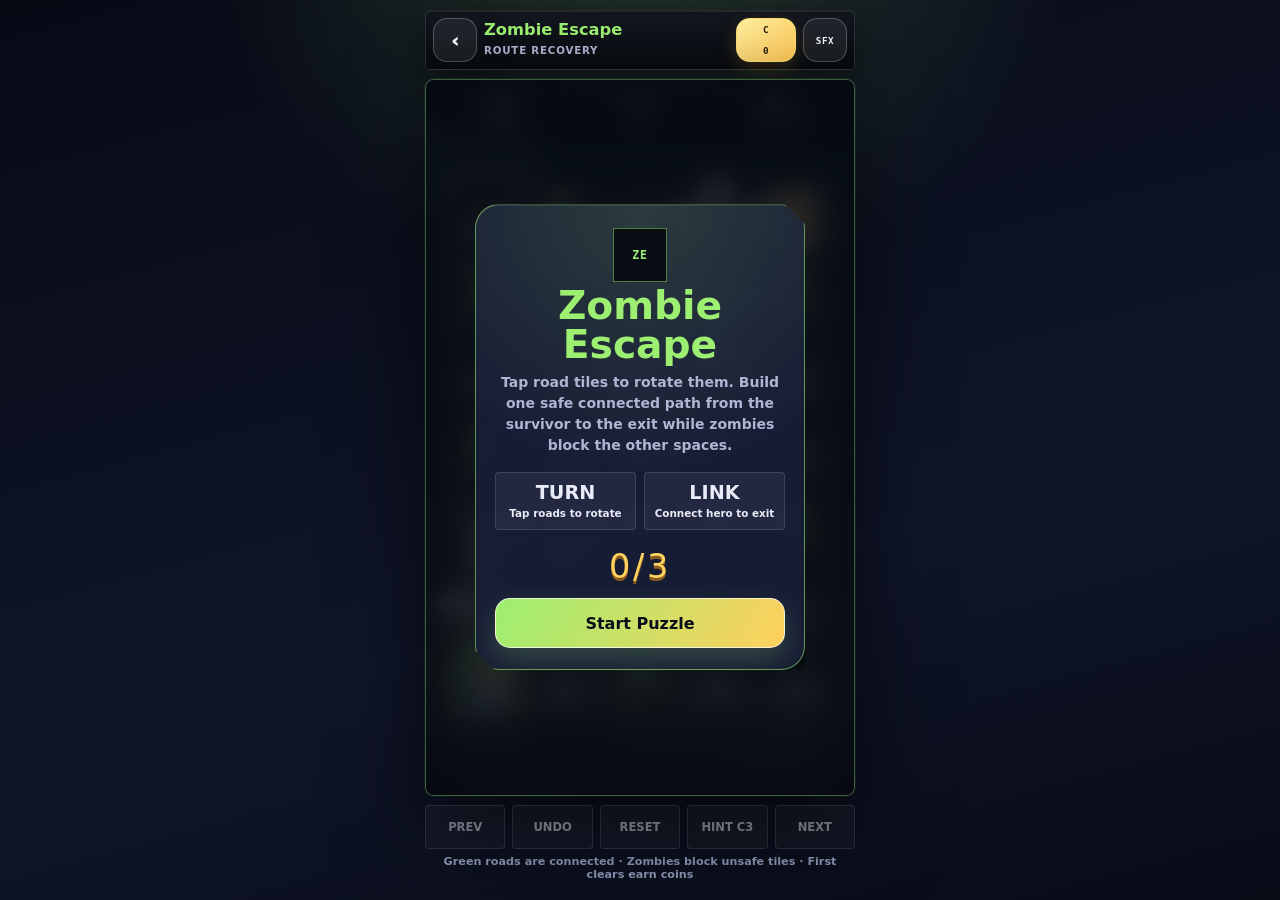
<file: zombie.html>
<!DOCTYPE html>
<html lang="en">
<head>
  <meta charset="UTF-8">
  <meta name="viewport" content="width=device-width, initial-scale=1, viewport-fit=cover">
  <meta name="theme-color" content="#18322e">
  <meta name="apple-mobile-web-app-capable" content="yes">
  <meta name="apple-mobile-web-app-status-bar-style" content="black-translucent">
  <meta name="apple-mobile-web-app-title" content="Zombie Escape">
  <link rel="manifest" href="manifest.webmanifest">
  <script src="register-sw.js" defer></script>
  <title>Zombie Escape Puzzle</title>

  <style>
    :root {
      color-scheme: dark;
      --night: #101d22;
      --green: #9df06f;
      --green-dark: #3d8d4b;
      --yellow: #ffd35d;
      --pink: #ff6d9b;
      --white: #fff;
    }

    * {
      box-sizing: border-box;
      -webkit-tap-highlight-color: transparent;
    }

    html,
    body {
      width: 100%;
      min-height: 100%;
      margin: 0;
      overflow: hidden;
      overscroll-behavior: none;
    }

    body {
      display: flex;
      justify-content: center;
      padding: max(8px, env(safe-area-inset-top)) 10px max(9px, env(safe-area-inset-bottom));
      color: var(--white);
      font-family: ui-rounded, "SF Pro Rounded", "Arial Rounded MT Bold", system-ui, sans-serif;
      background:
        radial-gradient(circle at 18% 8%, rgba(150, 239, 104, 0.18), transparent 32%),
        linear-gradient(160deg, #0b1719, #203b33 60%, #3b2942);
      user-select: none;
      -webkit-user-select: none;
    }

    button,
    a {
      font: inherit;
      touch-action: manipulation;
    }

    .app {
      display: flex;
      flex-direction: column;
      width: min(100%, 430px);
      min-height: 0;
    }

    .topbar {
      display: grid;
      grid-template-columns: 44px 1fr auto auto;
      align-items: center;
      gap: 7px;
      min-height: 50px;
      padding-bottom: 7px;
    }

    .icon-button {
      display: grid;
      place-items: center;
      width: 40px;
      height: 40px;
      padding: 0;
      border: 2px solid rgba(255, 255, 255, 0.42);
      border-radius: 13px;
      color: var(--white);
      background: rgba(255, 255, 255, 0.1);
      text-decoration: none;
      font-size: 1.12rem;
      font-weight: 950;
      backdrop-filter: blur(8px);
      -webkit-backdrop-filter: blur(8px);
    }

    .icon-button:active,
    .control-button:active:not(:disabled) {
      transform: scale(0.94);
    }

    .coin-display {
      width: auto;
      min-width: 61px;
      padding: 0 8px;
      color: #3d2a08;
      background: linear-gradient(145deg, #ffed92, #ffbe3f);
      border-color: #fff1b7;
      box-shadow: 0 4px 0 #a96918;
      font-size: 0.75rem;
    }

    .game-name {
      min-width: 0;
    }

    .game-name strong {
      display: block;
      overflow: hidden;
      color: var(--green);
      font-size: 1.04rem;
      line-height: 1;
      text-overflow: ellipsis;
      white-space: nowrap;
      text-shadow: 0 2px 0 #286b39;
    }

    .game-name span {
      color: #b8d8bf;
      font-size: 0.62rem;
      font-weight: 850;
      letter-spacing: 0.08em;
      text-transform: uppercase;
    }

    .arena {
      position: relative;
      width: 100%;
      overflow: hidden;
      border: 3px solid rgba(157, 240, 111, 0.7);
      border-radius: 24px;
      background: var(--night);
      box-shadow: 0 0 0 3px rgba(51, 113, 67, 0.62), 0 11px 28px rgba(0, 0, 0, 0.44);
      aspect-ratio: 390 / 650;
    }

    canvas {
      display: block;
      width: 100%;
      height: 100%;
      touch-action: none;
    }

    .hud {
      position: absolute;
      top: 9px;
      left: 9px;
      right: 9px;
      z-index: 2;
      display: grid;
      grid-template-columns: repeat(3, 1fr);
      gap: 6px;
      pointer-events: none;
    }

    .stat {
      padding: 6px 4px;
      border: 1.5px solid rgba(255, 255, 255, 0.27);
      border-radius: 11px;
      background: rgba(8, 27, 24, 0.76);
      text-align: center;
      backdrop-filter: blur(5px);
      -webkit-backdrop-filter: blur(5px);
    }

    .stat small {
      display: block;
      color: #a9cab0;
      font-size: 0.5rem;
      font-weight: 900;
      letter-spacing: 0.08em;
      text-transform: uppercase;
    }

    .stat strong {
      display: block;
      margin-top: 1px;
      font-size: 0.8rem;
    }

    .controls {
      display: grid;
      grid-template-columns: repeat(5, 1fr);
      gap: 7px;
      padding-top: 9px;
    }

    .control-button {
      min-height: 43px;
      padding: 7px 5px;
      border: 2px solid rgba(255, 255, 255, 0.38);
      border-radius: 13px;
      color: #f3ffec;
      background: rgba(255, 255, 255, 0.11);
      box-shadow: 0 4px 0 rgba(0, 0, 0, 0.24);
      font-size: 0.72rem;
      font-weight: 900;
    }

    .control-button:disabled {
      opacity: 0.42;
    }

    .hint {
      margin: 6px 0 0;
      color: #9fbaa6;
      font-size: 0.64rem;
      font-weight: 750;
      text-align: center;
    }

    .overlay {
      position: absolute;
      inset: 0;
      z-index: 5;
      display: grid;
      place-items: center;
      padding: 23px;
      background: rgba(6, 16, 17, 0.78);
      opacity: 0;
      pointer-events: none;
      transition: opacity 180ms ease;
      backdrop-filter: blur(6px);
      -webkit-backdrop-filter: blur(6px);
    }

    .overlay.visible {
      opacity: 1;
      pointer-events: auto;
    }

    .panel {
      width: min(100%, 330px);
      padding: 23px 19px 21px;
      border: 3px solid var(--green);
      border-radius: 24px;
      background: linear-gradient(155deg, rgba(29, 58, 49, 0.98), rgba(64, 43, 70, 0.98));
      box-shadow: 0 8px 0 #0c1819, 0 0 30px rgba(142, 232, 94, 0.22);
      text-align: center;
      transform: scale(0.92);
      transition: transform 220ms cubic-bezier(0.2, 1.3, 0.5, 1);
    }

    .overlay.visible .panel {
      transform: scale(1);
    }

    .panel-icon {
      display: block;
      margin-bottom: 5px;
      font-size: 3.6rem;
      filter: drop-shadow(0 5px 0 rgba(0, 0, 0, 0.25));
    }

    .panel h1 {
      margin: 0 0 8px;
      color: var(--green);
      font-size: clamp(1.75rem, 9vw, 2.45rem);
      line-height: 0.98;
      text-shadow: 0 4px 0 #28693a;
    }

    .panel p {
      margin: 0 0 16px;
      color: #dcebdd;
      font-size: 0.82rem;
      font-weight: 750;
      line-height: 1.48;
    }

    .instructions {
      display: grid;
      grid-template-columns: 1fr 1fr;
      gap: 8px;
      margin-bottom: 17px;
    }

    .instruction {
      padding: 8px 5px;
      border-radius: 12px;
      background: rgba(255, 255, 255, 0.09);
      color: #eff9eb;
      font-size: 0.65rem;
      font-weight: 850;
    }

    .instruction b {
      display: block;
      margin-bottom: 3px;
      font-size: 1.2rem;
    }

    .stars {
      display: block;
      margin: 1px 0 12px;
      color: var(--yellow);
      font-size: 2.1rem;
      letter-spacing: 0.08em;
      text-shadow: 0 3px 0 #8e5c1d;
    }

    .primary-button {
      width: 100%;
      min-height: 50px;
      border: 2px solid #fff;
      border-radius: 15px;
      color: #17331e;
      background: linear-gradient(145deg, #b5fa72, #65d984);
      box-shadow: 0 6px 0 #34814e;
      font-weight: 950;
    }

    .primary-button:active {
      box-shadow: 0 2px 0 #34814e;
      transform: translateY(4px);
    }

    .shop-overlay {
      position: absolute;
      inset: 0;
      z-index: 8;
      display: grid;
      place-items: center;
      padding: 13px;
      background: rgba(5, 14, 15, 0.9);
      opacity: 0;
      pointer-events: none;
      transition: opacity 180ms ease;
      backdrop-filter: blur(8px);
      -webkit-backdrop-filter: blur(8px);
    }

    .shop-overlay.visible {
      opacity: 1;
      pointer-events: auto;
    }

    .shop-panel {
      width: 100%;
      max-height: calc(100% - 8px);
      overflow-y: auto;
      padding: 16px;
      border: 3px solid var(--yellow);
      border-radius: 22px;
      background: linear-gradient(155deg, #243f37, #4b3152);
      box-shadow: 0 8px 0 #091515;
      -webkit-overflow-scrolling: touch;
    }

    .shop-header {
      display: grid;
      grid-template-columns: 1fr auto;
      align-items: start;
      gap: 10px;
      margin-bottom: 11px;
    }

    .shop-header h2 {
      margin: 0;
      color: var(--yellow);
      font-size: 1.45rem;
      line-height: 1;
    }

    .shop-header p {
      margin: 5px 0 0;
      color: #dcebdd;
      font-size: 0.68rem;
      font-weight: 750;
    }

    .close-shop {
      width: 37px;
      height: 37px;
      padding: 0;
      border: 2px solid rgba(255, 255, 255, 0.5);
      border-radius: 12px;
      color: #fff;
      background: rgba(255, 255, 255, 0.1);
      font-size: 1rem;
      font-weight: 950;
    }

    .shop-balance {
      margin-bottom: 12px;
      padding: 8px 11px;
      border-radius: 12px;
      color: #3d2b09;
      background: linear-gradient(145deg, #ffed91, #ffc13f);
      font-size: 0.82rem;
      font-weight: 950;
      text-align: center;
    }

    .shop-title {
      margin: 12px 2px 7px;
      color: #c9f7b3;
      font-size: 0.69rem;
      letter-spacing: 0.1em;
      text-transform: uppercase;
    }

    .shop-grid {
      display: grid;
      grid-template-columns: repeat(2, minmax(0, 1fr));
      gap: 8px;
    }

    .shop-item {
      min-height: 94px;
      padding: 8px 6px;
      border: 2px solid rgba(255, 255, 255, 0.25);
      border-radius: 14px;
      color: #fff;
      background: rgba(255, 255, 255, 0.08);
      text-align: center;
    }

    .shop-item.equipped {
      border-color: #8ff06a;
      background: rgba(112, 223, 91, 0.17);
      box-shadow: inset 0 0 16px rgba(142, 240, 105, 0.13);
    }

    .shop-item.cannot-afford {
      animation: shop-shake 260ms ease;
      border-color: #ff6c98;
    }

    .shop-preview {
      display: grid;
      place-items: center;
      height: 34px;
      font-size: 1.7rem;
    }

    .map-preview {
      width: 55px;
      height: 29px;
      border: 2px solid rgba(255, 255, 255, 0.65);
      border-radius: 8px;
      background: linear-gradient(145deg, var(--map-top), var(--map-bottom));
      box-shadow: inset 0 0 0 4px var(--map-road);
    }

    .shop-item strong,
    .shop-item small {
      display: block;
    }

    .shop-item strong {
      margin-top: 3px;
      font-size: 0.74rem;
    }

    .shop-item small {
      margin-top: 3px;
      color: #dce5dd;
      font-size: 0.6rem;
      font-weight: 800;
    }

    @keyframes shop-shake {
      0%, 100% { transform: translateX(0); }
      33% { transform: translateX(-5px); }
      66% { transform: translateX(5px); }
    }

    @media (max-height: 740px) {
      .topbar {
        min-height: 45px;
      }

      .icon-button {
        width: 37px;
        height: 37px;
      }

      .controls {
        padding-top: 6px;
      }

      .control-button {
        min-height: 38px;
      }

      .hint {
        display: none;
      }
    }

    @media (prefers-reduced-motion: reduce) {
      * {
        transition: none !important;
      }
    }
  </style>
  <link rel="icon" href="icon.svg" type="image/svg+xml">
  <link rel="stylesheet" href="arcade.css">
  <script src="arcade-ui.js" defer></script>
</head>
<body data-theme="zombie" data-game="zombie">
  <main class="app">
    <header class="topbar">
      <a class="icon-button" href="./" aria-label="Back to game menu">‹</a>
      <div class="game-name">
        <strong>Zombie Escape</strong>
        <span>Route Recovery</span>
      </div>
      <button class="icon-button coin-display" id="shop-button" type="button" aria-label="Open survivor shop">C <span id="coins">0</span></button>
      <button class="icon-button" id="sound-button" type="button" aria-label="Turn sound off">SFX</button>
    </header>

    <section class="arena" aria-label="Zombie Escape path puzzle">
      <canvas id="game-canvas" width="390" height="650" aria-label="Tap road tiles to rotate them and connect the survivor to the exit"></canvas>

      <div class="hud" aria-live="polite">
        <div class="stat">
          <small>Level</small>
          <strong id="level">1</strong>
        </div>
        <div class="stat">
          <small>Moves</small>
          <strong id="moves">0</strong>
        </div>
        <div class="stat">
          <small>Best</small>
          <strong id="best">—</strong>
        </div>
      </div>

      <div class="overlay visible" id="overlay" role="dialog" aria-modal="true" aria-labelledby="panel-title">
        <div class="panel">
          <span class="panel-icon" id="panel-icon" aria-hidden="true">ZE</span>
          <h1 id="panel-title">Zombie Escape</h1>
          <p id="panel-message">Rotate the road tiles to build a safe route through the zombie-filled block.</p>
          <div class="instructions" id="instructions">
            <div class="instruction"><b>TURN</b>Tap roads to rotate</div>
            <div class="instruction"><b>LINK</b>Connect hero to exit</div>
          </div>
          <span class="stars" id="result-stars" hidden>3/3</span>
          <button class="primary-button" id="action-button" type="button">Start Puzzle</button>
        </div>
      </div>

      <div class="shop-overlay" id="shop-overlay" role="dialog" aria-modal="true" aria-labelledby="shop-title">
        <section class="shop-panel">
          <header class="shop-header">
            <div>
              <h2 id="shop-title">Survivor Shop</h2>
              <p>Use puzzle coins to unlock and equip new gear.</p>
            </div>
            <button class="close-shop" id="close-shop" type="button" aria-label="Close shop">X</button>
          </header>
          <div class="shop-balance">C <span id="shop-coins">0</span> available</div>
          <h3 class="shop-title">Survivor skins</h3>
          <div class="shop-grid" id="skin-shop"></div>
          <h3 class="shop-title">Weapons</h3>
          <div class="shop-grid" id="weapon-shop"></div>
          <h3 class="shop-title">Maps</h3>
          <div class="shop-grid" id="map-shop"></div>
        </section>
      </div>
    </section>

    <div class="controls" aria-label="Puzzle controls">
      <button class="control-button" id="previous-level" type="button">PREV</button>
      <button class="control-button" id="undo-button" type="button">UNDO</button>
      <button class="control-button" id="reset-button" type="button">RESET</button>
      <button class="control-button" id="hint-button" type="button">HINT C3</button>
      <button class="control-button" id="next-level" type="button">NEXT</button>
    </div>
    <p class="hint">Green roads are connected · Zombies block unsafe tiles · First clears earn coins</p>
  </main>

  <script>
    "use strict";

    const WIDTH = 390;
    const HEIGHT = 650;
    const COLUMNS = 5;
    const ROWS = 7;
    const CELL_SIZE = 70;
    const GRID_X = 20;
    const GRID_Y = 92;
    const MAX_LEVEL = 30;
    const COINS_KEY = "zombie-escape-coins-v1";
    const PROGRESS_KEY = "zombie-puzzle-progress-v1";
    const SOUND_KEY = "zombie-puzzle-sound-v1";
    const SHOP_KEY = "zombie-puzzle-shop-v1";

    const SURVIVOR_SKINS = [
      { id: "rookie", name: "Rookie", price: 0, icon: "RK", body: "#4f86e8", outline: "#24395f", skin: "#efbd8d", hair: "#342d32" },
      { id: "medic", name: "Medic", price: 120, icon: "MD", body: "#f2f5ed", outline: "#b63d58", skin: "#d99a72", hair: "#4b2e28" },
      { id: "ranger", name: "Ranger", price: 300, icon: "RG", body: "#4c7f4e", outline: "#203f2a", skin: "#9f6c4e", hair: "#1d2820" },
      { id: "neon", name: "Neon Hero", price: 550, icon: "NH", body: "#9b5cff", outline: "#3a1c6b", skin: "#f0b68d", hair: "#55f1d2" }
    ];

    const WEAPONS = [
      { id: "flashlight", name: "Flashlight", price: 0, icon: "FL", type: "flashlight", color: "#ffd96b", accent: "#8c681f", hintCost: 3 },
      { id: "bat", name: "Slugger Bat", price: 140, icon: "BT", type: "bat", color: "#b77a45", accent: "#5c3823", hintCost: 2 },
      { id: "blaster", name: "Foam Blaster", price: 320, icon: "FB", type: "blaster", color: "#62eaff", accent: "#2860b8", hintCost: 2 },
      { id: "plasma", name: "Plasma Blade", price: 650, icon: "PB", type: "plasma", color: "#ff69ce", accent: "#8c2bc7", hintCost: 1 }
    ];

    const MAPS = [
      {
        id: "street", name: "Night Street", price: 0, icon: "NS",
        top: "#142b29", bottom: "#252b2e", grid: "rgba(203, 225, 193, 0.06)",
        tile: "#3b4141", tileConnected: "#315d43", border: "#5f6966", borderConnected: "#7bd661",
        road: "#9aa49c", roadConnected: "#77d969", lane: "#d7d0aa", laneConnected: "#c8f39b",
        block: "#202b2a", zombie: "#78bd58", rubble: "#5c6663", exit: "#b8fb7e"
      },
      {
        id: "lab", name: "Toxic Lab", price: 220, icon: "TL",
        top: "#102c35", bottom: "#163f3c", grid: "rgba(102, 245, 255, 0.09)",
        tile: "#284249", tileConnected: "#235969", border: "#58747b", borderConnected: "#5ee8ff",
        road: "#8ca7aa", roadConnected: "#42d8e8", lane: "#d2f5ee", laneConnected: "#b9ffff",
        block: "#172f35", zombie: "#84dc58", rubble: "#49747a", exit: "#6ef2ff"
      },
      {
        id: "graveyard", name: "Moon Graveyard", price: 450, icon: "MG",
        top: "#1a1c35", bottom: "#343047", grid: "rgba(208, 199, 255, 0.07)",
        tile: "#454452", tileConnected: "#4a3e64", border: "#69687a", borderConnected: "#bb91ff",
        road: "#9994a8", roadConnected: "#9d74dc", lane: "#d8cfbd", laneConnected: "#ead2ff",
        block: "#29283a", zombie: "#8bb86d", rubble: "#6f6b7d", exit: "#c9a7ff"
      },
      {
        id: "neon", name: "Neon City", price: 800, icon: "NC",
        top: "#171238", bottom: "#3b1650", grid: "rgba(255, 102, 219, 0.1)",
        tile: "#302c55", tileConnected: "#423070", border: "#625e89", borderConnected: "#ff66d7",
        road: "#8580ac", roadConnected: "#d452c7", lane: "#bdefff", laneConnected: "#70f5ff",
        block: "#221d44", zombie: "#65dfa8", rubble: "#57527d", exit: "#6ff5ff"
      }
    ];

    const DIRECTIONS = [
      { name: "N", row: -1, column: 0, opposite: "S" },
      { name: "E", row: 0, column: 1, opposite: "W" },
      { name: "S", row: 1, column: 0, opposite: "N" },
      { name: "W", row: 0, column: -1, opposite: "E" }
    ];

    const canvas = document.getElementById("game-canvas");
    const context = canvas.getContext("2d", { alpha: false });
    const levelDisplay = document.getElementById("level");
    const movesDisplay = document.getElementById("moves");
    const bestDisplay = document.getElementById("best");
    const coinsDisplay = document.getElementById("coins");
    const overlay = document.getElementById("overlay");
    const panelIcon = document.getElementById("panel-icon");
    const panelTitle = document.getElementById("panel-title");
    const panelMessage = document.getElementById("panel-message");
    const instructions = document.getElementById("instructions");
    const resultStars = document.getElementById("result-stars");
    const actionButton = document.getElementById("action-button");
    const soundButton = document.getElementById("sound-button");
    const undoButton = document.getElementById("undo-button");
    const resetButton = document.getElementById("reset-button");
    const hintButton = document.getElementById("hint-button");
    const previousLevelButton = document.getElementById("previous-level");
    const nextLevelButton = document.getElementById("next-level");
    const shopButton = document.getElementById("shop-button");
    const shopOverlay = document.getElementById("shop-overlay");
    const closeShopButton = document.getElementById("close-shop");
    const shopCoinsDisplay = document.getElementById("shop-coins");
    const skinShop = document.getElementById("skin-shop");
    const weaponShop = document.getElementById("weapon-shop");
    const mapShop = document.getElementById("map-shop");

    let state = "start";
    let soundEnabled = readSoundSetting();
    let audioContext = null;
    let progress = readProgress();
    let coins = readCoins();
    let shop = readShop();
    let shopReturnState = "start";
    let currentLevel = Math.min(progress.unlockedLevel, MAX_LEVEL);
    let puzzle = null;
    let moves = 0;
    let history = [];
    let connectedTiles = new Set();
    let pulseTime = 0;
    let pointerStart = null;
    let message = "";
    let messageTimer = 0;
    const reducedMotion = window.matchMedia("(prefers-reduced-motion: reduce)").matches;

    function readCoins() {
      try {
        const value = Number.parseInt(localStorage.getItem(COINS_KEY), 10);
        return Number.isFinite(value) && value >= 0 ? value : 0;
      } catch (error) {
        console.warn("Puzzle coins could not be read.", error);
        return 0;
      }
    }

    function readSoundSetting() {
      try {
        return localStorage.getItem(SOUND_KEY) !== "off";
      } catch (error) {
        return true;
      }
    }

    function readProgress() {
      const fallback = { unlockedLevel: 1, completed: {} };
      try {
        const saved = JSON.parse(localStorage.getItem(PROGRESS_KEY));
        if (!saved || typeof saved !== "object") return fallback;
        const unlockedLevel = Number.isInteger(saved.unlockedLevel)
          ? Math.max(1, Math.min(MAX_LEVEL, saved.unlockedLevel))
          : 1;
        const completed = saved.completed && typeof saved.completed === "object" ? saved.completed : {};
        return { unlockedLevel, completed };
      } catch (error) {
        console.warn("Puzzle progress could not be read.", error);
        return fallback;
      }
    }

    function readShop() {
      const defaults = {
        unlockedSkins: ["rookie"],
        unlockedWeapons: ["flashlight"],
        unlockedMaps: ["street"],
        equippedSkin: "rookie",
        equippedWeapon: "flashlight",
        equippedMap: "street"
      };

      try {
        const saved = JSON.parse(localStorage.getItem(SHOP_KEY));
        if (!saved || typeof saved !== "object") return defaults;
        const skinIds = new Set(SURVIVOR_SKINS.map((item) => item.id));
        const weaponIds = new Set(WEAPONS.map((item) => item.id));
        const mapIds = new Set(MAPS.map((item) => item.id));
        const unlockedSkins = [...new Set(["rookie", ...(Array.isArray(saved.unlockedSkins) ? saved.unlockedSkins : [])])].filter((id) => skinIds.has(id));
        const unlockedWeapons = [...new Set(["flashlight", ...(Array.isArray(saved.unlockedWeapons) ? saved.unlockedWeapons : [])])].filter((id) => weaponIds.has(id));
        const unlockedMaps = [...new Set(["street", ...(Array.isArray(saved.unlockedMaps) ? saved.unlockedMaps : [])])].filter((id) => mapIds.has(id));
        return {
          unlockedSkins,
          unlockedWeapons,
          unlockedMaps,
          equippedSkin: unlockedSkins.includes(saved.equippedSkin) ? saved.equippedSkin : "rookie",
          equippedWeapon: unlockedWeapons.includes(saved.equippedWeapon) ? saved.equippedWeapon : "flashlight",
          equippedMap: unlockedMaps.includes(saved.equippedMap) ? saved.equippedMap : "street"
        };
      } catch (error) {
        console.warn("Survivor shop progress could not be read.", error);
        return defaults;
      }
    }

    function getEquippedSkin() {
      return SURVIVOR_SKINS.find((item) => item.id === shop.equippedSkin) || SURVIVOR_SKINS[0];
    }

    function getEquippedWeapon() {
      return WEAPONS.find((item) => item.id === shop.equippedWeapon) || WEAPONS[0];
    }

    function getEquippedMap() {
      return MAPS.find((item) => item.id === shop.equippedMap) || MAPS[0];
    }

    function saveProgress() {
      try {
        localStorage.setItem(COINS_KEY, String(coins));
        localStorage.setItem(PROGRESS_KEY, JSON.stringify(progress));
        localStorage.setItem(SOUND_KEY, soundEnabled ? "on" : "off");
        localStorage.setItem(SHOP_KEY, JSON.stringify(shop));
      } catch (error) {
        console.warn("Puzzle progress could not be saved.", error);
      }
    }

    function createShopItem(item, category) {
      const settings = {
        skin: { unlocked: "unlockedSkins", equipped: "equippedSkin" },
        weapon: { unlocked: "unlockedWeapons", equipped: "equippedWeapon" },
        map: { unlocked: "unlockedMaps", equipped: "equippedMap" }
      }[category];
      const unlocked = shop[settings.unlocked].includes(item.id);
      const equipped = shop[settings.equipped] === item.id;
      const button = document.createElement("button");
      button.type = "button";
      button.className = `shop-item${equipped ? " equipped" : ""}`;
      button.setAttribute("aria-label", `${item.name}. ${equipped ? "Equipped" : unlocked ? "Unlocked" : `${item.price} coins`}`);

      const preview = document.createElement("span");
      preview.className = "shop-preview";
      if (category === "map") {
        const mapPreview = document.createElement("span");
        mapPreview.className = "map-preview";
        mapPreview.style.setProperty("--map-top", item.top);
        mapPreview.style.setProperty("--map-bottom", item.bottom);
        mapPreview.style.setProperty("--map-road", item.roadConnected);
        preview.append(mapPreview);
      } else {
        preview.textContent = item.icon;
      }

      const name = document.createElement("strong");
      name.textContent = item.name;
      const status = document.createElement("small");
      status.textContent = equipped ? "ACTIVE Equipped" : unlocked ? "Tap to equip" : `C ${item.price}`;
      button.append(preview, name, status);
      button.addEventListener("click", () => purchaseOrEquip(item, category, button));
      return button;
    }

    function renderShop() {
      coinsDisplay.textContent = coins.toLocaleString();
      shopCoinsDisplay.textContent = coins.toLocaleString();
      skinShop.replaceChildren(...SURVIVOR_SKINS.map((item) => createShopItem(item, "skin")));
      weaponShop.replaceChildren(...WEAPONS.map((item) => createShopItem(item, "weapon")));
      mapShop.replaceChildren(...MAPS.map((item) => createShopItem(item, "map")));
    }

    function purchaseOrEquip(item, category, button) {
      const settings = {
        skin: { unlocked: "unlockedSkins", equipped: "equippedSkin" },
        weapon: { unlocked: "unlockedWeapons", equipped: "equippedWeapon" },
        map: { unlocked: "unlockedMaps", equipped: "equippedMap" }
      }[category];
      const unlocked = shop[settings.unlocked].includes(item.id);

      if (!unlocked) {
        if (coins < item.price) {
          button.classList.remove("cannot-afford");
          void button.offsetWidth;
          button.classList.add("cannot-afford");
          playTone(135, 0.18, "sawtooth", 0.045);
          return;
        }
        coins -= item.price;
        shop[settings.unlocked].push(item.id);
        playTone(640, 0.1, "sine", 0.055);
        playTone(900, 0.16, "sine", 0.055, 0.09);
      } else {
        playTone(720, 0.08, "sine", 0.035);
      }

      shop[settings.equipped] = item.id;
      saveProgress();
      updateInterface();
      renderShop();
    }

    function openShop() {
      if (state === "shop" || state === "celebrating") return;
      shopReturnState = state;
      state = "shop";
      pointerStart = null;
      renderShop();
      shopOverlay.classList.add("visible");
    }

    function closeShop() {
      if (state !== "shop") return;
      shopOverlay.classList.remove("visible");
      state = shopReturnState;
      updateInterface();
    }

    function createRandom(seed) {
      let value = seed >>> 0;
      return function random() {
        value += 0x6d2b79f5;
        let result = value;
        result = Math.imul(result ^ (result >>> 15), result | 1);
        result ^= result + Math.imul(result ^ (result >>> 7), result | 61);
        return ((result ^ (result >>> 14)) >>> 0) / 4294967296;
      };
    }

    function cellKey(row, column) {
      return `${row},${column}`;
    }

    function directionBetween(first, second) {
      const rowDifference = second.row - first.row;
      const columnDifference = second.column - first.column;
      return DIRECTIONS.find((direction) => direction.row === rowDifference && direction.column === columnDifference).name;
    }

    function rotateDirection(directionName, turns) {
      const index = DIRECTIONS.findIndex((direction) => direction.name === directionName);
      return DIRECTIONS[(index + turns) % DIRECTIONS.length].name;
    }

    function currentConnections(tile) {
      return tile.solutionConnections.map((direction) => rotateDirection(direction, tile.rotation));
    }

    function isStraight(connections) {
      return (connections.includes("N") && connections.includes("S")) ||
        (connections.includes("E") && connections.includes("W"));
    }

    function generatePath(levelNumber, random) {
      const start = { row: ROWS - 1, column: 0 };
      const end = { row: 0, column: COLUMNS - 1 };
      const visited = new Set([cellKey(start.row, start.column)]);
      const path = [start];

      function search(cell) {
        if (cell.row === end.row && cell.column === end.column) return true;

        const options = DIRECTIONS
          .map((direction) => ({
            row: cell.row + direction.row,
            column: cell.column + direction.column
          }))
          .filter((candidate) =>
            candidate.row >= 0 && candidate.row < ROWS &&
            candidate.column >= 0 && candidate.column < COLUMNS &&
            !visited.has(cellKey(candidate.row, candidate.column))
          )
          .map((candidate) => ({
            ...candidate,
            priority:
              Math.abs(candidate.row - end.row) +
              Math.abs(candidate.column - end.column) +
              random() * (2.2 + Math.min(levelNumber, 12) * 0.16)
          }))
          .sort((first, second) => first.priority - second.priority);

        for (const candidate of options) {
          const key = cellKey(candidate.row, candidate.column);
          visited.add(key);
          path.push({ row: candidate.row, column: candidate.column });
          if (search(candidate)) return true;
          path.pop();
          visited.delete(key);
        }
        return false;
      }

      if (!search(start)) {
        throw new Error(`Unable to generate puzzle level ${levelNumber}.`);
      }
      return path;
    }

    function generatePuzzle(levelNumber) {
      const random = createRandom(9187 + levelNumber * 7919);
      const path = generatePath(levelNumber, random);
      const pathKeys = new Set(path.map((cell) => cellKey(cell.row, cell.column)));
      const tiles = [];
      let parMoves = 0;
      let scrambledCount = 0;

      for (let row = 0; row < ROWS; row += 1) {
        for (let column = 0; column < COLUMNS; column += 1) {
          const key = cellKey(row, column);
          const pathIndex = path.findIndex((cell) => cell.row === row && cell.column === column);

          if (pathIndex === -1) {
            tiles.push({
              row,
              column,
              kind: random() < 0.52 ? "zombie" : "rubble",
              rotation: 0,
              solutionConnections: [],
              bump: random()
            });
            continue;
          }

          const connections = [];
          if (pathIndex > 0) connections.push(directionBetween(path[pathIndex], path[pathIndex - 1]));
          if (pathIndex < path.length - 1) connections.push(directionBetween(path[pathIndex], path[pathIndex + 1]));
          const kind = pathIndex === 0 ? "start" : pathIndex === path.length - 1 ? "exit" : "road";
          let rotation = 0;

          if (kind === "road") {
            const period = isStraight(connections) ? 2 : 4;
            const shouldScramble = random() < Math.min(0.68 + levelNumber * 0.012, 0.9);
            if (shouldScramble) {
              rotation = 1 + Math.floor(random() * (period - 1));
              scrambledCount += 1;
              parMoves += (period - rotation) % period;
            }
          }

          tiles.push({
            row,
            column,
            kind,
            rotation,
            solutionConnections: connections,
            bump: 0,
            hasCoin: kind === "road" && random() < 0.2
          });
        }
      }

      if (scrambledCount === 0) {
        const firstRoad = tiles.find((tile) => tile.kind === "road");
        const period = isStraight(firstRoad.solutionConnections) ? 2 : 4;
        firstRoad.rotation = 1;
        parMoves += period - 1;
      }

      return {
        level: levelNumber,
        path,
        pathKeys,
        tiles,
        parMoves: Math.max(1, parMoves)
      };
    }

    function tileAt(row, column) {
      return puzzle.tiles.find((tile) => tile.row === row && tile.column === column);
    }

    function calculateConnectedTiles() {
      const start = puzzle.tiles.find((tile) => tile.kind === "start");
      const reached = new Set([cellKey(start.row, start.column)]);
      const queue = [start];

      while (queue.length > 0) {
        const tile = queue.shift();
        const connections = currentConnections(tile);

        for (const connection of connections) {
          const direction = DIRECTIONS.find((item) => item.name === connection);
          const nextRow = tile.row + direction.row;
          const nextColumn = tile.column + direction.column;
          const nextTile = tileAt(nextRow, nextColumn);
          if (!nextTile || nextTile.kind === "zombie" || nextTile.kind === "rubble") continue;
          if (!currentConnections(nextTile).includes(direction.opposite)) continue;
          const key = cellKey(nextRow, nextColumn);
          if (reached.has(key)) continue;
          reached.add(key);
          queue.push(nextTile);
        }
      }

      return reached;
    }

    function puzzleIsSolved() {
      const exit = puzzle.tiles.find((tile) => tile.kind === "exit");
      return connectedTiles.has(cellKey(exit.row, exit.column));
    }

    function configureCanvas() {
      const pixelRatio = Math.min(window.devicePixelRatio || 1, 2);
      canvas.width = Math.round(WIDTH * pixelRatio);
      canvas.height = Math.round(HEIGHT * pixelRatio);
      context.setTransform(pixelRatio, 0, 0, pixelRatio, 0, 0);
      context.imageSmoothingEnabled = true;
    }

    function initializeAudio() {
      if (!soundEnabled) return;
      try {
        const AudioContextClass = window.AudioContext || window.webkitAudioContext;
        if (!AudioContextClass) return;
        if (!audioContext) audioContext = new AudioContextClass();
        if (audioContext.state === "suspended") audioContext.resume().catch(() => {});
      } catch (error) {
        console.warn("Audio is unavailable.", error);
      }
    }

    function playTone(frequency, duration, type = "sine", volume = 0.05, delay = 0) {
      if (!soundEnabled) return;
      try {
        initializeAudio();
        if (!audioContext) return;
        const startTime = audioContext.currentTime + delay;
        const oscillator = audioContext.createOscillator();
        const gain = audioContext.createGain();
        oscillator.type = type;
        oscillator.frequency.setValueAtTime(frequency, startTime);
        gain.gain.setValueAtTime(0.0001, startTime);
        gain.gain.exponentialRampToValueAtTime(volume, startTime + 0.012);
        gain.gain.exponentialRampToValueAtTime(0.0001, startTime + duration);
        oscillator.connect(gain);
        gain.connect(audioContext.destination);
        oscillator.start(startTime);
        oscillator.stop(startTime + duration + 0.03);
      } catch (error) {
        console.warn("A sound could not be played.", error);
      }
    }

    function vibrate(duration) {
      try {
        if (typeof navigator.vibrate === "function") navigator.vibrate(duration);
      } catch (error) {
        console.warn("Haptic feedback is unavailable.", error);
      }
    }

    function loadLevel(levelNumber, showIntro = false) {
      currentLevel = Math.max(1, Math.min(MAX_LEVEL, levelNumber));
      puzzle = generatePuzzle(currentLevel);
      moves = 0;
      history = [];
      connectedTiles = calculateConnectedTiles();
      message = "";
      messageTimer = 0;
      state = showIntro ? "start" : "playing";
      updateInterface();

      if (showIntro) {
        showOverlay(
          "ZE",
          "Zombie Escape",
          "Tap road tiles to rotate them. Build one safe connected path from the survivor to the exit while zombies block the other spaces.",
          "Start Puzzle",
          true
        );
      } else {
        hideOverlay();
      }
    }

    function updateInterface() {
      levelDisplay.textContent = `${currentLevel}/${MAX_LEVEL}`;
      movesDisplay.textContent = String(moves);
      coinsDisplay.textContent = coins.toLocaleString();
      hintButton.textContent = `HINT C${getEquippedWeapon().hintCost}`;
      const record = progress.completed[String(currentLevel)];
      bestDisplay.textContent = record ? `${record.bestMoves} / ${record.stars}S` : `Par ${puzzle.parMoves}`;
      undoButton.disabled = state !== "playing" || history.length === 0;
      resetButton.disabled = state !== "playing";
      hintButton.disabled = state !== "playing";
      previousLevelButton.disabled = state === "celebrating" || state === "shop" || currentLevel <= 1;
      nextLevelButton.disabled = state === "celebrating" || state === "shop" || currentLevel >= progress.unlockedLevel;
    }

    function showOverlay(icon, title, text, buttonLabel, showInstructions = false, stars = 0) {
      panelIcon.textContent = icon;
      panelTitle.textContent = title;
      panelMessage.textContent = text;
      actionButton.textContent = buttonLabel;
      instructions.hidden = !showInstructions;
      resultStars.hidden = stars === 0;
      resultStars.textContent = `${stars}/3`;
      overlay.classList.add("visible");
    }

    function hideOverlay() {
      overlay.classList.remove("visible");
    }

    function rotateTile(tile) {
      if (state !== "playing" || tile.kind !== "road") return;
      history.push({ tile, rotation: tile.rotation, coinCost: 0 });
      tile.rotation = (tile.rotation + 1) % 4;
      tile.bump = 1;
      moves += 1;
      connectedTiles = calculateConnectedTiles();
      updateInterface();
      playTone(360 + (moves % 4) * 55, 0.055, "triangle", 0.035);
      vibrate(10);

      if (puzzleIsSolved()) {
        state = "celebrating";
        updateInterface();
        playTone(540, 0.12, "sine", 0.055);
        playTone(720, 0.14, "sine", 0.055, 0.11);
        playTone(940, 0.2, "sine", 0.055, 0.22);
        window.setTimeout(completeLevel, 650);
      }
    }

    function calculateStars() {
      if (moves <= puzzle.parMoves + 1) return 3;
      if (moves <= puzzle.parMoves + 6) return 2;
      return 1;
    }

    function completeLevel() {
      if (state !== "celebrating") return;
      state = "complete";
      const stars = calculateStars();
      const key = String(currentLevel);
      const previous = progress.completed[key];
      const firstClear = !previous;
      const bestMoves = previous ? Math.min(previous.bestMoves, moves) : moves;
      const bestStars = previous ? Math.max(previous.stars, stars) : stars;
      progress.completed[key] = { bestMoves, stars: bestStars };
      progress.unlockedLevel = Math.max(progress.unlockedLevel, Math.min(MAX_LEVEL, currentLevel + 1));
      const firstClearReward = firstClear ? 10 + stars * 5 + currentLevel * 2 : 0;
      const routeCoins = puzzle.tiles.filter((tile) => tile.kind === "road" && tile.hasCoin).length;
      const reward = firstClearReward + routeCoins;
      coins += reward;
      saveProgress();
      updateInterface();
      showOverlay(
        "OUT",
        "Safe Route Found!",
        `${moves} moves · Par ${puzzle.parMoves}. Route coins: ${routeCoins}.${firstClearReward > 0 ? ` First-clear bonus: ${firstClearReward}.` : " Replay route secured."}`,
        currentLevel < MAX_LEVEL ? "Next Puzzle" : "Replay Puzzle",
        false,
        stars
      );
    }

    function undoMove() {
      if (state !== "playing" || history.length === 0) return;
      const previous = history.pop();
      previous.tile.rotation = previous.rotation;
      previous.tile.bump = 0.45;
      moves = Math.max(0, moves - 1);
      if (previous.coinCost > 0) {
        coins += previous.coinCost;
        saveProgress();
      }
      connectedTiles = calculateConnectedTiles();
      updateInterface();
      playTone(260, 0.06, "triangle", 0.03);
    }

    function resetLevel() {
      if (state !== "playing") return;
      loadLevel(currentLevel);
      message = "Puzzle reset";
      messageTimer = 1.2;
      playTone(220, 0.08, "triangle", 0.035);
    }

    function navigateLevel(direction) {
      if (state === "celebrating" || state === "shop") return;
      const target = Math.max(1, Math.min(progress.unlockedLevel, currentLevel + direction));
      if (target === currentLevel) return;
      loadLevel(target);
      message = `Level ${target}`;
      messageTimer = 1.2;
      playTone(direction > 0 ? 430 : 310, 0.07, "triangle", 0.035);
    }

    function useHint() {
      if (state !== "playing") return;
      const hintCost = getEquippedWeapon().hintCost;
      if (coins < hintCost) {
        message = `Collect ${hintCost} coins for a hint`;
        messageTimer = 1.8;
        playTone(130, 0.18, "sawtooth", 0.045);
        return;
      }

      const wrongTile = puzzle.tiles.find((tile) => tile.kind === "road" && tile.rotation % (isStraight(tile.solutionConnections) ? 2 : 4) !== 0);
      if (!wrongTile) return;
      history.push({ tile: wrongTile, rotation: wrongTile.rotation, coinCost: hintCost });
      wrongTile.rotation = 0;
      wrongTile.bump = 1;
      moves += 1;
      coins -= hintCost;
      saveProgress();
      connectedTiles = calculateConnectedTiles();
      message = "One road fixed";
      messageTimer = 1.4;
      updateInterface();
      playTone(640, 0.1, "sine", 0.045);

      if (puzzleIsSolved()) {
        state = "celebrating";
        updateInterface();
        window.setTimeout(completeLevel, 650);
      }
    }

    function roundedRectangle(x, y, width, height, radius) {
      const safeRadius = Math.min(radius, width / 2, height / 2);
      context.beginPath();
      context.moveTo(x + safeRadius, y);
      context.lineTo(x + width - safeRadius, y);
      context.arcTo(x + width, y, x + width, y + safeRadius, safeRadius);
      context.lineTo(x + width, y + height - safeRadius);
      context.arcTo(x + width, y + height, x + width - safeRadius, y + height, safeRadius);
      context.lineTo(x + safeRadius, y + height);
      context.arcTo(x, y + height, x, y + height - safeRadius, safeRadius);
      context.lineTo(x, y + safeRadius);
      context.arcTo(x, y, x + safeRadius, y, safeRadius);
      context.closePath();
    }

    function tileCenter(tile) {
      return {
        x: GRID_X + tile.column * CELL_SIZE + CELL_SIZE / 2,
        y: GRID_Y + tile.row * CELL_SIZE + CELL_SIZE / 2
      };
    }

    function drawBackground() {
      const map = getEquippedMap();
      const gradient = context.createLinearGradient(0, 0, 0, HEIGHT);
      gradient.addColorStop(0, map.top);
      gradient.addColorStop(1, map.bottom);
      context.fillStyle = gradient;
      context.fillRect(0, 0, WIDTH, HEIGHT);

      context.save();
      context.globalAlpha = 0.13;
      context.strokeStyle = map.rubble;
      context.lineWidth = 1;
      for (let index = 0; index < 38; index += 1) {
        const x = (index * 97.3) % WIDTH;
        const y = 62 + (index * 53.7) % (HEIGHT - 70);
        context.beginPath();
        context.moveTo(x - 5, y);
        context.lineTo(x + 2, y - 3);
        context.lineTo(x + 7, y + 2);
        context.stroke();
      }
      context.restore();

      context.strokeStyle = map.grid;
      context.lineWidth = 2;
      for (let row = 0; row <= ROWS; row += 1) {
        const y = GRID_Y + row * CELL_SIZE;
        context.beginPath();
        context.moveTo(GRID_X, y);
        context.lineTo(WIDTH - GRID_X, y);
        context.stroke();
      }
      for (let column = 0; column <= COLUMNS; column += 1) {
        const x = GRID_X + column * CELL_SIZE;
        context.beginPath();
        context.moveTo(x, GRID_Y);
        context.lineTo(x, GRID_Y + ROWS * CELL_SIZE);
        context.stroke();
      }

      context.save();
      context.globalAlpha = 0.11;
      context.fillStyle = map.exit;
      context.beginPath();
      context.arc(48, 75, 54 + Math.sin(pulseTime) * 5, 0, Math.PI * 2);
      context.fill();
      context.restore();
    }

    function drawRoad(tile, center, connected) {
      const map = getEquippedMap();
      const connections = currentConnections(tile);
      context.save();
      context.translate(center.x, center.y);
      const bumpScale = 1 + tile.bump * 0.06;
      context.scale(bumpScale, bumpScale);

      roundedRectangle(-31, -31, 62, 62, 13);
      context.fillStyle = connected ? map.tileConnected : map.tile;
      context.fill();
      context.strokeStyle = connected ? map.borderConnected : map.border;
      context.lineWidth = 2;
      context.stroke();
      context.globalAlpha = connected ? 0.5 : 0.2;
      context.strokeStyle = connected ? map.laneConnected : "#ffffff";
      context.lineWidth = 1;
      roundedRectangle(-27, -27, 54, 54, 10);
      context.stroke();
      context.globalAlpha = 1;

      context.lineCap = "round";
      for (const directionName of connections) {
        const direction = DIRECTIONS.find((item) => item.name === directionName);
        context.strokeStyle = connected ? map.roadConnected : map.road;
        context.lineWidth = 19;
        context.beginPath();
        context.moveTo(0, 0);
        context.lineTo(direction.column * 34, direction.row * 34);
        context.stroke();
        context.strokeStyle = connected ? map.laneConnected : map.lane;
        context.lineWidth = 3;
        context.setLineDash([6, 7]);
        context.beginPath();
        context.moveTo(0, 0);
        context.lineTo(direction.column * 34, direction.row * 34);
        context.stroke();
        context.setLineDash([]);
      }

      context.fillStyle = connected ? map.roadConnected : map.road;
      context.beginPath();
      context.arc(0, 0, 10, 0, Math.PI * 2);
      context.fill();

      if (tile.hasCoin && tile.kind === "road") {
        context.fillStyle = "#ffd35d";
        context.shadowColor = "#ffb62d";
        context.shadowBlur = 7;
        context.beginPath();
        context.arc(0, 0, 7, 0, Math.PI * 2);
        context.fill();
        context.shadowBlur = 0;
        context.fillStyle = "#755013";
        context.font = "900 8px system-ui";
        context.textAlign = "center";
        context.textBaseline = "middle";
        context.fillText("C", 0, 1);
      }

      context.restore();
    }

    function drawZombieTile(tile, center) {
      const map = getEquippedMap();
      const variation = (tile.row * COLUMNS + tile.column) % 3;
      const wobble = reducedMotion ? 0 : Math.sin(pulseTime * 2.1 + tile.row + tile.column) * 0.045;
      context.save();
      context.translate(center.x, center.y);
      context.rotate(wobble);
      roundedRectangle(-30, -30, 60, 60, 13);
      context.fillStyle = map.block;
      context.fill();
      context.strokeStyle = map.border;
      context.lineWidth = 2;
      context.stroke();

      context.fillStyle = "rgba(0,0,0,.34)";
      context.beginPath();
      context.ellipse(2, 19, 21, 7, -0.12, 0, Math.PI * 2);
      context.fill();

      context.strokeStyle = variation === 1 ? "#354a39" : map.zombie;
      context.lineWidth = 7;
      context.lineCap = "round";
      context.beginPath();
      context.moveTo(-8, 4);
      context.lineTo(-22, 13 + variation * 2);
      context.moveTo(8, 3);
      context.lineTo(22, 8 - variation * 2);
      context.stroke();

      const bodyGradient = context.createLinearGradient(-12, -5, 14, 18);
      bodyGradient.addColorStop(0, variation === 2 ? "#59665c" : map.zombie);
      bodyGradient.addColorStop(1, "#26342c");
      context.fillStyle = bodyGradient;
      context.strokeStyle = "#17231c";
      context.lineWidth = 2.5;
      roundedRectangle(-13, -3, 26, 30, 8);
      context.fill();
      context.stroke();

      const headGradient = context.createRadialGradient(-5, -15, 2, 0, -10, 17);
      headGradient.addColorStop(0, "#b7c989");
      headGradient.addColorStop(0.52, map.zombie);
      headGradient.addColorStop(1, "#344a35");
      context.fillStyle = headGradient;
      context.beginPath();
      context.arc(0, -12, 14, 0, Math.PI * 2);
      context.fill();
      context.stroke();

      context.strokeStyle = "rgba(34,45,35,.72)";
      context.lineWidth = 2;
      context.beginPath();
      if (variation === 0) {
        context.moveTo(-10, -20); context.lineTo(-3, -14); context.lineTo(-9, -8);
      } else if (variation === 1) {
        context.moveTo(3, -24); context.lineTo(0, -14); context.lineTo(9, -17);
      } else {
        context.arc(0, -11, 10, Math.PI * 1.05, Math.PI * 1.65);
      }
      context.stroke();

      context.fillStyle = "rgba(236,244,169,.9)";
      context.beginPath();
      context.ellipse(-5, -13, 2.5, 1.6, -.2, 0, Math.PI * 2);
      context.ellipse(5, -13, 2.5, 1.6, .2, 0, Math.PI * 2);
      context.fill();
      context.restore();
    }

    function drawRubble(center) {
      const map = getEquippedMap();
      context.save();
      context.translate(center.x, center.y);
      roundedRectangle(-30, -30, 60, 60, 13);
      context.fillStyle = map.block;
      context.fill();
      context.strokeStyle = map.border;
      context.lineWidth = 2;
      context.stroke();
      context.fillStyle = map.rubble;
      context.beginPath();
      context.moveTo(-19, 19);
      context.lineTo(-10, -12);
      context.lineTo(3, -2);
      context.lineTo(13, -18);
      context.lineTo(22, 18);
      context.closePath();
      context.fill();
      context.fillStyle = "#76807c";
      context.beginPath();
      context.arc(-12, 10, 6, 0, Math.PI * 2);
      context.arc(10, 9, 8, 0, Math.PI * 2);
      context.fill();
      context.restore();
    }

    function drawStart(center) {
      const skin = getEquippedSkin();
      const weapon = getEquippedWeapon();
      context.save();
      context.translate(center.x, center.y);

      context.fillStyle = "rgba(0,0,0,.34)";
      context.beginPath();
      context.ellipse(2, 24, 18, 6, 0, 0, Math.PI * 2);
      context.fill();

      const faceGradient = context.createRadialGradient(-4, -8, 1, 0, -5, 13);
      faceGradient.addColorStop(0, "rgba(255,255,255,.45)");
      faceGradient.addColorStop(.2, skin.skin);
      faceGradient.addColorStop(1, skin.hair);
      context.fillStyle = faceGradient;
      context.beginPath();
      context.arc(0, -5, 10, 0, Math.PI * 2);
      context.fill();
      context.strokeStyle = skin.hair;
      context.lineWidth = 5;
      context.beginPath();
      context.arc(0, -7, 8, Math.PI, Math.PI * 2);
      context.stroke();

      const clothingGradient = context.createLinearGradient(-12, 3, 14, 28);
      clothingGradient.addColorStop(0, "rgba(255,255,255,.32)");
      clothingGradient.addColorStop(.25, skin.body);
      clothingGradient.addColorStop(1, skin.outline);
      context.fillStyle = clothingGradient;
      context.strokeStyle = skin.outline;
      context.lineWidth = 3;
      roundedRectangle(-12, 5, 24, 22, 7);
      context.fill();
      context.stroke();

      context.save();
      context.translate(11, 8);
      context.strokeStyle = weapon.color;
      context.fillStyle = weapon.color;
      context.lineCap = "round";
      context.shadowColor = weapon.type === "plasma" ? weapon.color : "transparent";
      context.shadowBlur = weapon.type === "plasma" ? 8 : 0;

      if (weapon.type === "flashlight") {
        context.lineWidth = 6;
        context.beginPath();
        context.moveTo(0, 6);
        context.lineTo(4, -13);
        context.stroke();
        context.fillStyle = "rgba(255, 226, 118, 0.35)";
        context.beginPath();
        context.moveTo(4, -13);
        context.lineTo(-5, -27);
        context.lineTo(13, -24);
        context.closePath();
        context.fill();
      } else if (weapon.type === "bat") {
        context.lineWidth = 7;
        context.beginPath();
        context.moveTo(0, 9);
        context.lineTo(8, -18);
        context.stroke();
        context.strokeStyle = weapon.accent;
        context.lineWidth = 3;
        context.beginPath();
        context.moveTo(1, 6);
        context.lineTo(3, -2);
        context.stroke();
      } else if (weapon.type === "blaster") {
        context.rotate(-0.2);
        roundedRectangle(-2, -12, 21, 11, 4);
        context.fill();
        context.fillStyle = weapon.accent;
        roundedRectangle(2, -3, 7, 13, 3);
        context.fill();
      } else {
        context.strokeStyle = weapon.color;
        context.lineWidth = 5;
        context.beginPath();
        context.moveTo(0, 8);
        context.lineTo(8, -22);
        context.stroke();
        context.fillStyle = weapon.accent;
        roundedRectangle(-3, 5, 10, 6, 2);
        context.fill();
      }
      context.restore();

      context.fillStyle = "#fff";
      context.font = "900 8px system-ui";
      context.textAlign = "center";
      context.fillText("GO", 0, 20);
      context.restore();
    }

    function drawExit(center, unlocked) {
      const map = getEquippedMap();
      context.save();
      context.translate(center.x, center.y);
      context.shadowColor = unlocked ? map.exit : "transparent";
      context.shadowBlur = unlocked ? 15 + Math.sin(pulseTime * 5) * 4 : 0;
      context.fillStyle = unlocked ? map.exit : "#c99b61";
      context.strokeStyle = "#2c492f";
      context.lineWidth = 3;
      roundedRectangle(-18, -26, 36, 52, 7);
      context.fill();
      context.stroke();
      context.shadowBlur = 0;
      context.fillStyle = "#4d623e";
      context.beginPath();
      context.arc(8, 1, 3, 0, Math.PI * 2);
      context.fill();
      context.fillStyle = "#19351f";
      context.font = "900 9px system-ui";
      context.textAlign = "center";
      context.fillText(unlocked ? "EXIT" : "LOCK", 0, 38);
      context.restore();
    }

    function drawBoard() {
      for (const tile of puzzle.tiles) {
        const center = tileCenter(tile);
        const key = cellKey(tile.row, tile.column);
        const connected = connectedTiles.has(key);

        if (tile.kind === "zombie") {
          drawZombieTile(tile, center);
        } else if (tile.kind === "rubble") {
          drawRubble(center);
        } else {
          drawRoad(tile, center, connected);
          if (tile.kind === "start") drawStart(center);
          if (tile.kind === "exit") drawExit(center, connected);
        }
      }
    }

    function drawMessage() {
      if (messageTimer <= 0 || !message) return;
      context.save();
      context.globalAlpha = Math.min(1, messageTimer * 2);
      context.font = "900 13px ui-rounded, system-ui";
      context.textAlign = "center";
      context.textBaseline = "middle";
      const width = context.measureText(message).width + 24;
      roundedRectangle(WIDTH / 2 - width / 2, HEIGHT - 45, width, 28, 11);
      context.fillStyle = "rgba(8, 27, 24, 0.9)";
      context.fill();
      context.strokeStyle = "#8ee266";
      context.lineWidth = 2;
      context.stroke();
      context.fillStyle = "#efffe7";
      context.fillText(message, WIDTH / 2, HEIGHT - 31);
      context.restore();
    }

    function drawGroundFog(foreground = false) {
      const map = getEquippedMap();
      context.save();
      context.globalCompositeOperation = foreground ? "screen" : "source-over";
      for (let index = 0; index < 4; index += 1) {
        const drift = reducedMotion ? 0 : Math.sin(pulseTime * (0.16 + index * 0.03) + index * 1.7) * 34;
        const x = 40 + index * 105 + drift;
        const y = foreground ? 500 + index * 28 : 170 + index * 105;
        const fog = context.createRadialGradient(x, y, 8, x, y, foreground ? 105 : 82);
        fog.addColorStop(0, `${map.exit}16`);
        fog.addColorStop(1, "rgba(0, 0, 0, 0)");
        context.fillStyle = fog;
        context.fillRect(x - 110, y - 80, 220, 160);
      }
      context.restore();
    }

    function drawLighting() {
      const map = getEquippedMap();
      const start = puzzle.tiles.find((tile) => tile.kind === "start");
      const exit = puzzle.tiles.find((tile) => tile.kind === "exit");
      const startCenter = tileCenter(start);
      const exitCenter = tileCenter(exit);
      context.save();
      context.globalCompositeOperation = "lighter";

      const survivorLight = context.createRadialGradient(startCenter.x, startCenter.y, 5, startCenter.x, startCenter.y, 90);
      survivorLight.addColorStop(0, "rgba(255, 218, 112, 0.2)");
      survivorLight.addColorStop(1, "rgba(0, 0, 0, 0)");
      context.fillStyle = survivorLight;
      context.fillRect(startCenter.x - 92, startCenter.y - 92, 184, 184);

      const exitLight = context.createRadialGradient(exitCenter.x, exitCenter.y, 4, exitCenter.x, exitCenter.y, 72);
      exitLight.addColorStop(0, `${map.exit}${puzzleIsSolved() ? "55" : "20"}`);
      exitLight.addColorStop(1, "rgba(0, 0, 0, 0)");
      context.fillStyle = exitLight;
      context.fillRect(exitCenter.x - 75, exitCenter.y - 75, 150, 150);
      context.restore();
    }

    function drawPostFx() {
      context.save();
      const vignette = context.createRadialGradient(WIDTH / 2, HEIGHT / 2, 170, WIDTH / 2, HEIGHT / 2, 390);
      vignette.addColorStop(0, "rgba(0, 0, 0, 0)");
      vignette.addColorStop(0.72, "rgba(0, 0, 0, 0.08)");
      vignette.addColorStop(1, "rgba(0, 0, 0, 0.5)");
      context.fillStyle = vignette;
      context.fillRect(0, 0, WIDTH, HEIGHT);
      context.globalAlpha = 0.025;
      context.fillStyle = "#ffffff";
      for (let y = 2; y < HEIGHT; y += 9) context.fillRect(0, y, WIDTH, 1);
      context.restore();
    }

    function draw() {
      drawBackground();
      drawGroundFog(false);
      if (puzzle) {
        drawBoard();
        drawLighting();
      }
      drawGroundFog(true);
      drawPostFx();
      drawMessage();
    }

    function gameLoop(timestamp) {
      const deltaTime = Math.min(0.05, Math.max(0, (timestamp - pulseTime * 1000) / 1000 || 0));
      pulseTime = timestamp / 1000;
      messageTimer = Math.max(0, messageTimer - deltaTime);
      if (puzzle) {
        for (const tile of puzzle.tiles) tile.bump = Math.max(0, tile.bump - deltaTime * 5);
      }
      draw();
      window.requestAnimationFrame(gameLoop);
    }

    function tileFromPointer(event) {
      const rectangle = canvas.getBoundingClientRect();
      const x = (event.clientX - rectangle.left) * (WIDTH / rectangle.width);
      const y = (event.clientY - rectangle.top) * (HEIGHT / rectangle.height);
      const column = Math.floor((x - GRID_X) / CELL_SIZE);
      const row = Math.floor((y - GRID_Y) / CELL_SIZE);
      if (row < 0 || row >= ROWS || column < 0 || column >= COLUMNS) return null;
      return tileAt(row, column);
    }

    canvas.addEventListener("pointerdown", (event) => {
      pointerStart = { x: event.clientX, y: event.clientY, tile: tileFromPointer(event) };
      initializeAudio();
      event.preventDefault();
    });

    canvas.addEventListener("pointerup", (event) => {
      if (!pointerStart) return;
      const distance = Math.hypot(event.clientX - pointerStart.x, event.clientY - pointerStart.y);
      if (distance < 18 && pointerStart.tile === tileFromPointer(event)) rotateTile(pointerStart.tile);
      pointerStart = null;
      event.preventDefault();
    });

    canvas.addEventListener("pointercancel", () => {
      pointerStart = null;
    });

    window.addEventListener("keydown", (event) => {
      if (event.key === "Escape" && state === "shop") {
        closeShop();
        return;
      }
      if (event.key.toLowerCase() === "r") resetLevel();
      if ((event.ctrlKey || event.metaKey) && event.key.toLowerCase() === "z") {
        event.preventDefault();
        undoMove();
      }
    });

    actionButton.addEventListener("click", () => {
      initializeAudio();
      if (state === "start") {
        state = "playing";
        hideOverlay();
        updateInterface();
      } else if (state === "complete") {
        loadLevel(currentLevel < MAX_LEVEL ? currentLevel + 1 : currentLevel);
      }
    });

    undoButton.addEventListener("click", undoMove);
    resetButton.addEventListener("click", resetLevel);
    hintButton.addEventListener("click", useHint);
    previousLevelButton.addEventListener("click", () => navigateLevel(-1));
    nextLevelButton.addEventListener("click", () => navigateLevel(1));
    shopButton.addEventListener("click", openShop);
    closeShopButton.addEventListener("click", closeShop);
    shopOverlay.addEventListener("click", (event) => {
      if (event.target === shopOverlay) closeShop();
    });

    soundButton.addEventListener("click", () => {
      soundEnabled = !soundEnabled;
      soundButton.textContent = soundEnabled ? "SFX" : "MUTE";
      soundButton.setAttribute("aria-label", soundEnabled ? "Turn sound off" : "Turn sound on");
      saveProgress();
      if (soundEnabled) {
        initializeAudio();
        playTone(620, 0.12, "sine", 0.05);
      }
    });

    window.addEventListener("resize", configureCanvas);

    configureCanvas();
    loadLevel(currentLevel, true);
    soundButton.textContent = soundEnabled ? "SFX" : "MUTE";
    soundButton.setAttribute("aria-label", soundEnabled ? "Turn sound off" : "Turn sound on");
    renderShop();
    window.requestAnimationFrame(gameLoop);
  </script>
</body>
</html>
</file>
<file: arcade.css>
@view-transition {
  navigation: auto;
}

:root {
  color-scheme: dark;
  --font-display: ui-rounded, "SF Pro Rounded", "Arial Rounded MT Bold", system-ui, sans-serif;
  --font-body: -apple-system, BlinkMacSystemFont, "SF Pro Text", Inter, system-ui, sans-serif;
  --shell-0: #070a15;
  --shell-1: #101529;
  --surface: rgba(20, 25, 47, 0.76);
  --surface-strong: rgba(24, 30, 56, 0.96);
  --surface-soft: rgba(255, 255, 255, 0.07);
  --text: #f7f8ff;
  --text-muted: #aeb6d3;
  --line: rgba(255, 255, 255, 0.13);
  --line-strong: rgba(255, 255, 255, 0.24);
  --focus-inner: #08101c;
  --focus-outer: #ffffff;
  --accent: #8a7dff;
  --accent-2: #ff72bc;
  --accent-rgb: 138, 125, 255;
  --success: #70efb4;
  --warning: #ffd66b;
  --danger: #ff718d;
  --radius-sm: 12px;
  --radius-md: 18px;
  --radius-lg: 28px;
  --shadow-soft: 0 18px 50px rgba(0, 0, 0, 0.28);
  --shadow-card: 0 20px 50px rgba(3, 6, 20, 0.32);
}

* {
  box-sizing: border-box;
}

html {
  min-height: 100%;
  background: var(--shell-0);
  text-size-adjust: 100%;
  -webkit-text-size-adjust: 100%;
}

body {
  min-height: 100dvh;
  color: var(--text);
  font-family: var(--font-body);
  -webkit-font-smoothing: antialiased;
  text-rendering: optimizeLegibility;
}

body[data-theme="home"] {
  --accent: #8b7cff;
  --accent-2: #ff6fb7;
  --accent-rgb: 139, 124, 255;
  background:
    radial-gradient(circle at 8% -8%, rgba(89, 221, 255, 0.22), transparent 34rem),
    radial-gradient(circle at 95% 10%, rgba(255, 95, 179, 0.2), transparent 31rem),
    radial-gradient(circle at 50% 100%, rgba(113, 91, 255, 0.18), transparent 34rem),
    linear-gradient(160deg, #080b18, #11142b 52%, #090c19);
}

body[data-theme="match"] {
  --accent: #9b73ff;
  --accent-2: #ff78b5;
  --accent-rgb: 155, 115, 255;
}

body[data-theme="space"] {
  --accent: #5cecff;
  --accent-2: #ff63b5;
  --accent-rgb: 92, 236, 255;
}

body[data-theme="zombie"] {
  --accent: #9cef70;
  --accent-2: #ffd05d;
  --accent-rgb: 156, 239, 112;
}

body[data-theme="runner"] {
  --accent: #b5f072;
  --accent-2: #ffba56;
  --accent-rgb: 181, 240, 114;
}

a,
button {
  -webkit-tap-highlight-color: transparent;
}

button {
  cursor: pointer;
}

button:disabled {
  cursor: default;
}

:where(a, button, [tabindex]):focus-visible {
  outline: 3px solid var(--focus-outer) !important;
  outline-offset: 3px !important;
  box-shadow: 0 0 0 6px var(--focus-inner) !important;
}

::selection {
  color: #0c1021;
  background: var(--accent);
}

/* Launcher */
body[data-theme="home"] {
  display: block;
  overflow-x: hidden;
  padding: 0;
  user-select: text;
  -webkit-user-select: text;
}

.arcade-home {
  width: min(100%, 1040px);
  margin-inline: auto;
  padding: max(22px, env(safe-area-inset-top)) clamp(16px, 4vw, 36px) max(34px, env(safe-area-inset-bottom));
}

.home-nav {
  display: flex;
  align-items: center;
  justify-content: space-between;
  gap: 16px;
  min-height: 52px;
  margin-bottom: clamp(28px, 7vw, 70px);
}

.mini-brand {
  display: inline-flex;
  align-items: center;
  gap: 10px;
  color: var(--text);
  font: 900 0.82rem/1 var(--font-display);
  letter-spacing: 0.08em;
  text-transform: uppercase;
}

.mini-brand-mark {
  display: grid;
  place-items: center;
  width: 38px;
  height: 38px;
  border: 1px solid var(--line-strong);
  border-radius: 13px;
  background: linear-gradient(145deg, rgba(139, 124, 255, 0.85), rgba(255, 111, 183, 0.85));
  box-shadow: 0 10px 28px rgba(111, 83, 255, 0.25);
  font-size: 1.1rem;
}

.connection-pill {
  display: inline-flex;
  align-items: center;
  gap: 7px;
  min-height: 38px;
  padding: 8px 12px;
  border: 1px solid var(--line);
  border-radius: 999px;
  color: var(--text-muted);
  background: rgba(255, 255, 255, 0.045);
  font-size: 0.72rem;
  font-weight: 750;
  backdrop-filter: blur(12px);
  -webkit-backdrop-filter: blur(12px);
}

.connection-dot {
  width: 7px;
  height: 7px;
  border-radius: 50%;
  background: var(--success);
  box-shadow: 0 0 12px var(--success);
}

.home-hero {
  position: relative;
  display: grid;
  gap: 18px;
  margin-bottom: clamp(38px, 8vw, 76px);
}

.eyebrow {
  display: inline-flex;
  align-items: center;
  width: fit-content;
  min-height: 32px;
  padding: 6px 11px;
  border: 1px solid rgba(var(--accent-rgb), 0.36);
  border-radius: 999px;
  color: #c8c1ff;
  background: rgba(var(--accent-rgb), 0.1);
  font: 850 0.68rem/1 var(--font-display);
  letter-spacing: 0.12em;
  text-transform: uppercase;
}

.home-hero h1 {
  max-width: 780px;
  margin: 0;
  color: var(--text);
  font: 950 clamp(3.1rem, 11vw, 7.5rem)/0.86 var(--font-display);
  letter-spacing: -0.07em;
  text-wrap: balance;
  text-shadow: none;
}

.gradient-word {
  color: transparent;
  background: linear-gradient(100deg, #8deeff 3%, #a690ff 46%, #ff80bf 92%);
  background-clip: text;
  -webkit-background-clip: text;
}

.hero-copy {
  max-width: 610px;
  margin: 0;
  color: var(--text-muted);
  font-size: clamp(0.96rem, 2.5vw, 1.16rem);
  font-weight: 570;
  line-height: 1.65;
}

.hero-stats {
  display: flex;
  flex-wrap: wrap;
  gap: 9px;
  margin-top: 4px;
}

.hero-stat {
  display: inline-flex;
  align-items: center;
  gap: 7px;
  min-height: 38px;
  padding: 8px 12px;
  border: 1px solid var(--line);
  border-radius: 12px;
  color: #dfe3f6;
  background: rgba(255, 255, 255, 0.045);
  font-size: 0.74rem;
  font-weight: 760;
}

.games-section {
  container-type: inline-size;
}

.section-heading {
  display: flex;
  align-items: end;
  justify-content: space-between;
  gap: 18px;
  margin-bottom: 18px;
}

.section-heading h2 {
  margin: 0;
  font: 900 clamp(1.45rem, 4vw, 2.05rem)/1 var(--font-display);
  letter-spacing: -0.03em;
}

.section-heading p {
  margin: 0;
  color: var(--text-muted);
  font-size: 0.76rem;
  font-weight: 650;
}

.games {
  display: grid;
  gap: 16px;
}

body[data-theme="home"] .game-card {
  --card-accent: #9d87ff;
  --card-accent-2: #ff80bd;
  position: relative;
  isolation: isolate;
  display: grid;
  grid-template-columns: 108px minmax(0, 1fr);
  min-height: 176px;
  padding: 17px;
  overflow: hidden;
  border: 1px solid var(--line);
  border-radius: var(--radius-lg);
  color: var(--text);
  background:
    radial-gradient(circle at 100% 0%, color-mix(in srgb, var(--card-accent) 25%, transparent), transparent 52%),
    linear-gradient(145deg, rgba(255, 255, 255, 0.09), rgba(255, 255, 255, 0.035));
  box-shadow: var(--shadow-card);
  text-decoration: none;
  transform: translateZ(0);
  transition: transform 180ms ease, border-color 180ms ease, box-shadow 180ms ease;
  view-transition-name: none;
}

body[data-theme="home"] .game-card::after {
  position: absolute;
  inset: 0;
  z-index: -1;
  border-radius: inherit;
  background: linear-gradient(120deg, transparent 40%, rgba(255, 255, 255, 0.08), transparent 65%);
  content: "";
  opacity: 0;
  transform: translateX(-30%);
  transition: opacity 180ms ease, transform 500ms ease;
}

body[data-theme="home"] .game-card:hover,
body[data-theme="home"] .game-card:focus-visible {
  border-color: color-mix(in srgb, var(--card-accent) 66%, white 12%);
  box-shadow: 0 24px 62px rgba(3, 6, 20, 0.44), 0 0 0 1px color-mix(in srgb, var(--card-accent) 32%, transparent);
  transform: translateY(-4px);
}

body[data-theme="home"] .game-card:hover::after {
  opacity: 1;
  transform: translateX(30%);
}

body[data-theme="home"] .game-card:active {
  transform: translateY(0) scale(0.99);
}

body[data-theme="home"] .matching {
  --card-accent: #b38cff;
  --card-accent-2: #ff8bbf;
}

body[data-theme="home"] .shooter {
  --card-accent: #5cecff;
  --card-accent-2: #ff65b5;
}

body[data-theme="home"] .zombie {
  --card-accent: #94ef69;
  --card-accent-2: #ffd35f;
}

body[data-theme="home"] .runner {
  --card-accent: #b4ed6c;
  --card-accent-2: #ff9d55;
}

body[data-theme="home"] .game-icon {
  position: relative;
  display: grid;
  place-items: center;
  width: 100%;
  height: 100%;
  min-height: 140px;
  border: 1px solid color-mix(in srgb, var(--card-accent) 44%, transparent);
  border-radius: 21px;
  background:
    radial-gradient(circle at 48% 38%, color-mix(in srgb, var(--card-accent) 34%, transparent), transparent 55%),
    linear-gradient(145deg, rgba(255, 255, 255, 0.11), rgba(255, 255, 255, 0.035));
  box-shadow: inset 0 1px rgba(255, 255, 255, 0.1);
  font-size: 3.35rem;
  filter: saturate(1.1);
}

body[data-theme="home"] .game-icon::before,
body[data-theme="home"] .game-icon::after {
  position: absolute;
  border-radius: 50%;
  background: var(--card-accent);
  content: "";
  filter: blur(1px);
  opacity: 0.55;
}

body[data-theme="home"] .game-icon::before {
  top: 14px;
  right: 14px;
  width: 6px;
  height: 6px;
  box-shadow: -42px 18px 0 -1px var(--card-accent-2), 12px 50px 0 -2px #fff;
}

body[data-theme="home"] .game-icon::after {
  bottom: 14px;
  left: 14px;
  width: 20px;
  height: 4px;
  border-radius: 999px;
}

body[data-theme="home"] .game-copy {
  display: flex;
  flex-direction: column;
  min-width: 0;
  padding: 6px 2px 5px 16px;
}

.game-genre {
  margin-bottom: 9px;
  color: var(--card-accent);
  font: 850 0.62rem/1 var(--font-display);
  letter-spacing: 0.12em;
  text-transform: uppercase;
}

body[data-theme="home"] .game-copy h2 {
  margin: 0 0 8px;
  color: var(--text);
  font: 920 clamp(1.34rem, 4vw, 1.75rem)/1 var(--font-display);
  letter-spacing: -0.035em;
}

body[data-theme="home"] .game-copy p {
  margin: 0;
  color: var(--text-muted);
  font-size: 0.78rem;
  font-weight: 590;
  line-height: 1.45;
}

.card-footer {
  display: flex;
  align-items: center;
  justify-content: space-between;
  gap: 8px;
  margin-top: auto;
  padding-top: 12px;
}

body[data-theme="home"] .best {
  display: inline-flex;
  align-items: center;
  width: fit-content;
  min-height: 28px;
  margin: 0;
  padding: 5px 8px;
  border: 1px solid var(--line);
  border-radius: 9px;
  color: #d9def2;
  background: rgba(0, 0, 0, 0.16);
  font-size: 0.62rem;
  font-variant-numeric: tabular-nums;
  font-weight: 760;
}

body[data-theme="home"] .play {
  display: inline-flex;
  align-items: center;
  justify-content: center;
  width: auto;
  min-width: 48px;
  height: 34px;
  padding: 0 12px;
  border: 1px solid color-mix(in srgb, var(--card-accent) 66%, white 12%);
  border-radius: 11px;
  color: #090d18;
  background: linear-gradient(120deg, var(--card-accent), var(--card-accent-2));
  box-shadow: 0 8px 20px color-mix(in srgb, var(--card-accent) 22%, transparent);
  font-size: 0.67rem;
  font-weight: 900;
  letter-spacing: 0.04em;
}

.install-card {
  display: grid;
  grid-template-columns: auto 1fr;
  gap: 14px;
  margin-top: 30px;
  padding: 18px;
  border: 1px solid var(--line);
  border-radius: 22px;
  background: rgba(255, 255, 255, 0.04);
}

.install-icon {
  display: grid;
  place-items: center;
  width: 46px;
  height: 46px;
  border-radius: 15px;
  color: #101425;
  background: linear-gradient(145deg, #8deeff, #a690ff);
  font-size: 1.25rem;
}

.install-card h2 {
  margin: 1px 0 5px;
  font: 850 0.96rem/1 var(--font-display);
}

.install-card p {
  margin: 0;
  color: var(--text-muted);
  font-size: 0.72rem;
  line-height: 1.5;
}

.home-footer {
  display: flex;
  align-items: center;
  justify-content: space-between;
  gap: 16px;
  margin-top: 26px;
  color: #7f89aa;
  font-size: 0.66rem;
  font-weight: 650;
}

/* Shared game shell */
body[data-game] {
  display: flex;
  justify-content: center;
  min-height: 100dvh;
  padding: max(10px, env(safe-area-inset-top)) 10px max(12px, env(safe-area-inset-bottom));
  overflow-x: hidden;
  color: var(--text);
  font-family: var(--font-body);
  background:
    radial-gradient(circle at 50% -15%, rgba(var(--accent-rgb), 0.2), transparent 28rem),
    linear-gradient(165deg, #070a15, #10162a 62%, #080b16);
}

body[data-game] .app,
body[data-game] .game {
  width: min(100%, 430px);
}

body[data-game] .topbar {
  display: grid;
  align-items: center;
  min-height: 58px;
  margin-bottom: 9px;
  padding: 7px;
  border: 1px solid var(--line);
  border-radius: 19px;
  background: rgba(15, 20, 39, 0.78);
  box-shadow: 0 12px 32px rgba(0, 0, 0, 0.2);
  backdrop-filter: blur(18px);
  -webkit-backdrop-filter: blur(18px);
}

body[data-game] .game-name strong {
  color: var(--accent);
  font-family: var(--font-display);
  font-size: 1.02rem;
  text-shadow: none;
}

body[data-game] .game-name span {
  color: var(--text-muted);
  font-size: 0.64rem;
}

body[data-game] .icon-button,
body[data-game] .menu-link {
  display: grid;
  place-items: center;
  min-width: 44px;
  min-height: 44px;
  border: 1px solid var(--line-strong);
  border-radius: 14px;
  color: var(--text);
  background: rgba(255, 255, 255, 0.075);
  box-shadow: none;
  text-decoration: none;
  transition: background 150ms ease, transform 150ms ease, border-color 150ms ease;
}

body[data-game] .icon-button:hover,
body[data-game] .menu-link:hover {
  border-color: rgba(var(--accent-rgb), 0.7);
  background: rgba(var(--accent-rgb), 0.14);
}

body[data-game] .coin-button,
body[data-game] .coin-display {
  width: auto;
  min-width: 60px;
  color: #241b07;
  border-color: rgba(255, 224, 115, 0.72);
  background: linear-gradient(145deg, #fff0a0, #ffc754);
  box-shadow: 0 6px 18px rgba(255, 183, 51, 0.18);
}

body[data-game] .arena {
  overflow: hidden;
  border: 1px solid rgba(var(--accent-rgb), 0.52);
  border-radius: var(--radius-lg);
  box-shadow: 0 24px 60px rgba(0, 0, 0, 0.42), 0 0 0 1px rgba(var(--accent-rgb), 0.13);
}

body[data-game] .hud {
  gap: 6px;
}

body[data-game] .stat {
  min-width: 0;
  padding: 7px 5px;
  border: 1px solid var(--line);
  border-radius: 12px;
  color: var(--text);
  background: rgba(7, 10, 24, 0.67);
  box-shadow: inset 0 1px rgba(255, 255, 255, 0.045);
  backdrop-filter: blur(10px);
  -webkit-backdrop-filter: blur(10px);
}

body[data-game] .stat small,
body[data-game] .stat-label {
  color: var(--text-muted);
  font-size: max(0.6rem, 10px);
  letter-spacing: 0.08em;
}

body[data-game] .stat strong,
body[data-game] .stat-value {
  color: var(--text);
  font-family: var(--font-display);
  font-variant-numeric: tabular-nums;
}

body[data-game] .overlay,
body[data-game] .shop-overlay {
  background: rgba(5, 7, 17, 0.78);
  backdrop-filter: blur(14px) saturate(0.9);
  -webkit-backdrop-filter: blur(14px) saturate(0.9);
}

body[data-game] .panel,
body[data-game] .win-panel,
body[data-game] .shop-panel {
  border: 1px solid rgba(var(--accent-rgb), 0.56);
  border-radius: 24px;
  background:
    radial-gradient(circle at 50% 0%, rgba(var(--accent-rgb), 0.15), transparent 55%),
    var(--surface-strong);
  box-shadow: 0 28px 70px rgba(0, 0, 0, 0.48), inset 0 1px rgba(255, 255, 255, 0.08);
}

body[data-game] .panel h1,
body[data-game] .panel h2,
body[data-game] .win-panel h2,
body[data-game] .shop-header h2 {
  color: var(--accent);
  font-family: var(--font-display);
  text-shadow: none;
}

body[data-game] .panel p,
body[data-game] .win-panel p,
body[data-game] .shop-header p {
  color: var(--text-muted);
  font-size: max(0.84rem, 14px);
  line-height: 1.5;
}

body[data-game] .instruction {
  min-height: 58px;
  border: 1px solid var(--line);
  color: #e8ebf8;
  background: rgba(255, 255, 255, 0.055);
}

body[data-game] .primary-button,
body[data-game] .play-again,
body[data-game] .restart {
  min-height: 50px;
  border: 1px solid rgba(255, 255, 255, 0.72);
  border-radius: 15px;
  color: #090d18;
  background: linear-gradient(120deg, var(--accent), var(--accent-2));
  box-shadow: 0 12px 28px rgba(var(--accent-rgb), 0.22);
  font-family: var(--font-display);
  font-weight: 900;
  transition: transform 140ms ease, filter 140ms ease;
}

body[data-game] :where(.primary-button, .play-again, .restart):active {
  box-shadow: 0 6px 18px rgba(var(--accent-rgb), 0.18);
  filter: brightness(0.94);
  transform: scale(0.98);
}

body[data-game] :where(.move-button, .control-button, .close-shop) {
  min-height: 44px;
  border: 1px solid var(--line-strong);
  border-radius: 13px;
  color: var(--text);
  background: rgba(255, 255, 255, 0.07);
  box-shadow: none;
  transition: transform 140ms ease, background 140ms ease;
}

body[data-game] :where(.move-button, .control-button):hover:not(:disabled) {
  background: rgba(var(--accent-rgb), 0.13);
}

body[data-game] .hint {
  min-height: 22px;
  color: #8f99b9;
  font-size: max(0.7rem, 11px);
}

body[data-game] .shop-balance {
  border: 1px solid rgba(255, 223, 104, 0.66);
  color: #241b08;
  background: linear-gradient(120deg, #fff1a5, #ffc84f);
}

body[data-game] .shop-title {
  color: var(--accent);
  font-size: max(0.7rem, 11px);
}

body[data-game] .shop-item {
  min-height: 104px;
  border: 1px solid var(--line);
  color: var(--text);
  background: rgba(255, 255, 255, 0.055);
  box-shadow: none;
  transition: transform 150ms ease, border-color 150ms ease, background 150ms ease;
}

body[data-game] .shop-item:hover {
  border-color: rgba(var(--accent-rgb), 0.5);
  transform: translateY(-2px);
}

body[data-game] .shop-item.equipped {
  border-color: var(--success);
  background: rgba(112, 239, 180, 0.11);
  box-shadow: 0 0 0 1px rgba(112, 239, 180, 0.16);
}

body[data-game] .shop-item small {
  color: var(--text-muted);
  font-size: max(0.64rem, 10px);
}

/* Critter Match integration */
body[data-game="matching"] {
  overflow-y: auto;
  background:
    radial-gradient(circle at 15% 0%, rgba(155, 115, 255, 0.22), transparent 28rem),
    radial-gradient(circle at 90% 28%, rgba(255, 120, 181, 0.17), transparent 24rem),
    linear-gradient(160deg, #090b19, #16142c 58%, #0a0c18);
}

body[data-game="matching"] .menu-link {
  position: fixed;
  top: max(12px, env(safe-area-inset-top));
  left: max(12px, env(safe-area-inset-left));
  z-index: 5;
  background: rgba(18, 20, 42, 0.86);
  backdrop-filter: blur(14px);
  -webkit-backdrop-filter: blur(14px);
}

body[data-game="matching"] .game {
  padding-top: 54px;
}

body[data-game="matching"] .title {
  margin: 10px 0 6px;
  color: var(--text);
  font: 950 clamp(2.3rem, 10vw, 3.35rem)/0.95 var(--font-display);
  letter-spacing: -0.05em;
  text-shadow: none;
}

body[data-game="matching"] .subtitle {
  margin: 10px 0 20px;
  color: var(--text-muted);
  font-size: 0.88rem;
}

body[data-game="matching"] .scoreboard {
  gap: 8px;
}

body[data-game="matching"] .card {
  border-radius: 20px;
  box-shadow: 0 14px 28px rgba(0, 0, 0, 0.3);
}

body[data-game="matching"] .card-face {
  border: 1px solid rgba(255, 255, 255, 0.18);
  border-radius: 20px;
}

body[data-game="matching"] .card-back {
  background:
    radial-gradient(circle, rgba(255, 255, 255, 0.16) 0 7%, transparent 8%) 0 0 / 24px 24px,
    linear-gradient(145deg, #715cff, #d34f9d);
  box-shadow: inset 0 1px rgba(255, 255, 255, 0.22);
}

body[data-game="matching"] .card-front {
  background: linear-gradient(145deg, #fcfbff, #e7e2ff);
}

body[data-game="matching"] .card.matched .card-front {
  border-color: var(--success);
  background: linear-gradient(145deg, #edfff8, #bff4dc);
}

body[data-game="matching"] .win-panel {
  color: var(--text);
}

.arcade-toast {
  position: fixed;
  right: 16px;
  bottom: max(16px, env(safe-area-inset-bottom));
  z-index: 100;
  max-width: min(320px, calc(100vw - 32px));
  padding: 12px 14px;
  border: 1px solid var(--line-strong);
  border-radius: 14px;
  color: var(--text);
  background: rgba(15, 20, 39, 0.94);
  box-shadow: var(--shadow-soft);
  font-size: 0.76rem;
  font-weight: 700;
  opacity: 0;
  pointer-events: none;
  transform: translateY(12px);
  transition: opacity 180ms ease, transform 180ms ease;
  backdrop-filter: blur(14px);
  -webkit-backdrop-filter: blur(14px);
}

.arcade-toast.visible {
  opacity: 1;
  transform: translateY(0);
}

@container (min-width: 720px) {
  .games {
    grid-template-columns: repeat(2, minmax(0, 1fr));
  }
}

@media (min-width: 760px) {
  .home-hero {
    padding-left: 2px;
  }

  body[data-theme="home"] .game-card {
    min-height: 214px;
  }
}

@media (max-width: 390px) {
  .connection-pill span:last-child {
    display: none;
  }

  body[data-theme="home"] .game-card {
    grid-template-columns: 92px minmax(0, 1fr);
    min-height: 160px;
    padding: 13px;
    border-radius: 23px;
  }

  body[data-theme="home"] .game-icon {
    min-height: 132px;
    font-size: 2.85rem;
  }

  body[data-theme="home"] .game-copy {
    padding-left: 12px;
  }

  body[data-theme="home"] .game-copy p {
    font-size: 0.72rem;
  }

  body[data-game] .game-name span {
    display: none;
  }
}

@media (max-height: 720px) {
  body[data-game] {
    padding-top: max(6px, env(safe-area-inset-top));
  }

  body[data-game] .topbar {
    min-height: 50px;
    margin-bottom: 6px;
    padding: 4px;
  }

  body[data-game] .hint {
    display: none;
  }
}

@media (prefers-reduced-motion: reduce) {
  *,
  *::before,
  *::after {
    scroll-behavior: auto !important;
    animation-duration: 1ms !important;
    animation-iteration-count: 1 !important;
    transition-duration: 1ms !important;
  }
}

@media (prefers-contrast: more) {
  :root {
    --line: rgba(255, 255, 255, 0.38);
    --line-strong: rgba(255, 255, 255, 0.7);
    --text-muted: #d7dbee;
  }

  body[data-game] .stat,
  body[data-game] .panel,
  body[data-theme="home"] .game-card {
    background-color: #11162a;
  }
}

/* NIGHTSHIFT identity — intentionally angular, technical, and game-first. */
body[data-theme="home"] {
  --accent: #d7ff3f;
  --accent-2: #ff5538;
  --accent-rgb: 215, 255, 63;
  background-color: #050608;
  background-image:
    linear-gradient(rgba(255, 255, 255, 0.028) 1px, transparent 1px),
    linear-gradient(90deg, rgba(255, 255, 255, 0.028) 1px, transparent 1px),
    radial-gradient(circle at 82% 4%, rgba(255, 73, 45, 0.12), transparent 30rem),
    radial-gradient(circle at 13% 35%, rgba(102, 81, 255, 0.12), transparent 34rem);
  background-size: 32px 32px, 32px 32px, auto, auto;
}

body[data-theme="home"]::before {
  position: fixed;
  inset: 0;
  z-index: -1;
  background: linear-gradient(105deg, transparent 0 64%, rgba(215, 255, 63, 0.026) 64% 64.15%, transparent 64.15%);
  content: "";
  pointer-events: none;
}

.arcade-home {
  width: min(100%, 1120px);
}

.home-nav {
  margin-bottom: clamp(42px, 9vw, 98px);
  padding-bottom: 14px;
  border-bottom: 1px solid rgba(215, 255, 63, 0.2);
}

.mini-brand {
  color: #f5f7ed;
  font-family: var(--font-display);
  letter-spacing: 0.13em;
}

.mini-brand-mark {
  width: 40px;
  height: 40px;
  padding: 7px;
  border: 1px solid #d7ff3f;
  border-radius: 2px;
  color: #d7ff3f;
  background: #0a0c0d;
  box-shadow: 7px 7px 0 rgba(215, 255, 63, 0.12);
}

.connection-pill {
  border-color: rgba(215, 255, 63, 0.3);
  border-radius: 2px;
  color: #d7ff3f;
  background: #0a0c0d;
  font-family: var(--font-display);
  letter-spacing: 0.08em;
}

.home-hero {
  position: relative;
  gap: 15px;
  margin-bottom: clamp(48px, 9vw, 94px);
  padding-left: clamp(0px, 4vw, 62px);
}

.home-hero::before {
  position: absolute;
  top: 3px;
  bottom: 0;
  left: 0;
  width: 3px;
  background: linear-gradient(#d7ff3f, #ff5538 60%, transparent);
  content: "";
}

.hero-code,
.section-kicker {
  color: #798078;
  font: 800 0.62rem/1.2 ui-monospace, "SFMono-Regular", Menlo, monospace;
  letter-spacing: 0.15em;
}

.eyebrow {
  min-height: 28px;
  padding: 5px 9px;
  border-color: rgba(215, 255, 63, 0.42);
  border-radius: 2px;
  color: #d7ff3f;
  background: rgba(215, 255, 63, 0.055);
  font-family: ui-monospace, "SFMono-Regular", Menlo, monospace;
}

.home-hero h1 {
  max-width: 980px;
  color: #f7f7f0;
  font-size: clamp(3.25rem, 12vw, 8.8rem);
  line-height: 0.78;
  letter-spacing: -0.085em;
  text-transform: uppercase;
}

.gradient-word {
  color: #d7ff3f;
  background: none;
  -webkit-text-fill-color: initial;
}

.hero-copy {
  max-width: 560px;
  margin-top: 10px;
  color: #abb0a8;
  font-size: clamp(0.95rem, 2vw, 1.08rem);
}

.hero-stat {
  min-height: 42px;
  border-color: rgba(255, 255, 255, 0.13);
  border-radius: 2px;
  color: #969d94;
  background: #0a0c0e;
  font: 750 0.65rem/1 ui-monospace, "SFMono-Regular", Menlo, monospace;
  letter-spacing: 0.08em;
}

.hero-stat b {
  color: #f7f7f0;
  font-size: 0.86rem;
}

.signal-strip {
  width: 100vw;
  margin: 0 0 clamp(46px, 7vw, 74px) calc(50% - 50vw);
  overflow: hidden;
  border-block: 1px solid rgba(215, 255, 63, 0.22);
  color: #d7ff3f;
  background: #090b0c;
}

.signal-track {
  display: flex;
  align-items: center;
  width: max-content;
  min-height: 36px;
  animation: signal-scroll 28s linear infinite;
  font: 750 0.62rem/1 ui-monospace, "SFMono-Regular", Menlo, monospace;
  letter-spacing: 0.15em;
  white-space: nowrap;
}

.signal-track span {
  padding-inline: 24px;
}

.signal-track i {
  width: 5px;
  height: 5px;
  background: #ff5538;
  transform: rotate(45deg);
}

.section-heading {
  align-items: end;
  margin-bottom: 20px;
  padding-bottom: 14px;
  border-bottom: 1px solid rgba(255, 255, 255, 0.12);
}

.section-heading h2 {
  margin-top: 7px;
  font-size: clamp(1.8rem, 5vw, 3rem);
  text-transform: uppercase;
}

.section-heading p {
  color: #788078;
  font-family: ui-monospace, "SFMono-Regular", Menlo, monospace;
}

body[data-theme="home"] .game-card {
  --rx: 0deg;
  --ry: 0deg;
  grid-template-columns: 116px minmax(0, 1fr);
  min-height: 194px;
  padding: 14px;
  border: 1px solid color-mix(in srgb, var(--card-accent) 34%, #34373b);
  border-radius: 4px;
  background:
    linear-gradient(115deg, color-mix(in srgb, var(--card-accent) 9%, #0a0c10), #0a0c10 58%),
    #0a0c10;
  box-shadow: 10px 10px 0 rgba(255, 255, 255, 0.025);
  transform: perspective(900px) rotateX(var(--rx)) rotateY(var(--ry));
  transform-style: preserve-3d;
}

body[data-theme="home"] .game-card::before {
  position: absolute;
  top: 13px;
  right: 15px;
  color: color-mix(in srgb, var(--card-accent) 66%, transparent);
  content: attr(data-index);
  font: 800 0.65rem/1 ui-monospace, "SFMono-Regular", Menlo, monospace;
  letter-spacing: 0.12em;
}

body[data-theme="home"] .game-card::after {
  right: 0;
  bottom: 0;
  left: auto;
  width: 3px;
  border-radius: 0;
  background: var(--card-accent);
  opacity: 0.8;
  transform: none;
}

body[data-theme="home"] .game-card:hover,
body[data-theme="home"] .game-card:focus-visible {
  border-color: var(--card-accent);
  box-shadow: 12px 12px 0 color-mix(in srgb, var(--card-accent) 12%, transparent);
  transform: perspective(900px) rotateX(var(--rx)) rotateY(var(--ry)) translateY(-3px);
}

body[data-theme="home"] .game-card:hover::after {
  opacity: 1;
  transform: none;
}

body[data-theme="home"] .game-icon {
  min-height: 164px;
  border: 1px solid color-mix(in srgb, var(--card-accent) 52%, #1c1f24);
  border-radius: 2px;
  color: var(--card-accent);
  background:
    linear-gradient(135deg, color-mix(in srgb, var(--card-accent) 10%, #080a0d), #080a0d),
    #080a0d;
  clip-path: polygon(0 0, calc(100% - 18px) 0, 100% 18px, 100% 100%, 18px 100%, 0 calc(100% - 18px));
}

body[data-theme="home"] .game-icon::before {
  top: 12px;
  right: 12px;
  width: 7px;
  height: 7px;
  box-shadow: none;
}

body[data-theme="home"] .game-icon::after {
  bottom: 10px;
  left: 10px;
  width: 26px;
  height: 2px;
  border-radius: 0;
}

body[data-theme="home"] .game-icon svg {
  width: 76%;
  height: 76%;
  overflow: visible;
  filter: drop-shadow(0 0 18px color-mix(in srgb, var(--card-accent) 25%, transparent));
  transform: translateZ(26px);
  animation: artifact-float 5s ease-in-out infinite;
}

body[data-theme="home"] .game-copy {
  padding: 15px 14px 9px 18px;
  transform: translateZ(18px);
}

.game-genre {
  color: var(--card-accent);
  font-family: ui-monospace, "SFMono-Regular", Menlo, monospace;
}

body[data-theme="home"] .game-copy h2 {
  font-size: clamp(1.45rem, 4.2vw, 2rem);
  text-transform: uppercase;
}

body[data-theme="home"] .game-copy p {
  color: #9da49e;
  font-size: 0.77rem;
}

body[data-theme="home"] .best {
  border-color: rgba(255, 255, 255, 0.14);
  border-radius: 2px;
  color: #b8beb7;
  background: #07090b;
  font-family: ui-monospace, "SFMono-Regular", Menlo, monospace;
  letter-spacing: 0.04em;
}

body[data-theme="home"] .play {
  min-width: 64px;
  height: 32px;
  border: 1px solid var(--card-accent);
  border-radius: 2px;
  color: var(--card-accent);
  background: transparent;
  box-shadow: none;
  font-family: ui-monospace, "SFMono-Regular", Menlo, monospace;
  letter-spacing: 0.08em;
}

.install-card {
  margin-top: 40px;
  border-color: rgba(215, 255, 63, 0.28);
  border-radius: 3px;
  background: linear-gradient(100deg, rgba(215, 255, 63, 0.055), #080a0c 60%);
}

.install-icon {
  border-radius: 2px;
  color: #050608;
  background: #d7ff3f;
  font: 900 0.75rem/1 ui-monospace, "SFMono-Regular", Menlo, monospace;
}

.install-card h2 {
  margin-top: 7px;
  text-transform: uppercase;
}

.home-footer {
  padding-top: 17px;
  border-top: 1px solid rgba(255, 255, 255, 0.09);
  font-family: ui-monospace, "SFMono-Regular", Menlo, monospace;
  letter-spacing: 0.07em;
}

/* Industrial game frame */
body[data-game] .topbar {
  border-radius: 5px;
  background: rgba(7, 9, 14, 0.9);
  box-shadow: 7px 7px 0 rgba(var(--accent-rgb), 0.06);
}

body[data-game] .arena {
  border-radius: 9px;
  box-shadow: 0 25px 70px rgba(0, 0, 0, 0.5), 6px 6px 0 rgba(var(--accent-rgb), 0.08);
}

body[data-game] :where(.icon-button, .menu-link, .stat, .instruction, .primary-button, .play-again, .restart, .move-button, .control-button, .shop-item, .shop-balance) {
  border-radius: 4px;
}

body[data-game] :where(.panel, .win-panel, .shop-panel) {
  border-radius: 8px;
  clip-path: polygon(0 0, calc(100% - 20px) 0, 100% 20px, 100% 100%, 20px 100%, 0 calc(100% - 20px));
}

body[data-game] .panel-icon,
body[data-game] .trophy {
  display: inline-grid;
  place-items: center;
  min-width: 54px;
  min-height: 54px;
  margin-inline: auto;
  padding: 8px;
  border: 1px solid rgba(var(--accent-rgb), 0.5);
  color: var(--accent);
  background: #090c13;
  font: 900 0.72rem/1 ui-monospace, "SFMono-Regular", Menlo, monospace;
  filter: none;
  letter-spacing: 0.08em;
  animation: signal-pulse 2.4s ease-in-out infinite;
}

body[data-game] .shop-item.equipped {
  border-color: var(--accent);
  background: rgba(var(--accent-rgb), 0.11);
}

.vector-icon {
  width: 100%;
  height: 100%;
  color: currentColor;
}

@keyframes signal-scroll {
  to { transform: translateX(-50%); }
}

@keyframes artifact-float {
  0%, 100% { transform: translate3d(0, -2px, 26px) rotate(-1deg); }
  50% { transform: translate3d(0, 5px, 26px) rotate(1deg); }
}

@keyframes signal-pulse {
  0%, 100% { box-shadow: 0 0 0 rgba(var(--accent-rgb), 0); }
  50% { box-shadow: 0 0 24px rgba(var(--accent-rgb), 0.22); }
}

@media (min-width: 720px) {
  .games {
    grid-template-columns: repeat(2, minmax(0, 1fr));
  }

  body[data-theme="home"] .game-card:nth-child(2),
  body[data-theme="home"] .game-card:nth-child(4) {
    transform: perspective(900px) rotateX(var(--rx)) rotateY(var(--ry)) translateY(28px);
  }

  body[data-theme="home"] .game-card:nth-child(2):hover,
  body[data-theme="home"] .game-card:nth-child(4):hover {
    transform: perspective(900px) rotateX(var(--rx)) rotateY(var(--ry)) translateY(24px);
  }

  .install-card {
    margin-top: 72px;
  }
}

@media (max-width: 390px) {
  .home-hero {
    padding-left: 16px;
  }

  body[data-theme="home"] .game-card {
    grid-template-columns: 96px minmax(0, 1fr);
    min-height: 176px;
  }

  body[data-theme="home"] .game-icon {
    min-height: 148px;
  }

  .hero-stat {
    min-height: 38px;
  }
}

@media (prefers-reduced-motion: reduce) {
  .signal-track,
  body[data-theme="home"] .game-icon svg,
  body[data-game] .panel-icon,
  body[data-game] .trophy {
    animation: none !important;
  }

  body[data-theme="home"] .game-card {
    transform: none !important;
  }
}

@keyframes deck-in {
  from {
    opacity: 0;
    translate: 0 22px;
    filter: blur(8px);
  }
  to {
    opacity: 1;
    translate: 0 0;
    filter: blur(0);
  }
}

body[data-theme="home"] .game-card {
  animation: deck-in 620ms cubic-bezier(0.2, 0.75, 0.2, 1) both;
}

body[data-theme="home"] .game-card:nth-child(2) { animation-delay: 80ms; }
body[data-theme="home"] .game-card:nth-child(3) { animation-delay: 160ms; }
body[data-theme="home"] .game-card:nth-child(4) { animation-delay: 240ms; }

body[data-game="matching"] .critter-art {
  width: 82%;
  height: 82%;
  overflow: visible;
}

body[data-game="matching"] .trophy .vector-icon {
  width: 42px;
  height: 42px;
}

.continue-game {
  display: inline-grid;
  grid-template-columns: 1fr auto;
  align-items: center;
  gap: 18px;
  width: min(100%, 420px);
  min-height: 56px;
  margin-top: 10px;
  padding: 10px 13px;
  border: 1px solid #d7ff3f;
  border-radius: 2px;
  color: #d7ff3f;
  background: rgba(215, 255, 63, 0.055);
  font: 750 0.58rem/1.2 ui-monospace, "SFMono-Regular", Menlo, monospace;
  letter-spacing: 0.1em;
  text-decoration: none;
  transition: color 150ms ease, background 150ms ease, transform 150ms ease;
}

.continue-game[hidden] {
  display: none;
}

.continue-game strong {
  color: #f8f9ef;
  font-size: 0.68rem;
}

.continue-game:hover {
  color: #050608;
  background: #d7ff3f;
  transform: translateX(4px);
}

.continue-game:hover strong {
  color: #050608;
}

body[data-game] #sound-button,
body[data-game] #pause-button,
body[data-game] .coin-button,
body[data-game] .coin-display {
  font-family: ui-monospace, "SFMono-Regular", Menlo, monospace;
  font-size: 0.58rem;
  font-weight: 850;
  letter-spacing: 0.06em;
}

body[data-game] .shop-preview {
  font-family: ui-monospace, "SFMono-Regular", Menlo, monospace;
  font-size: 0.85rem;
  font-weight: 900;
  letter-spacing: 0.1em;
}

/* High-fidelity Critter Match cards */
body[data-game="matching"] .card {
  isolation: isolate;
  filter: drop-shadow(0 16px 18px rgba(0, 0, 0, 0.34));
}

body[data-game="matching"] .card-face {
  box-shadow: inset 0 1px rgba(255, 255, 255, 0.24), inset 0 -10px 22px rgba(13, 9, 35, 0.16);
}

body[data-game="matching"] .card-face::before {
  position: absolute;
  inset: 6px;
  z-index: 0;
  border: 1px solid rgba(255, 255, 255, 0.22);
  border-radius: 14px;
  content: "";
  pointer-events: none;
}

body[data-game="matching"] .card-face::after {
  position: absolute;
  inset: -45% -80%;
  z-index: 2;
  background: linear-gradient(105deg, transparent 38%, rgba(255, 255, 255, 0.34) 48%, rgba(255, 255, 255, 0.08) 55%, transparent 64%);
  content: "";
  opacity: 0;
  pointer-events: none;
  transform: translateX(-35%) rotate(8deg);
}

body[data-game="matching"] .card.flipped .card-front::after,
body[data-game="matching"] .card.matched .card-front::after {
  animation: card-foil 700ms ease-out;
}

body[data-game="matching"] .card-back {
  background:
    linear-gradient(45deg, transparent 47%, rgba(255, 255, 255, 0.08) 48% 52%, transparent 53%) 0 0 / 18px 18px,
    radial-gradient(circle at 50% 42%, rgba(211, 184, 255, 0.36), transparent 36%),
    linear-gradient(145deg, #31206d, #6f43d7 48%, #b53c82);
}

body[data-game="matching"] .card-back::before {
  border-color: rgba(231, 216, 255, 0.3);
  background:
    linear-gradient(90deg, transparent 48%, rgba(255, 255, 255, 0.13) 49% 51%, transparent 52%),
    linear-gradient(transparent 48%, rgba(255, 255, 255, 0.13) 49% 51%, transparent 52%);
  background-size: 22px 22px;
}

body[data-game="matching"] .card-front {
  background:
    radial-gradient(circle at 50% 72%, rgba(26, 22, 62, 0.2), transparent 26%),
    linear-gradient(155deg, #fdfbff, #d9d4ef 62%, #aaa1d2);
}

body[data-game="matching"] .card[data-animal="animal-dog"] .card-front { background: radial-gradient(circle at 50% 66%, #b997ff 0 26%, transparent 27%), linear-gradient(145deg, #241c47, #4d387c); }
body[data-game="matching"] .card[data-animal="animal-cat"] .card-front { background: radial-gradient(circle at 50% 66%, #ffad77 0 26%, transparent 27%), linear-gradient(145deg, #40212a, #813e46); }
body[data-game="matching"] .card[data-animal="animal-panda"] .card-front { background: radial-gradient(circle at 50% 66%, #e8e6df 0 26%, transparent 27%), linear-gradient(145deg, #1c2530, #485260); }
body[data-game="matching"] .card[data-animal="animal-fox"] .card-front { background: radial-gradient(circle at 50% 66%, #ff8158 0 26%, transparent 27%), linear-gradient(145deg, #3d211d, #743b2b); }
body[data-game="matching"] .card[data-animal="animal-frog"] .card-front { background: radial-gradient(circle at 50% 66%, #8add57 0 26%, transparent 27%), linear-gradient(145deg, #173b31, #37694c); }
body[data-game="matching"] .card[data-animal="animal-monkey"] .card-front { background: radial-gradient(circle at 50% 66%, #c28155 0 26%, transparent 27%), linear-gradient(145deg, #33251f, #67463a); }
body[data-game="matching"] .card[data-animal="animal-lion"] .card-front { background: radial-gradient(circle at 50% 66%, #ffc657 0 26%, transparent 27%), linear-gradient(145deg, #3f2d19, #765329); }
body[data-game="matching"] .card[data-animal="animal-rabbit"] .card-front { background: radial-gradient(circle at 50% 66%, #dcd0ff 0 26%, transparent 27%), linear-gradient(145deg, #29223f, #5d4a7c); }

body[data-game="matching"] .critter-art {
  position: relative;
  z-index: 1;
  width: 88%;
  height: 88%;
  filter: drop-shadow(0 9px 7px rgba(7, 5, 20, 0.35));
  transition: filter 250ms ease, transform 360ms cubic-bezier(0.2, 1.2, 0.3, 1);
}

body[data-game="matching"] .card.flipped .critter-art {
  transform: translateY(-2px) scale(1.03);
}

body[data-game="matching"] .card.matched .critter-art {
  filter: drop-shadow(0 0 13px rgba(112, 239, 180, 0.72));
  transform: scale(1.08);
}

body[data-game="matching"] .card.matched .card-front {
  box-shadow: inset 0 0 0 2px rgba(112, 239, 180, 0.82), inset 0 0 24px rgba(112, 239, 180, 0.24);
}

@keyframes card-foil {
  0% { opacity: 0; transform: translateX(-38%) rotate(8deg); }
  35% { opacity: 0.7; }
  100% { opacity: 0; transform: translateX(38%) rotate(8deg); }
}

/* Hide and Seek */
body[data-theme="hide-seek"] {
  --accent: #5df3dc;
  --accent-2: #ff5a69;
  --accent-rgb: 93, 243, 220;
}

body[data-theme="home"] .hide-seek {
  --card-accent: #5df3dc;
  --card-accent-2: #ff5a69;
}

body[data-game="hide-seek"] {
  background:
    radial-gradient(circle at 50% -12%, rgba(93, 243, 220, 0.16), transparent 27rem),
    linear-gradient(165deg, #05080d, #101823 60%, #140d19);
}

body[data-game="hide-seek"] #alert {
  font-family: ui-monospace, "SFMono-Regular", Menlo, monospace;
  letter-spacing: 0.04em;
}

body[data-theme="home"] .game-card:nth-child(5) {
  animation-delay: 320ms;
}

@media (min-width: 720px) {
  body[data-theme="home"] .game-card:nth-child(5) {
    grid-column: 1 / -1;
    width: calc(50% - 8px);
    justify-self: center;
  }
}

/* CINEMATIC REALISM PASS */
body[data-game] .arena canvas {
  filter: saturate(0.92) contrast(1.055) brightness(0.96);
}

body[data-game] .arena {
  border-color: rgba(var(--accent-rgb), 0.32);
  box-shadow:
    0 32px 90px rgba(0, 0, 0, 0.62),
    0 0 0 1px rgba(255, 255, 255, 0.06),
    inset 0 1px rgba(255, 255, 255, 0.08);
}

body[data-game] .topbar {
  background: linear-gradient(180deg, rgba(19, 23, 31, 0.96), rgba(7, 10, 15, 0.96));
  box-shadow: 0 14px 35px rgba(0, 0, 0, 0.42), inset 0 1px rgba(255, 255, 255, 0.06);
}

body[data-game] .stat {
  background: linear-gradient(180deg, rgba(20, 26, 36, 0.86), rgba(8, 11, 17, 0.84));
  box-shadow: inset 0 1px rgba(255, 255, 255, 0.07), 0 5px 16px rgba(0, 0, 0, 0.18);
}

body[data-game="matching"] {
  background:
    radial-gradient(circle at 18% 8%, rgba(83, 104, 122, 0.24), transparent 27rem),
    radial-gradient(circle at 85% 82%, rgba(76, 52, 43, 0.22), transparent 25rem),
    linear-gradient(150deg, #080b0e, #14181a 54%, #090b0c);
}

body[data-game="matching"] .card {
  filter: drop-shadow(0 18px 22px rgba(0, 0, 0, 0.52));
}

body[data-game="matching"] .card-face {
  border-color: rgba(219, 229, 231, 0.22);
  box-shadow: inset 0 1px rgba(255, 255, 255, 0.18), inset 0 -18px 32px rgba(0, 0, 0, 0.28);
}

body[data-game="matching"] .card-back {
  background:
    linear-gradient(115deg, transparent 0 42%, rgba(255,255,255,.06) 49%, transparent 57%),
    repeating-linear-gradient(45deg, rgba(255,255,255,.025) 0 1px, transparent 1px 7px),
    linear-gradient(145deg, #202a31, #394650 48%, #181e23);
}

body[data-game="matching"] .card[data-animal="animal-dog"] .card-front { background: radial-gradient(ellipse at 50% 72%, #675d51 0 24%, transparent 25%), linear-gradient(155deg, #8d9b89, #3e5145 58%, #18201c); }
body[data-game="matching"] .card[data-animal="animal-cat"] .card-front { background: radial-gradient(ellipse at 50% 72%, #836655 0 24%, transparent 25%), linear-gradient(155deg, #a98d73, #5c493d 58%, #241d19); }
body[data-game="matching"] .card[data-animal="animal-panda"] .card-front { background: radial-gradient(ellipse at 50% 72%, #727975 0 24%, transparent 25%), linear-gradient(155deg, #a9b3ad, #4b5a54 58%, #1a211f); }
body[data-game="matching"] .card[data-animal="animal-fox"] .card-front { background: radial-gradient(ellipse at 50% 72%, #7c5841 0 24%, transparent 25%), linear-gradient(155deg, #b28a62, #67452f 58%, #271a13); }
body[data-game="matching"] .card[data-animal="animal-frog"] .card-front { background: radial-gradient(ellipse at 50% 72%, #4b6250 0 24%, transparent 25%), linear-gradient(155deg, #728c6c, #304b38 58%, #122018); }
body[data-game="matching"] .card[data-animal="animal-monkey"] .card-front { background: radial-gradient(ellipse at 50% 72%, #6d594c 0 24%, transparent 25%), linear-gradient(155deg, #99816b, #554538 58%, #201a16); }
body[data-game="matching"] .card[data-animal="animal-lion"] .card-front { background: radial-gradient(ellipse at 50% 72%, #846b49 0 24%, transparent 25%), linear-gradient(155deg, #b59a69, #665133 58%, #261f15); }
body[data-game="matching"] .card[data-animal="animal-rabbit"] .card-front { background: radial-gradient(ellipse at 50% 72%, #6f6b67 0 24%, transparent 25%), linear-gradient(155deg, #a6a29a, #55544f 58%, #1f201e); }

body[data-game="matching"] .critter-art {
  filter: saturate(0.78) contrast(1.08) drop-shadow(0 12px 9px rgba(0, 0, 0, 0.52));
}

body[data-game="matching"] .card-front::before {
  background: linear-gradient(150deg, rgba(255,255,255,.16), transparent 35%, rgba(0,0,0,.12));
}

@media (prefers-reduced-motion: reduce) {
  body[data-game] .arena canvas { filter: contrast(1.04) brightness(0.97); }
}
</file>
